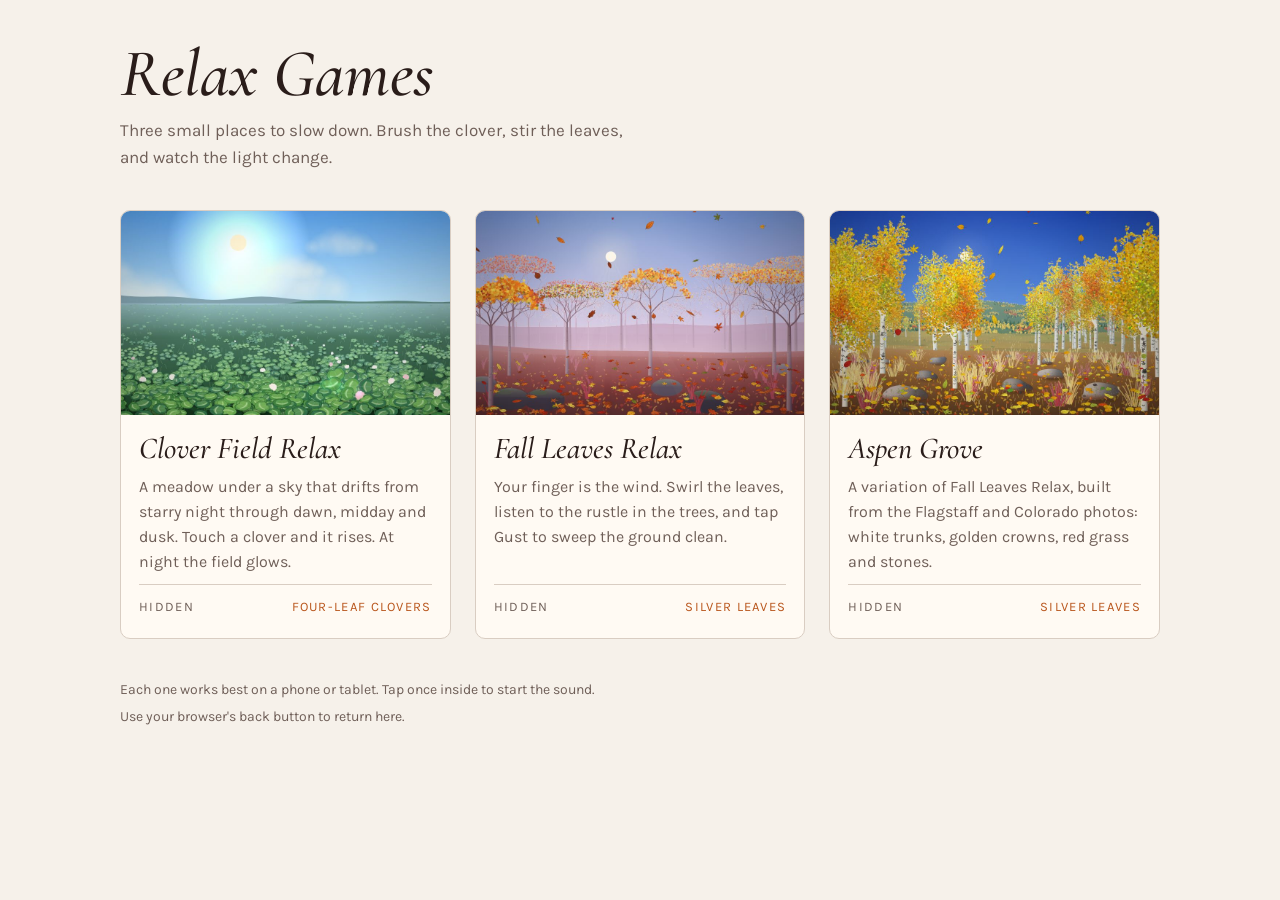
<file: index.html>
<!doctype html>
<html lang="en"><head><meta name="robots" content="noindex, nofollow"><meta name="theme-color" content="#140d12"><meta name="mobile-web-app-capable" content="yes"><meta name="apple-mobile-web-app-capable" content="yes"><meta name="apple-mobile-web-app-title" content="Relax Games"><meta name="apple-mobile-web-app-status-bar-style" content="black"><link rel="manifest" href="manifest.webmanifest"><link rel="apple-touch-icon" href="apple-touch-icon.png"><link rel="icon" type="image/png" href="icon-192.png"><link rel="stylesheet" href="fonts.css"><meta charset="utf-8"><meta name="viewport" content="width=device-width,initial-scale=1,viewport-fit=cover">
<style>body{margin:0}img{max-width:100%}</style>
<title>Relax Games</title>
<style>
/* Layout: a quiet header, then three equal cards, each a window onto one scene (picture, name, what to do, what to find). Dark ground so the scenes glow; light theme is a warm paper version. */
:root {
  --bg: #f6f1ea;
  --fg: #2a1d1a;
  --dim: #6f5f58;
  --line: #d9cdc2;
  --card: #fffaf3;
  --accent: #b8541a;
  --display: 'Cormorant Garamond', Georgia, 'Times New Roman', serif;
  --body: 'Karla', system-ui, -apple-system, 'Segoe UI', sans-serif;
}
@media (prefers-color-scheme: dark) {
  :root:not([data-theme="light"]) {
    --bg: #140d12; --fg: #f8ecda; --dim: #b9a99a; --line: #3a2a2c; --card: #1d1317; --accent: #ffb45e; color-scheme: dark;
  }
}
:root[data-theme="dark"] {
  --bg: #140d12; --fg: #f8ecda; --dim: #b9a99a; --line: #3a2a2c; --card: #1d1317; --accent: #ffb45e; color-scheme: dark;
}
body { background: var(--bg); color: var(--fg); font-family: var(--body); font-size: 16px; line-height: 1.55; padding-inline: 20px; padding-block: 40px 56px; }
.wrap { max-width: 1040px; margin-inline: auto; display: flex; flex-direction: column; gap: 40px; }
header { display: flex; flex-direction: column; gap: 10px; max-width: 34rem; }
h1 { margin: 0; font-family: var(--display); font-style: italic; font-weight: 500; font-size: clamp(2.6rem, 9vw, 4.2rem); line-height: 1; text-wrap: balance; }
header p { margin: 0; color: var(--dim); font-size: 17px; max-width: 32rem; }
.grid { display: grid; grid-template-columns: repeat(auto-fit, minmax(min(100%, 290px), 1fr)); gap: 24px; }
.card { display: flex; flex-direction: column; min-width: 0; background: var(--card); border: 1px solid var(--line); border-radius: 10px; overflow: hidden; color: inherit; text-decoration: none; transition: transform .2s ease, border-color .2s ease; }
.card:hover { transform: translateY(-3px); border-color: var(--accent); }
.card:focus-visible { outline: 2px solid var(--accent); outline-offset: 3px; }
.card img { display: block; width: 100%; height: auto; aspect-ratio: 900 / 560; object-fit: cover; background: var(--line); }
.body { display: flex; flex-direction: column; gap: 10px; padding: 18px 18px 20px; flex: 1; }
h2 { margin: 0; font-family: var(--display); font-style: italic; font-weight: 500; font-size: 1.9rem; line-height: 1.05; }
.body p { margin: 0; color: var(--dim); }
.find { margin-top: auto; padding-top: 12px; display: flex; justify-content: space-between; gap: 12px; align-items: baseline; border-top: 1px solid var(--line); font-size: 13px; letter-spacing: .1em; text-transform: uppercase; }
.find span:first-child { color: var(--dim); }
.find span:last-child { color: var(--accent); white-space: nowrap; }
footer { color: var(--dim); font-size: 14px; max-width: 40rem; display: flex; flex-direction: column; gap: 6px; }
footer p { margin: 0; }
@media (prefers-reduced-motion: reduce) { .card { transition: none; } .card:hover { transform: none; } }
</style>

</head>
<body>
<div class="wrap">
  <header>
    <h1>Relax Games</h1>
    <p>Three small places to slow down. Brush the clover, stir the leaves, and watch the light change.</p>
  </header>

  <main class="grid">
    <a class="card" href="clover.html">
      <img src="thumbs/clover.jpg" alt="A clover meadow under a pale blue morning sky" width="900" height="560">
      <div class="body">
        <h2>Clover Field Relax</h2>
        <p>A meadow under a sky that drifts from starry night through dawn, midday and dusk. Touch a clover and it rises. At night the field glows.</p>
        <div class="find"><span>Hidden</span><span>Four-leaf clovers</span></div>
      </div>
    </a>

    <a class="card" href="fall.html">
      <img src="thumbs/fall.jpg" alt="An autumn forest in soft morning mist with falling leaves" width="900" height="560">
      <div class="body">
        <h2>Fall Leaves Relax</h2>
        <p>Your finger is the wind. Swirl the leaves, listen to the rustle in the trees, and tap Gust to sweep the ground clean.</p>
        <div class="find"><span>Hidden</span><span>Silver leaves</span></div>
      </div>
    </a>

    <a class="card" href="aspen.html">
      <img src="thumbs/aspen.jpg" alt="A grove of white aspen trees with golden leaves under a deep blue sky" width="900" height="560">
      <div class="body">
        <h2>Aspen Grove</h2>
        <p>A variation of Fall Leaves Relax, built from the Flagstaff and Colorado photos: white trunks, golden crowns, red grass and stones.</p>
        <div class="find"><span>Hidden</span><span>Silver leaves</span></div>
      </div>
    </a>
  </main>

  <footer>
    <p>Each one works best on a phone or tablet. Tap once inside to start the sound.</p>
    <p>Use your browser's back button to return here.</p>
  </footer>
</div>
<script>try{if("serviceWorker" in navigator)window.addEventListener("load",function(){navigator.serviceWorker.register("sw.js").catch(function(){})})}catch(e){}</script></body></html>
</file>
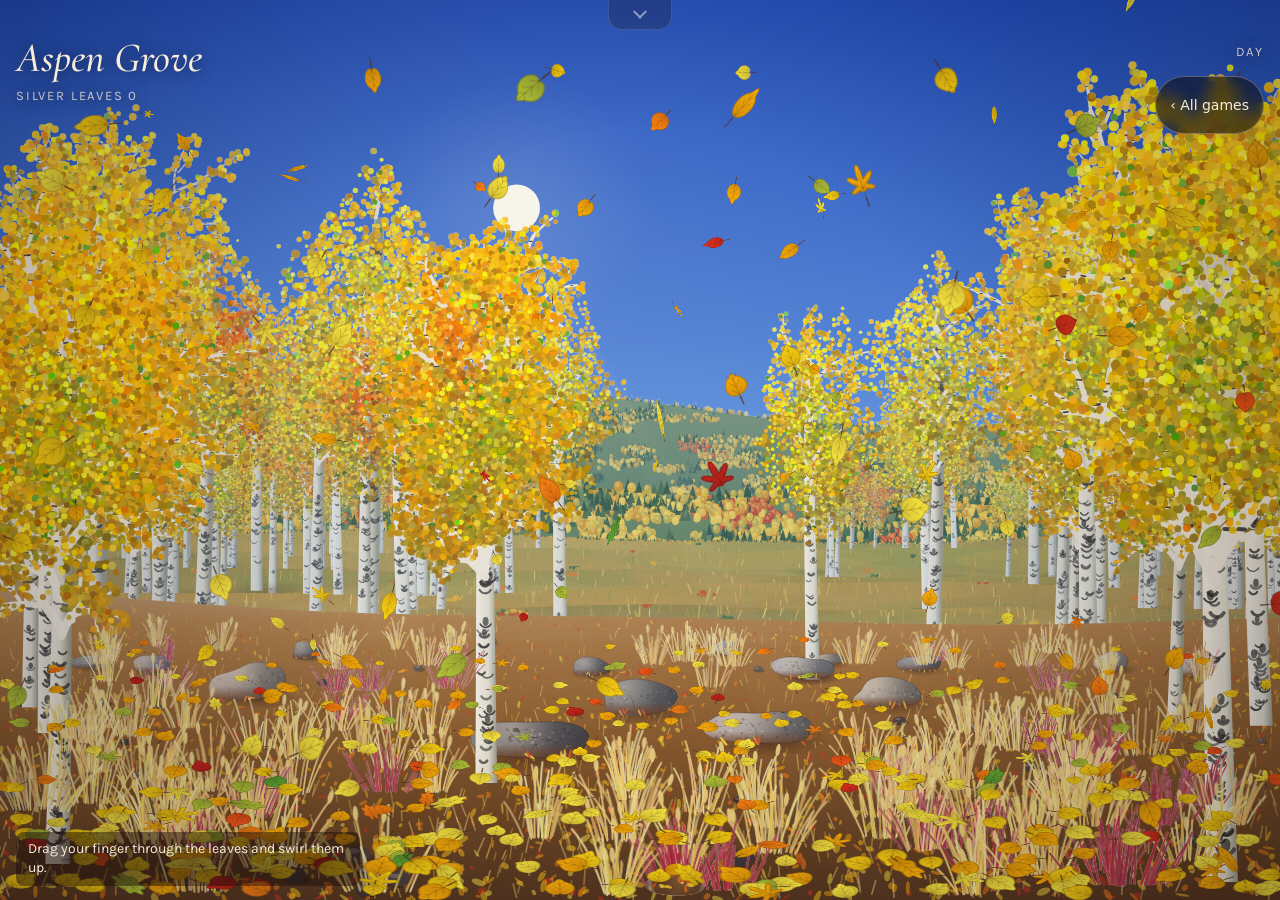
<file: aspen.html>
<!doctype html><html><head><meta name="robots" content="noindex, nofollow"><meta name="theme-color" content="#140d12"><meta name="mobile-web-app-capable" content="yes"><meta name="apple-mobile-web-app-capable" content="yes"><meta name="apple-mobile-web-app-title" content="Relax Games"><meta name="apple-mobile-web-app-status-bar-style" content="black"><link rel="manifest" href="manifest.webmanifest"><link rel="apple-touch-icon" href="apple-touch-icon.png"><link rel="icon" type="image/png" href="icon-192.png"><link rel="stylesheet" href="fonts.css"><meta charset=utf8><meta name=viewport content="width=device-width,initial-scale=1,viewport-fit=cover"><style>:root{color-scheme:light;box-sizing:border-box;padding-top:env(safe-area-inset-top,0px);padding-bottom:env(safe-area-inset-bottom,0px)}html{scroll-padding-top:env(safe-area-inset-top,0px)}body{margin:0;padding:0;font:14px -apple-system,BlinkMacSystemFont,sans-serif;background:#faf9f5;color:#141413}img{max-width:100%}[hidden]:not([hidden=until-found i]){display:none!important}</style></head><body>
<title>Fall Leaves: Aspen Grove</title>
<style>
/* Layout: one full-bleed canvas (sky, layered autumn forest, ground, leaves), a quiet title and time-of-day readout on top, a hint and a collapsible controls menu at the bottom. Single look by choice: the canvas is the palette. */
:root {
  --night: #140d12;
  --paper: #f8ecda;
  --dim: rgba(248,236,218,.78);
  --glass: rgba(26,12,10,.46);
  --edge: rgba(248,236,218,.26);
  --ember: #ffb45e;
  --display: 'Cormorant Garamond', Georgia, 'Times New Roman', serif;
  --body: 'Karla', system-ui, -apple-system, 'Segoe UI', sans-serif;
  color-scheme: dark;
}
html, body { height: 100%; }
body { margin: 0; background: var(--night); color: var(--paper); font-family: var(--body); font-size: 15px; overflow: hidden; -webkit-user-select: none; user-select: none; -webkit-tap-highlight-color: transparent; }
#stage { position: relative; width: 100%; height: 100%; }
canvas { position: absolute; inset: 0; width: 100%; height: 100%; display: block; touch-action: none; background: var(--night); }
.hud { position: absolute; left: 0; right: 0; display: flex; justify-content: space-between; align-items: flex-start; gap: 10px 20px; padding: 14px 16px; pointer-events: none; text-shadow: 0 1px 14px rgba(0,0,0,.55); box-sizing: border-box; }
.hud.top { top: 0; padding-top: 38px; }
.hud.bot { bottom: 0; align-items: flex-end; flex-wrap: nowrap; padding-bottom: calc(14px + env(safe-area-inset-bottom, 0px)); }
h1 { margin: 0; font-family: var(--display); font-style: italic; font-weight: 500; font-size: clamp(1.7rem, 5.5vw, 2.6rem); line-height: 1; text-wrap: balance; }
#count { margin-top: 8px; font-size: 13px; letter-spacing: .14em; text-transform: uppercase; color: var(--dim); transition: color .4s ease, transform .4s ease; transform-origin: left center; font-variant-numeric: tabular-nums; }
#count.pulse { color: var(--ember); transform: scale(1.12); }
#when { font-size: 13px; letter-spacing: .14em; text-transform: uppercase; color: var(--dim); padding-top: 6px; white-space: nowrap; }
#hint { margin: 0; min-width: 0; max-width: 20rem; padding: 8px 12px; background: var(--glass); border-radius: 8px; color: var(--paper); text-shadow: none; font-size: 14px; line-height: 1.35; transition: opacity 1.2s ease; }
#hint.gone { opacity: 0; }
.dock { position: absolute; top: 0; left: 50%; transform: translateX(-50%); z-index: 5; pointer-events: auto; } /* a small tab hanging from the top centre, out of the way of the leaves */
#menu { display: flex; align-items: center; justify-content: center; min-height: 30px; padding: 2px 26px 5px; background: var(--glass); color: var(--paper); border: 1px solid var(--edge); border-top: 0; border-radius: 0 0 14px 14px; font: 500 14px var(--body); cursor: pointer; backdrop-filter: blur(8px); -webkit-backdrop-filter: blur(8px); opacity: .5; transition: opacity .25s ease; }
#menu .tl { display: none; }
#menu:hover, #menu[aria-expanded="true"], #menu:focus-visible { opacity: 1; }
#menu .chev { display: inline-block; width: 8px; height: 8px; border-right: 2px solid currentColor; border-top: 2px solid currentColor; transform: rotate(135deg) translate(-1px, 1px); transition: transform .2s ease; }
#menu[aria-expanded="true"] .chev { transform: rotate(-45deg) translate(-1px, 1px); }
.ctl { position: absolute; left: 50%; top: calc(100% + 8px); transform: translateX(-50%); max-height: calc(100vh - 56px); overflow-y: auto; width: min(calc(100vw - 32px), 360px); display: flex; flex-direction: column; gap: 14px; padding: 14px; background: var(--glass); border: 1px solid var(--edge); border-radius: 12px; backdrop-filter: blur(10px); -webkit-backdrop-filter: blur(10px); text-shadow: none; box-sizing: border-box; }
.field { display: flex; flex-direction: column; gap: 6px; min-width: 0; }
.field label { font-size: 12px; letter-spacing: .12em; text-transform: uppercase; color: var(--dim); }
input[type=range] { width: 100%; margin: 0; accent-color: var(--ember); min-height: 28px; }
.btns { display: flex; flex-wrap: wrap; gap: 8px; }
.btns button { flex: 1 1 calc(50% - 4px); min-width: 0; min-height: 44px; padding: 8px 6px; background: rgba(248,236,218,.1); color: var(--paper); border: 1px solid var(--edge); border-radius: 8px; font: 500 14px var(--body); cursor: pointer; }
.btns button[aria-pressed="true"] { background: rgba(255,180,94,.22); border-color: var(--ember); }
.ctl[hidden] { display: none; }
button:focus-visible, input:focus-visible { outline: 2px solid var(--ember); outline-offset: 2px; }
</style>
<style>
#homeLink{position:fixed;z-index:4;top:calc(76px + env(safe-area-inset-top,0px));right:16px;display:flex;align-items:center;gap:6px;min-height:40px;padding:8px 14px;border-radius:999px;background:rgba(10,8,14,.55);color:#f8ecda;border:1px solid rgba(248,236,218,.3);font:500 14px system-ui,-apple-system,'Segoe UI',sans-serif;text-decoration:none;backdrop-filter:blur(8px);-webkit-backdrop-filter:blur(8px);pointer-events:auto}
#homeLink:hover{border-color:#f8ecda}
#homeLink:focus-visible{outline:2px solid #ffb45e;outline-offset:2px}
</style>
<a id="homeLink" href="index.html" aria-label="Back to all games">&#8249; All games</a>
<div id="stage">
  <canvas id="c" aria-label="Autumn forest with falling leaves. Drag a finger or the mouse to blow the leaves around."></canvas>
  <div class="hud top"><div class="brand"><h1>Aspen Grove</h1><div id="count" aria-live="polite">Silver leaves 0</div></div><div id="when" aria-live="off">Day</div></div>
  <div class="hud bot">
    <p id="hint">Drag your finger through the leaves and swirl them up.</p>
  </div>
  <div class="dock">
      <div id="ctl" class="ctl" hidden>
        <div class="field"><label for="sky">Time of day</label><input id="sky" type="range" min="0" max="999" value="170"></div>
        <div class="field"><label for="vol">Volume</label><input id="vol" type="range" min="0" max="100" value="40"></div>
        <div class="btns">
          <button id="gust" type="button">Gust</button>
          <button id="drift" type="button" aria-pressed="true">Sky drift</button>
          <button id="snd" type="button" aria-pressed="true">Sound</button>
          <button id="chm" type="button" aria-pressed="true">Chimes</button>
          <button id="nsd" type="button" aria-pressed="true">Nature sounds</button>
          <button id="sur" type="button" aria-pressed="true">Surprise gusts</button>
        </div>
      </div>
      <button id="menu" type="button" aria-expanded="false" aria-controls="ctl" aria-label="Controls" title="Controls"><span class="tl">Controls</span><span class="chev" aria-hidden="true"></span></button>
  </div>
</div>

<script>
(function () {
  'use strict';
  var cv = document.getElementById('c'), ctx = cv.getContext('2d');
  var scene = document.createElement('canvas'), sctx = scene.getContext('2d');
  var tinted = document.createElement('canvas'), tctx = tinted.getContext('2d');
  var W = 0, H = 0, DPR = 1, S = 1, groundTop = 0;

  function clamp(v, a, b) { return v < a ? a : v > b ? b : v; }
  function lerp(a, b, t) { return a + (b - a) * t; }
  function sm(t) { return t * t * (3 - 2 * t); }
  function mix3(a, b, t) { return [lerp(a[0], b[0], t), lerp(a[1], b[1], t), lerp(a[2], b[2], t)]; }
  function css(c, a) { return 'rgba(' + (c[0] | 0) + ',' + (c[1] | 0) + ',' + (c[2] | 0) + ',' + (a == null ? 1 : a) + ')'; }
  function mulberry32(a) { return function () { a |= 0; a = a + 0x6D2B79F5 | 0; var t = Math.imul(a ^ a >>> 15, 1 | a); t = t + Math.imul(t ^ t >>> 7, 61 | t) ^ t; return ((t ^ t >>> 14) >>> 0) / 4294967296; }; }

  /* ---------- sky keyframes ---------- */
  var KEYS = [
    { n: 'Dawn', top: [58, 100, 200], bot: [186, 214, 242], tint: [0.97, 0.94, 0.94], sun: [255, 230, 190], glow: 0.3, stars: 0 },
    { n: 'Day',  top: [24, 70, 184], bot: [112, 172, 236], tint: [1, 1, 0.98],       sun: [255, 250, 232], glow: 0.18, stars: 0 },
    { n: 'Sunset',  top: [78, 64, 132],  bot: [255, 150, 100],  tint: [1, 0.70, 0.50],       sun: [255, 156, 76],  glow: 0.95, stars: 0.05 },
    { n: 'Night',    top: [4, 10, 38],    bot: [24, 46, 104],   tint: [0.40, 0.52, 0.86],    sun: [200, 222, 255], glow: 0.12, stars: 1 }
  ];
  function sat(c, k) { var l = 0.3 * c[0] + 0.59 * c[1] + 0.11 * c[2]; return [clamp(l + (c[0] - l) * k, 0, 255), clamp(l + (c[1] - l) * k, 0, 255), clamp(l + (c[2] - l) * k, 0, 255)]; }
  function skyAt(t) {
    var p = t * 4, i = Math.floor(p) % 4, f0 = p - Math.floor(p), f = sm(f0), a = KEYS[i], b = KEYS[(i + 1) % 4], ft = f, fb = f, fn = f;
    if (i === 2) { ft = sm(clamp(f0 * 1.3, 0, 1)); fb = Math.pow(f, 1.35); fn = Math.pow(f, 1.5); } // sunset to dusk: the upper sky cools first, the horizon glow and the light on the trees linger
    var top = mix3(a.top, b.top, ft), bot = mix3(a.bot, b.bot, fb), w = (i === 1 || i === 2) ? 4 * f0 * (1 - f0) : 0;
    return { top: top, bot: bot, mid: sat(mix3(top, bot, 0.5), 1 + 0.8 * w), tint: mix3(a.tint, b.tint, fn), sun: mix3(a.sun, b.sun, f), glow: lerp(a.glow, b.glow, f), stars: lerp(a.stars, b.stars, f) };
  }

  /* ---------- state ---------- */
  var T = 0.17, builtT = -1, builtTn = null, autoDrift = true, muted = false, windK = 1;
  var reduce = false; try { reduce = window.matchMedia('(prefers-reduced-motion: reduce)').matches; } catch (e) {}
  if (reduce) autoDrift = false;
  var SHIMMER = false, motion = !reduce, CROWNS = [], GR = [], GL = [], MOUNDS = [], mbx = 0, mby = 0, mound = document.createElement('canvas'), mctx = mound.getContext('2d'), moundT = document.createElement('canvas'); // live motion: swaying grass and quaking leaf glints (the Motion button turns both off)
  var stars = [];
  var silverCount = 0, silverT = 8, rings = [], sparks = [], sprS = [], leaves = [], spawnT = 0, maxLeaves = 1000, night = 0, glowSpr = [];
  var ptr = { x: 0, y: 0, in: false, down: false, last: -10 };
  var pv = { x: 0, y: 0 }, spin = 1, wamp = 0;
  var gust = null, lastInteract = 0, surpriseOn = true, nextSurprise = 0;

  /* ---------- palette and leaf sprites ---------- */
  var PAL = [[255, 204, 20], [255, 170, 10], [255, 128, 20], [238, 86, 24], [214, 48, 30], [255, 226, 64], [92, 164, 52], [190, 36, 28], [172, 190, 56]];
  var PALW = [26, 27, 4.5, 3, 2.5, 26, 1.5, 1.5, 8]; // falling leaves follow the canopy's mix: mostly yellow and gold, some yellow-green, a little orange and red
  function pickC() { var t = 0, i; for (i = 0; i < PALW.length; i++) t += PALW[i]; var r = Math.random() * t; for (i = 0; i < PALW.length; i++) { r -= PALW[i]; if (r <= 0) return i; } return 0; }
  function pickK() { var r = Math.random(); return r < 0.08 ? 0 : r < 0.12 ? 1 : r < 0.15 ? 3 : r < 0.43 ? 2 : r < 0.72 ? 4 : 5; }

  function wrapDeg(d) { while (d > 180) d -= 360; while (d < -180) d += 360; return d; }
  var MAPLE = [[-90, 1], [-142, 0.8], [-38, 0.8], [-198, 0.55], [18, 0.55]];
  function polyFor(k) {
    var pts = [], a, th, r, x, y, i;
    for (a = 0; a < 360; a += (k === 0 ? 4 : 6)) {
      th = a * Math.PI / 180;
      if (k === 0) {
        r = 0.34;
        for (i = 0; i < MAPLE.length; i++) { var dd = wrapDeg(a - MAPLE[i][0]); r += MAPLE[i][1] * Math.exp(-(dd / 15) * (dd / 15)); }
        x = Math.cos(th) * r * 0.74; y = Math.sin(th) * r * 0.74;
      } else if (k === 1) {
        var m = 1 + 0.16 * Math.sin(7 * th);
        x = 0.42 * Math.cos(th) * m; y = (0.88 * Math.sin(th) - 0.04) * m;
      } else if (k === 2) {
        var tp = 1 + 0.45 * Math.exp(-Math.pow(wrapDeg(a + 90) / 14, 2));
        x = 0.6 * Math.cos(th) * tp; y = (0.55 * Math.sin(th) - 0.1) * tp;
      } else if (k === 4) {
        var hm = (1 + 0.32 * Math.exp(-Math.pow(wrapDeg(a + 90) / 15, 2))) * (1 - 0.2 * Math.exp(-Math.pow(wrapDeg(a - 90) / 16, 2))) * (1 + 0.03 * Math.sin(30 * th));
        x = 0.58 * Math.cos(th) * hm; y = (0.54 * Math.sin(th) - 0.06) * hm;
      } else if (k === 5) {
        var rm = (1 + 0.22 * Math.exp(-Math.pow(wrapDeg(a + 90) / 10, 2))) * (1 + 0.05 * Math.sin(3 * th + 0.6)) * (1 + 0.025 * Math.sin(26 * th));
        x = 0.54 * Math.cos(th) * rm; y = (0.5 * Math.sin(th) - 0.04) * rm;
      } else {
        var tb = (1 + 0.25 * Math.exp(-Math.pow(wrapDeg(a + 90) / 16, 2))) * (1 + 0.045 * Math.sin(24 * th));
        x = 0.4 * Math.cos(th) * tb; y = 0.75 * Math.sin(th) * tb;
      }
      pts.push([x, y]);
    }
    return pts;
  }
  var POLYS = [polyFor(0), polyFor(1), polyFor(2), polyFor(3), polyFor(4), polyFor(5)];
  var spr = [];
  function tintc(c, tn, m) { return [clamp(c[0] * tn[0] * m, 0, 255), clamp(c[1] * tn[1] * m, 0, 255), clamp(c[2] * tn[2] * m, 0, 255)]; }
  function genSprites(tn) {
    for (var k = 0; k < 6; k++) {
      spr[k] = spr[k] || [];
      for (var ci = 0; ci < PAL.length; ci++) {
        var cnv = spr[k][ci] || (spr[k][ci] = document.createElement('canvas'));
        if (cnv.width !== 64) { cnv.width = 64; cnv.height = 64; }
        var c = cnv.getContext('2d');
        c.setTransform(1, 0, 0, 1, 0, 0); c.clearRect(0, 0, 64, 64);
        c.translate(32, 34); c.scale(25, 25);
        var pts = POLYS[k];
        var g = c.createLinearGradient(0, -1, 0, 1);
        g.addColorStop(0, css(tintc(PAL[ci], tn, 1.08)));
        g.addColorStop(1, css(tintc(PAL[ci], tn, 0.8)));
        c.beginPath();
        for (var i = 0; i < pts.length; i++) { if (i) c.lineTo(pts[i][0], pts[i][1]); else c.moveTo(pts[i][0], pts[i][1]); }
        c.closePath();
        c.fillStyle = g; c.fill();
        c.lineJoin = 'round'; c.lineWidth = 0.05; c.strokeStyle = css(tintc(PAL[ci], tn, 0.74)); c.stroke();
        c.strokeStyle = css(tintc([70, 24, 12], tn, 1), 0.32); c.lineWidth = 0.035; c.lineCap = 'round';
        c.beginPath(); c.moveTo(0, 0.78); c.lineTo(0, -0.72);
        if (k === 0) {
          for (var j = 1; j < MAPLE.length; j++) { var ang = MAPLE[j][0] * Math.PI / 180; c.moveTo(0, 0.1); c.lineTo(Math.cos(ang) * MAPLE[j][1] * 0.62, Math.sin(ang) * MAPLE[j][1] * 0.62 + 0.1); }
        } else {
          for (var s = -1; s <= 1; s += 2) for (var q = 0; q < 3; q++) { c.moveTo(0, 0.4 - q * 0.38); c.lineTo(s * 0.28, 0.1 - q * 0.38); }
        }
        c.stroke();
        c.strokeStyle = css(tintc([84, 52, 30], tn, 1), 0.9); c.lineWidth = 0.06;
        c.beginPath(); c.moveTo(0, 0.55); c.lineTo(0, 0.98); c.stroke();
      }
    }
  }

  function genSilver(tn) {
    var t2 = [Math.pow(tn[0], 0.45), Math.pow(tn[1], 0.45), Math.pow(tn[2], 0.45)], SIL = [204, 214, 232];
    for (var k = 0; k < 6; k++) {
      var cnv = sprS[k] || (sprS[k] = document.createElement('canvas'));
      if (cnv.width !== 64) { cnv.width = 64; cnv.height = 64; }
      var c = cnv.getContext('2d'), pts = POLYS[k], i;
      c.setTransform(1, 0, 0, 1, 0, 0); c.clearRect(0, 0, 64, 64);
      c.translate(32, 34); c.scale(25, 25);
      var g = c.createLinearGradient(-0.6, -1, 0.6, 1);
      g.addColorStop(0, css(tintc(SIL, t2, 1.12))); g.addColorStop(0.5, css(tintc([232, 238, 248], t2, 1))); g.addColorStop(1, css(tintc(SIL, t2, 0.8)));
      c.beginPath();
      for (i = 0; i < pts.length; i++) { if (i) c.lineTo(pts[i][0], pts[i][1]); else c.moveTo(pts[i][0], pts[i][1]); }
      c.closePath(); c.fillStyle = g; c.fill();
      c.lineJoin = 'round'; c.lineWidth = 0.05; c.strokeStyle = css(tintc([120, 132, 166], t2, 1)); c.stroke();
      c.strokeStyle = css(tintc([110, 122, 156], t2, 1), 0.5); c.lineWidth = 0.035; c.lineCap = 'round';
      c.beginPath(); c.moveTo(0, 0.78); c.lineTo(0, -0.72);
      for (var sd = -1; sd <= 1; sd += 2) for (var q = 0; q < 3; q++) { c.moveTo(0, 0.4 - q * 0.38); c.lineTo(sd * 0.28, 0.1 - q * 0.38); }
      c.stroke();
      c.strokeStyle = css(tintc([130, 138, 160], t2, 1), 0.9); c.lineWidth = 0.06;
      c.beginPath(); c.moveTo(0, 0.55); c.lineTo(0, 0.98); c.stroke();
    }
  }
  function genGlow() {
    for (var ci = 0; ci < PAL.length; ci++) {
      var cnv = document.createElement('canvas'); cnv.width = cnv.height = 64;
      var c = cnv.getContext('2d'), col = mix3(PAL[ci], [255, 232, 170], 0.55);
      var g = c.createRadialGradient(32, 32, 0, 32, 32, 32);
      g.addColorStop(0, css(col, 0.95)); g.addColorStop(0.3, css(col, 0.4)); g.addColorStop(1, css(col, 0));
      c.fillStyle = g; c.fillRect(0, 0, 64, 64); glowSpr[ci] = cnv;
    }
  }
  genGlow();

  /* ---------- baked forest scene ---------- */
  var HAZE = [150, 178, 214], TRK = [];
  function mixc(a, b, t) { return mix3(a, b, t); }
  function ridge(c, base, amp, col, r, skip) {
    var p1 = r() * 6, p2 = r() * 6, p3 = r() * 6;
    if (skip) return;
    c.fillStyle = css(col); c.beginPath(); c.moveTo(0, H);
    for (var x = 0; x <= W + 8; x += 8) {
      var u = x / W;
      c.lineTo(x, base - amp * (0.5 + 0.28 * Math.sin(u * 4 + p1) + 0.16 * Math.sin(u * 9 + p2) + 0.06 * Math.sin(u * 19 + p3)));
    }
    c.lineTo(W, H); c.closePath(); c.fill();
  }
  function fog(c, a) {
    c.globalCompositeOperation = 'source-atop';
    var g = c.createLinearGradient(0, H * 0.25, 0, H * 0.85);
    a *= 0.1; g.addColorStop(0, css(HAZE, a * 0.55)); g.addColorStop(0.55, css(HAZE, a)); g.addColorStop(1, css(HAZE, a * 0.55));
    c.fillStyle = g; c.fillRect(0, 0, W, H); c.globalCompositeOperation = 'source-over';
  }
  function fork(c, x, y, a, len, w, lvl, r, tips, spreadAng) {
    var ex = x + Math.sin(a) * len, ey = y - Math.cos(a) * len;
    var mx = (x + ex) / 2 + Math.cos(a) * len * 0.36 * (r() - 0.5), my = (y + ey) / 2 + Math.sin(a) * len * 0.36 * (r() - 0.5);
    c.lineWidth = Math.max(0.6, w); c.beginPath(); c.moveTo(x, y); c.quadraticCurveTo(mx, my, ex, ey); c.stroke();
    if (lvl <= 0) { tips.push(ex, ey); return; }
    var n = 2 + (r() < 0.25 ? 1 : 0);
    for (var i = 0; i < n; i++) {
      var na = a * 0.8 + (i / (n - 1) - 0.5) * 2 * spreadAng * (0.7 + r() * 0.5);
      fork(c, ex, ey, clamp(na, -1.5, 1.5), len * (0.66 + r() * 0.1), w * 0.66, lvl - 1, r, tips, spreadAng);
    }
  }
  function tree(c, x, by, th, depth, r, dome) {
    var hf = (1 - depth) * 0.26, i;
    function hz(col) { return mixc(col, HAZE, hf); }
    th *= 1.72;
    var tw = Math.max(1.3, th * 0.022), lean = (r() - 0.5) * th * 0.05, top = by - th;
    var tg = c.createLinearGradient(x - tw, 0, x + tw, 0);
    tg.addColorStop(0, css(hz([246, 240, 228]))); tg.addColorStop(0.6, css(hz([226, 222, 208]))); tg.addColorStop(1, css(hz([150, 150, 134])));
    c.fillStyle = tg; c.beginPath(); c.moveTo(x - tw, by);
    c.quadraticCurveTo(x - tw * 0.8 + lean, by - th * 0.5, x - tw * 0.5 + lean * 1.4, top); c.lineTo(x + tw * 0.5 + lean * 1.4, top);
    c.quadraticCurveTo(x + tw * 0.8 + lean, by - th * 0.5, x + tw, by); c.closePath(); c.fill();
    function tx(t) { return x + lean * 1.4 * t * (2 - t) * 0.7; }
    if (tw > 1.6) {
      c.lineCap = 'round';
      var nm = Math.min(60, Math.floor(th / 7));
      for (i = 0; i < nm; i++) {
        var t = 0.04 + r() * 0.9, my = by - t * th, w = tw * (0.5 + r() * 0.5), cx = tx(t) + (r() - 0.5) * tw * 0.8;
        c.strokeStyle = css(hz([46, 42, 40]), 0.55 + r() * 0.35); c.lineWidth = Math.max(0.8, tw * (0.12 + r() * 0.16));
        c.beginPath(); c.arc(cx, my, w * 0.6, 0.15 * Math.PI, 0.85 * Math.PI); c.stroke();
        if (r() < 0.3) { c.fillStyle = css(hz([40, 36, 34]), 0.7); c.beginPath(); c.ellipse(cx, my, w * 0.3, w * 0.45, 0, 0, 6.283); c.fill(); }
      }
    }
    var base = [0, 0, 1, 1, 2, 3][Math.floor(r() * 6)], ph = r() * 6.283;
    function col(dark) {
      var q0 = r(), idx = q0 < 0.035 ? 6 : q0 < 0.2 ? Math.floor(r() * 5) : clamp(base + Math.floor(r() * 3) - 1, 0, 4);
      return hz([PAL[idx][0] * dark, PAL[idx][1] * dark, PAL[idx][2] * dark]);
    }
    var ccx = tx(0.82) + (r() - 0.5) * th * 0.04, rx = th * (depth > 0.6 ? 0.125 : 0.17) * (1 + r() * 0.3), ry = th * (0.28 + r() * 0.05), ccy = by - th * 0.8 + ry * 0.05;
    if (c === sctx) CROWNS.push({ x: ccx, y: ccy, rx: rx, ry: ry, d: depth });
    var dr = Math.max(0.9, th * 0.0052), area = rx * ry * 3.14, n = clamp(Math.round(area / (dr * dr * 2.4)), 120, 7000);
    var GRY = [172, 190, 56], YEL = [255, 214, 44], GLD = [255, 176, 18], ORG = [255, 120, 22], RED = [214, 46, 30], GRN = [96, 168, 54];
    var blob = r() < 0.5 ? { x: ccx + (r() - 0.5) * rx * 1.1, y: ccy + (r() - 0.55) * ry * 0.9, rad: rx * (0.6 + r() * 0.4), hot: r() < 0.7 } : null, tone = r();
    function pc(px, py, dk) {
      var nx = (px - ccx) / rx, ny = (py - ccy) / ry, d = Math.sqrt(nx * nx + ny * ny), inner = clamp(1.05 - d + ny * 0.35, 0, 1);
      inner = inner * inner * (3 - 2 * inner);
      var cc = mix3(mix3(GLD, YEL, clamp(tone * 0.7 + (r() - 0.5) * 0.5, 0, 1)), GRY, inner * 0.85);
      if (blob) { var bdx = px - blob.x, bdy = (py - blob.y) * 0.62, bd = Math.sqrt(bdx * bdx + bdy * bdy) * (1 + 0.28 * Math.sin(4 * Math.atan2(bdy, bdx) + ph)), bw = clamp(1 - bd / blob.rad, 0, 1); bw = Math.min(0.9, Math.pow(bw, 0.8) * (0.55 + 0.6 * r())); if (bw > 0) cc = mix3(cc, mix3(ORG, RED, blob.hot ? 0.9 : 0.3), bw); }
      var cl = Math.sin(px * 0.19 + ph) * Math.sin(py * 0.23 + ph * 1.7) + 0.6 * Math.sin(px * 0.071 - py * 0.057 + ph * 2.3);
      var tgt = cl > 0.45 ? GLD : cl < -0.45 ? GRY : r() < 0.5 ? YEL : ORG;
      cc = mix3(cc, tgt, clamp(Math.abs(cl) * 0.3 + (r() - 0.3) * 0.45, 0, 0.6));
      var q1 = r();
      if (q1 < 0.02) cc = GRN; else if (q1 < 0.06) cc = mix3(cc, [210, 112, 24], 0.7); else if (q1 < 0.12) cc = mix3(cc, [255, 236, 110], 0.6);
      dk *= 0.84 + 0.32 * r();
      if (r() < 0.32) { var lum = cc[0] * 0.3 + cc[1] * 0.59 + cc[2] * 0.11, sat = 1.3 + r() * 0.35; cc = [clamp(lum + (cc[0] - lum) * sat, 0, 255), clamp(lum + (cc[1] - lum) * sat, 0, 255), clamp(lum + (cc[2] - lum) * sat, 0, 255)]; dk *= 1.1; }
      return hz([clamp(cc[0] * dk, 0, 255), clamp(cc[1] * dk, 0, 255), clamp(cc[2] * dk, 0, 255)]);
    }
    function crown(count, dk, rad0, yshift, alpha, sz) {
      for (var j = 0; j < count; j++) {
        var an = r() * 6.283, rd = Math.sqrt(r()), edge = 1 + 0.16 * Math.sin(5 * an + ph) + 0.08 * Math.sin(11 * an + ph * 2);
        if (rd * rd > r() * 1.3 / edge) continue;
        var px = ccx + Math.cos(an) * rd * rx * edge, py = ccy + Math.sin(an) * rd * ry * edge;
        var lit = clamp(0.5 - (Math.sin(an) * rd * 0.5) - (Math.cos(an) * rd * 0.25) + yshift, 0, 1);
        c.fillStyle = css(pc(px, py, dk + 0.34 * lit), alpha);
        c.beginPath(); c.arc(px, py, dr * sz * (0.7 + r() * 0.7), 0, 6.283); c.fill();
      }
    }
    crown(Math.round(n * 0.32), 0.62, 1, -0.05, 0.95, 1.4);
    c.strokeStyle = css(hz([168, 150, 130]), 0.9); c.lineCap = 'round';
    var lpts = [], near = depth > 0.6, nb = near ? 15 + Math.floor(r() * 5) : 8 + Math.floor(r() * 4);
    function limb(x0, y0, an, len, w, lv, dark) {
      var bend = (r() - 0.5) * len * 0.35, ex = x0 + Math.sin(an) * len, ey = y0 - Math.cos(an) * len, mx = (x0 + ex) / 2 + bend, my = (y0 + ey) / 2 - len * 0.12;
      c.strokeStyle = css(hz(dark ? [222, 216, 202] : [240, 234, 222]), 0.97);
      c.lineWidth = Math.max(0.5, w); c.beginPath(); c.moveTo(x0, y0); c.quadraticCurveTo(mx, my, ex, ey); c.stroke();
      if (w > 1.1) {
        var nk = Math.floor(len / (w * 4.5)); c.strokeStyle = css(hz([38, 34, 34]), 0.8); c.lineWidth = Math.max(0.6, w * 0.34);
        for (var kk = 1; kk <= nk; kk++) {
          var u = (kk - 0.3 + r() * 0.6) / (nk + 0.5), v = 1 - u, bx2 = v * v * x0 + 2 * v * u * mx + u * u * ex, by2 = v * v * y0 + 2 * v * u * my + u * u * ey;
          c.beginPath(); c.moveTo(bx2 - w * 0.42, by2); c.lineTo(bx2 + w * 0.42, by2 + (r() - 0.5) * w * 0.3); c.stroke();
        }
      }
      lpts.push(ex, ey, len, mx, my);
      if (lv > 0) {
        var k = near && lv > 1 ? 3 : 2;
        for (var q = 0; q < k; q++) if (r() < 0.85) limb(q === 0 ? ex : x0 + (ex - x0) * (0.4 + r() * 0.3), q === 0 ? ey : y0 + (ey - y0) * (0.4 + r() * 0.3), an + (q === 0 ? (r() - 0.4) * 0.8 : (q % 2 ? 1 : -1) * (0.4 + r() * 0.6)), len * (0.62 + r() * 0.12), w * 0.66, lv - 1, dark);
      }
    }
    c.lineCap = 'round';
    for (i = 0; i < nb; i++) {
      var t0 = (near ? 0.4 : 0.5) + r() * (near ? 0.5 : 0.42), sd = i % 2 ? 1 : -1;
      limb(tx(t0), by - t0 * th, sd * (0.3 + r() * 0.6), ry * (near ? 0.22 + r() * 0.3 : 0.16 + r() * 0.2), Math.max(0.7, tw * (near ? 0.75 : 0.45)), near ? 3 : (depth > 0.5 ? 2 : 1), false);
    }
    limb(tx(1), top, 0, ry * 0.2, Math.max(0.6, tw * 0.4), 2, false);
    crown(Math.round(n * 0.3), 0.86, 1, 0, 0.92, 1.1);
    if (near) for (i = 0; i < 14; i++) { var tt = 0.5 + r() * 0.42, sg = i % 2 ? 1 : -1; limb(tx(tt), by - tt * th, sg * (0.2 + r() * 0.7), ry * (0.2 + r() * 0.25), Math.max(0.7, tw * 0.4), 3, true); }
    var lc = Math.max(1, Math.round(dr * 0.0 + (near ? 16 : 9)));
    for (var pi = 0; pi < lpts.length; pi += 5) {
      var px0 = lpts[pi], py0 = lpts[pi + 1], pl = lpts[pi + 2], rr = Math.max(dr * 2.6, pl * 0.26), cnt = clamp(Math.round(rr * rr / (dr * dr) * 0.3), 5, 45);
      for (var pk = 0; pk < cnt + 0; pk++) {
        var pa = r() * 6.283, pd = Math.sqrt(r()) * rr, lx = px0 + Math.cos(pa) * pd, ly = py0 + Math.sin(pa) * pd * 0.9;
        var lt = clamp(0.5 + (ccy - ly) / (ry * 2), 0, 1);
        c.fillStyle = css(pc(lx, ly, 0.72 + 0.34 * lt), 0.93); c.beginPath(); c.arc(lx, ly, dr * (0.85 + r() * 0.6), 0, 6.283); c.fill();
      }
      var mx2 = lpts[pi + 3], my2 = lpts[pi + 4], c2 = Math.round(cnt * 0.5);
      for (pk = 0; pk < c2; pk++) {
        var pa2 = r() * 6.283, pd2 = Math.sqrt(r()) * rr * 0.8, qx = mx2 + Math.cos(pa2) * pd2, qy = my2 + Math.sin(pa2) * pd2;
        c.fillStyle = css(pc(qx, qy, 0.7 + 0.3 * r()), 0.9); c.beginPath(); c.arc(qx, qy, dr * (0.8 + r() * 0.5), 0, 6.283); c.fill();
      }
    }
    crown(Math.round(n * 0.16), 1.0, 1, 0.2, 0.9, 0.9);
  }
  var GAPON = true, dctx = null;
  function gapSkip(u, depth) { // a clearing in the back rows so the hillside shows through; thins out toward its edges
    if (!GAPON || depth >= 0.66) return false;
    var gc = 0.53, gw = W > 700 ? 0.07 : 0.1, d = Math.abs(u - gc);
    if (d < gw) return true;
    if (d > gw * 1.8) return false;
    var h = Math.sin(u * 91.7 + depth * 13.1) * 43758.5453; h -= Math.floor(h);
    return h < 1 - (d - gw) / (gw * 0.8);
  }
  function treeRow(c, baseY, count, th, depth, r, domeP) {
    var centers = [], nc = Math.max(2, Math.round(count / 3.4)), i;
    for (i = 0; i < nc; i++) centers.push(r());
    for (i = 0; i < count; i++) {
      var u = depth >= 0.66 ? (r() < 0.5 ? r() * 0.2 : 0.8 + r() * 0.2) : clamp(centers[Math.floor(r() * nc)] + (r() + r() + r() - 1.5) * 0.17, -0.03, 1.03);
      var tbx = u * W, tby = baseY + (r() - 0.5) * H * 0.03, tth = th * (depth >= 0.66 ? 0.62 + r() * 0.72 : 0.68 + r() * 0.62), tdm = r() < domeP;
      var skip = gapSkip(u, depth);
      if (depth >= 0.78 && !skip) TRK.push({ x: tbx, y: tby, w: Math.max(1.6, tth * 1.72 * 0.022) });
      if (skip && !dctx) { var dcv = document.createElement('canvas'); dcv.width = dcv.height = 2; dctx = dcv.getContext('2d'); }
      if (!skip && depth < 0.66) treeShadow(c, tbx, tby, tth);
      tree(skip ? dctx : c, tbx, tby, tth, depth, r, tdm); // a skipped tree is drawn off-screen so the random stream, and every other tree, stays exactly the same
    }
  }
  function boulder(c, x, y, s, dp, r0) {
    var rr = mulberry32(Math.round(x * 7.3 + y * 13.7) | 0), hf = (1 - dp) * 0.22, i, a;
    var TONES = [[118, 104, 96], [98, 92, 94], [134, 116, 102], [86, 78, 78], [124, 112, 108]];
    var base = TONES[Math.floor(rr() * TONES.length)], asp = 0.4 + rr() * 0.34, n = 16, pts = [], ph1 = rr() * 6.283, ph2 = rr() * 6.283, sk = (rr() - 0.5) * 0.3;
    for (i = 0; i < n; i++) {
      a = i / n * 6.283;
      var rad = 1 + 0.14 * Math.sin(2 * a + ph1) + 0.1 * Math.sin(3 * a + ph2) + (rr() - 0.5) * 0.12;
      var px = x + Math.cos(a) * s * rad + Math.sin(a) * s * sk * 0.3, py = y - s * asp * 0.5 + Math.sin(a) * s * asp * rad;
      if (py > y) py = y + (py - y) * 0.22;
      pts.push([px, py]);
    }
    function path() {
      c.beginPath(); var m0 = [(pts[n - 1][0] + pts[0][0]) / 2, (pts[n - 1][1] + pts[0][1]) / 2]; c.moveTo(m0[0], m0[1]);
      for (var j = 0; j < n; j++) { var p = pts[j], q = pts[(j + 1) % n]; c.quadraticCurveTo(p[0], p[1], (p[0] + q[0]) / 2, (p[1] + q[1]) / 2); }
      c.closePath();
    }
    function cl(col, k) { return css(mixc([clamp(col[0] * k, 0, 255), clamp(col[1] * k, 0, 255), clamp(col[2] * k, 0, 255)], HAZE, hf)); }
    var sg = c.createRadialGradient(x + s * 0.2, y + s * 0.02, 0, x + s * 0.2, y + s * 0.02, s * 1.2);
    sg.addColorStop(0, 'rgba(30,14,10,0.42)'); sg.addColorStop(1, 'rgba(30,14,10,0)');
    c.save(); c.translate(x, y); c.scale(1, 0.26); c.translate(-x, -y); c.fillStyle = sg; c.fillRect(x - s * 1.4, y - s * 1.4, s * 3, s * 2.8); c.restore();
    c.save(); path(); c.clip();
    var g = c.createLinearGradient(x - s * 0.7, y - s * asp * 1.3, x + s * 0.8, y + s * 0.1);
    g.addColorStop(0, cl(base, 1.5)); g.addColorStop(0.5, cl(base, 1)); g.addColorStop(1, cl(base, 0.62));
    c.fillStyle = g; c.fillRect(x - s * 1.4, y - s, s * 2.8, s * 1.4);
    var tl = c.createRadialGradient(x - s * 0.3, y - s * asp * 1.05, 0, x - s * 0.3, y - s * asp * 1.05, s * 0.8);
    tl.addColorStop(0, 'rgba(255,240,214,0.34)'); tl.addColorStop(1, 'rgba(255,240,214,0)');
    c.fillStyle = tl; c.fillRect(x - s * 1.4, y - s, s * 2.8, s * 1.4);
    var nsp = Math.round(s * 1.6);
    for (i = 0; i < nsp; i++) { c.fillStyle = rr() < 0.55 ? 'rgba(30,22,20,' + (0.12 + rr() * 0.18).toFixed(2) + ')' : 'rgba(255,240,220,' + (0.1 + rr() * 0.16).toFixed(2) + ')'; c.beginPath(); c.arc(x + (rr() - 0.5) * s * 2, y - rr() * s * asp * 1.05, Math.max(0.5, s * (0.012 + rr() * 0.02)), 0, 6.283); c.fill(); }
    if (rr() < 0.55) { c.strokeStyle = 'rgba(30,22,22,0.26)'; c.lineWidth = Math.max(0.7, s * 0.022); c.lineCap = 'round'; var cx0 = x - s * (0.2 + rr() * 0.3), cy0 = y - s * asp * (0.8 + rr() * 0.2); c.beginPath(); c.moveTo(cx0, cy0); c.quadraticCurveTo(cx0 + s * 0.2, cy0 + s * asp * 0.35, cx0 + s * (0.1 + rr() * 0.25), cy0 + s * asp * 0.8); c.stroke(); }
    if (rr() < 0.4) { var mx = x - s * (0.2 + rr() * 0.3), my = y - s * asp * 0.95; for (i = 0; i < 26; i++) { c.fillStyle = css(mixc([96 + rr() * 30, 112 + rr() * 30, 58], HAZE, hf), 0.22 + rr() * 0.2); c.beginPath(); c.arc(mx + (rr() - 0.5) * s * 0.8, my + (rr() - 0.3) * s * asp * 0.4, s * (0.015 + rr() * 0.03), 0, 6.283); c.fill(); } }
    var bg = c.createLinearGradient(0, y - s * asp * 0.45, 0, y + s * 0.05);
    bg.addColorStop(0, 'rgba(110,60,30,0)'); bg.addColorStop(1, 'rgba(110,60,30,0.78)');
    c.fillStyle = bg; c.fillRect(x - s * 1.4, y - s * asp * 0.5, s * 2.8, s * asp * 0.6);
    c.restore();
    path(); c.strokeStyle = 'rgba(30,18,16,0.3)'; c.lineWidth = Math.max(0.6, s * 0.018); c.stroke();
    var LC = [[232, 176, 34], [214, 70, 30], [255, 130, 22], [255, 214, 44]];
    for (i = 0; i < 5; i++) { var lc = LC[Math.floor(rr() * 4)]; c.fillStyle = css(mixc(lc, HAZE, hf), 0.9); c.beginPath(); c.ellipse(x + (rr() - 0.5) * s * 1.7, y + (rr() - 0.35) * s * 0.07, s * (0.05 + rr() * 0.07), s * 0.025, rr() * 3, 0, 6.283); c.fill(); }
  }
  function ferns(c, x, y, dp, r) {
    var n = 9 + Math.floor(r() * 8), hf = (1 - dp) * 0.18;
    c.lineCap = 'round';
    for (var i = 0; i < n; i++) {
      var len = (14 + r() * 34) * (0.5 + dp), lean = (r() - 0.5) * 0.9;
      c.strokeStyle = css(mixc([150 + r() * 40, 38 + r() * 20, 56 + r() * 20], HAZE, hf), 0.9); c.lineWidth = 1 + dp * 1.3;
      c.beginPath(); c.moveTo(x + (r() - 0.5) * 14 * dp, y); c.quadraticCurveTo(x + lean * len * 0.4, y - len * 0.6, x + lean * len, y - len); c.stroke();
    }
  }
  var HILLS = true; // green and gold hillside behind the grove
  function hillside(c, base, amp, depth, seed) {
    var q = mulberry32(seed), p1 = q() * 6, p2 = q() * 6, p3 = q() * 6, x, i, k, hz = 0.22 * (1 - depth);
    var u0 = (1.3 + 1.5 * depth) * S, slope = H * (0.115 + 0.015 * depth);
    function fy(x) { var u = x / W; return base - amp * (0.5 + 0.28 * Math.sin(u * 3.4 + p1) + 0.16 * Math.sin(u * 8 + p2) + 0.06 * Math.sin(u * 17 + p3)); }
    var AS = [[232, 188, 52], [246, 208, 74], [214, 150, 36], [196, 172, 60]], SP = [[30, 70, 50], [42, 86, 56], [56, 98, 62]], RD = [[210, 92, 36], [190, 60, 34]];
    function crown(px, py, u, type) { // every tree is the same small size family: round aspen crowns and narrow spruce, base at py
      var col;
      if (type === 1) { col = SP[Math.floor(q() * 3)]; c.fillStyle = css(mixc(col, HAZE, hz), 0.95); c.beginPath(); c.moveTo(px, py - u * 2.9); c.lineTo(px - u * 0.85, py); c.lineTo(px + u * 0.85, py); c.closePath(); c.fill(); }
      else { col = (type === 2 ? RD : AS)[Math.floor(q() * (type === 2 ? 2 : 4))]; c.fillStyle = css(mixc(col, HAZE, hz), 0.95); c.beginPath(); c.ellipse(px, py - u * 1.05, u * 0.95, u * 1.15, 0, 0, 6.283); c.fill();
        c.fillStyle = css(mixc([255, 236, 140], HAZE, hz), 0.35); c.beginPath(); c.ellipse(px - u * 0.25, py - u * 1.45, u * 0.5, u * 0.55, 0, 0, 6.283); c.fill(); }
    }
    var g = c.createLinearGradient(0, base - amp, 0, base + H * 0.12);
    g.addColorStop(0, css(mixc([112, 140, 96], HAZE, hz))); g.addColorStop(1, css(mixc([60, 100, 60], HAZE, hz * 0.6)));
    c.save(); c.fillStyle = g; c.beginPath(); c.moveTo(0, H);
    for (x = 0; x <= W + 8; x += 8) c.lineTo(x, fy(x));
    c.lineTo(W, H); c.closePath(); c.fill(); c.clip();
    var nC = Math.round(W / 8 * (0.9 + 0.5 * depth) * (1 + 0.9 * (1 - depth))), pts, j;
    for (i = 0; i < nC; i++) { // patches: gold aspen stands, dark spruce stands, a few red scrub, each a tight crowd of same-size crowns
      var cx = q() * W, cy = fy(cx) + Math.pow(q(), 0.8) * slope, kind = q(), n = 26 + Math.floor(q() * 30), cw = u0 * (6 + q() * 10), ch = cw * 0.3, main = kind < 0.52 ? 0 : kind < 0.9 ? 1 : 2;
      if (cy > H * 0.7) continue;
      pts = [];
      for (k = 0; k < n; k++) pts.push([cx + (q() + q() - 1) * cw, cy + (q() + q() - 1) * ch, q() < 0.8 ? main : (main === 1 ? 0 : 1)]);
      pts.sort(function (A, B) { return A[1] - B[1]; });
      for (j = 0; j < pts.length; j++) crown(pts[j][0], pts[j][1], u0 * (0.85 + 0.45 * clamp((pts[j][1] - fy(pts[j][0])) / slope, 0, 1)), pts[j][2]);
    }
    c.restore();
    for (x = 0; x <= W; x += u0 * 1.7) { // treetops along the crest so the skyline isn't a smooth line
      if (q() < 0.3) continue; crown(x + (q() - 0.5) * u0, fy(x) + u0 * 0.5, u0 * (0.8 + q() * 0.5), q() < 0.55 ? 1 : 0);
    }
  }
  function floorBand(c, baseY, d, seed) { // middle ground each row of trees stands on: rolling, mottled, grassy, with far-off shrubs, so it reads as landscape and not a color swath
    var q = mulberry32(seed), p1 = q() * 6, p2 = q() * 6, p3 = q() * 6, t = clamp(d / 0.55, 0, 1), x, i, sc = (0.45 + t * 0.85) * S;
    function ty(x) { var u = x / W; return baseY - H * 0.036 + H * 0.011 * (Math.sin(u * 5 + p1) * 0.55 + Math.sin(u * 11 + p2) * 0.3 + Math.sin(u * 23 + p3) * 0.15); }
    function colAt(yy) { return mixc([166, 152, 78], [178, 128, 72], clamp((yy - H * 0.6) / (H * 0.12), 0, 1)); } // one continuous color by height, so rows blend with no stripes
    var y0 = baseY - H * 0.05, y1 = baseY + H * 0.05, g = c.createLinearGradient(0, y0, 0, y1);
    g.addColorStop(0, css(colAt(y0))); g.addColorStop(0.5, css(colAt((y0 + y1) / 2))); g.addColorStop(1, css(colAt(y1)));
    c.fillStyle = g; c.beginPath(); c.moveTo(0, H);
    for (x = 0; x <= W + 8; x += 8) c.lineTo(x, ty(x));
    c.lineTo(W, H); c.closePath(); c.fill();
    c.save(); c.clip();
    var MC = [[110, 136, 66], [206, 172, 78], [150, 118, 58], [176, 164, 92], [92, 118, 62], [196, 140, 60]], nm = Math.round(W / 38);
    for (i = 0; i < nm; i++) { // broad mottling: patches of green, gold and tan
      var mx = q() * W, my = ty(mx) + Math.pow(q(), 1.1) * H * 0.07, mw = W * (0.05 + q() * 0.13), mc = MC[Math.floor(q() * 6)];
      c.fillStyle = css(mc, 0.1 + q() * 0.12); c.beginPath(); c.ellipse(mx, my, mw, mw * (0.07 + q() * 0.06), 0, 0, 6.283); c.fill();
    }
    var BC = [[222, 186, 86], [194, 156, 70], [238, 212, 136], [154, 152, 72], [124, 140, 68], [176, 126, 56]], nb = Math.round(W / 2.2);
    c.lineCap = 'round';
    for (i = 0; i < nb; i++) { // grass blades, small for the far rows
      var bx = q() * W, by = ty(bx) + Math.pow(q(), 1.15) * H * 0.075, bl = (3 + q() * 8) * sc, bs = (q() - 0.5) * 0.8, bc = BC[Math.floor(q() * 6)];
      c.strokeStyle = css(bc, 0.5 + q() * 0.35); c.lineWidth = 0.7 + t * 0.5;
      c.beginPath(); c.moveTo(bx, by); c.lineTo(bx + bs * bl, by - bl); c.stroke();
    }
    var SC = [[196, 70, 40], [218, 122, 40], [226, 176, 52], [96, 124, 60], [60, 100, 58]], ns = Math.round(W / 60), k;
    for (i = 0; i < ns; i++) { // small far-off shrubs and clumps
      var sx = q() * W, sy = ty(sx) + Math.pow(q(), 1.2) * H * 0.06, sw = (4 + q() * 7) * sc, scol = SC[Math.floor(q() * 5)];
      for (k = 0; k < 9; k++) { c.fillStyle = css(scol, 0.55 + q() * 0.35); c.beginPath(); c.ellipse(sx + (q() + q() - 1) * sw, sy - q() * sw * 0.45, (0.9 + q() * 1.2) * sc, (0.7 + q() * 0.8) * sc, 0, 0, 6.283); c.fill(); }
    }
    c.restore();
    if (d < 0.05) { // where the meadow meets the hillside: a ragged line of tiny trees
      for (x = 0; x <= W; x += 2.6 * sc) {
        if (q() < 0.25) continue; var fx = x + (q() - 0.5) * 2 * sc, fyy = ty(fx) + 1.5 * sc, uu = sc * (0.9 + q() * 0.7), spr = q() < 0.5, fc = spr ? [[30, 70, 50], [42, 86, 56]][Math.floor(q() * 2)] : [[232, 188, 52], [214, 150, 36], [190, 120, 40]][Math.floor(q() * 3)];
        c.fillStyle = css(mixc(fc, HAZE, 0.12), 0.95); c.beginPath();
        if (spr) { c.moveTo(fx, fyy - uu * 2.9); c.lineTo(fx - uu * 0.85, fyy); c.lineTo(fx + uu * 0.85, fyy); c.closePath(); } else c.ellipse(fx, fyy - uu * 1.05, uu * 0.95, uu * 1.15, 0, 0, 6.283);
        c.fill();
      }
    }
  }
  function treeShadow(c, x, y, th) { // a soft pool of shade at the foot of each trunk
    var w = th * 0.34, cx = x + w * 0.2;
    c.save(); c.translate(cx, y + 1); c.scale(1, 0.2);
    var g = c.createRadialGradient(0, 0, 0, 0, 0, w); g.addColorStop(0, 'rgba(46,34,12,0.30)'); g.addColorStop(1, 'rgba(46,34,12,0)');
    c.fillStyle = g; c.fillRect(-w, -w, w * 2, w * 2); c.restore();
  }
  function bake() {
    TRK.length = 0; CROWNS.length = 0; GR.length = 0; MOUNDS.length = 0;
    var r = mulberry32(11), c = sctx, i;
    scene.width = tinted.width = Math.round(W * DPR); scene.height = tinted.height = Math.round(H * DPR);
    c.setTransform(DPR, 0, 0, DPR, 0, 0); c.clearRect(0, 0, W, H);
    ridge(c, H * 0.58, H * 0.06, [176, 156, 62], r, true);
    ridge(c, H * 0.62, H * 0.05, [138, 124, 56], r, true);
    if (HILLS) { hillside(c, H * 0.505, H * 0.07, 0, 53); hillside(c, H * 0.575, H * 0.075, 1, 59); }
    fog(c, 0.4);
    floorBand(c, H * 0.63, 0.04, 71);
    treeRow(c, H * 0.63, Math.max(10, Math.round(W / 30)), H * 0.085, 0.04, r, 0.5);
    fog(c, 0.3);
    floorBand(c, H * 0.65, 0.1, 72);
    treeRow(c, H * 0.65, Math.max(9, Math.round(W / 38)), H * 0.1, 0.1, r, 0.5);
    fog(c, 0.38);
    floorBand(c, H * 0.67, 0.22, 73);
    treeRow(c, H * 0.67, Math.max(8, Math.round(W / 48)), H * 0.14, 0.22, r, 0.75);
    fog(c, 0.26);
    floorBand(c, H * 0.69, 0.34, 74);
    treeRow(c, H * 0.69, Math.max(7, Math.round(W / 58)), H * 0.17, 0.34, r, 0.75);
    fog(c, 0.3);
    floorBand(c, H * 0.715, 0.5, 75);
    treeRow(c, H * 0.715, Math.max(5, Math.round(W / 78)), H * 0.22, 0.5, r, 0.75);
    fog(c, 0.2);
    treeRow(c, H * 0.755, Math.max(2, Math.round(W / 230)), H * 0.26, 0.66, r, 0.75);
    fog(c, 0.24);
    function edge(x) { var u = x / W; return groundTop - H * 0.05 * (0.9 * Math.exp(-Math.pow(u / 0.35, 2)) + 0.35 * Math.exp(-Math.pow((u - 0.95) / 0.25, 2))) + H * 0.008 * Math.sin(u * 9); }
    var g = c.createLinearGradient(0, groundTop - H * 0.07, 0, H);
    g.addColorStop(0, css([196, 160, 130])); g.addColorStop(0.16, css([170, 118, 60])); g.addColorStop(0.5, css([134, 86, 40])); g.addColorStop(1, css([82, 52, 30]));
    c.fillStyle = g; c.beginPath(); c.moveTo(0, H);
    for (var ex = 0; ex <= W + 8; ex += 8) c.lineTo(ex, edge(ex));
    c.lineTo(W, H); c.closePath(); c.fill();
    c.save(); c.clip();
    var litter = Math.round(W * H / 650), LC = [[255, 204, 20], [255, 170, 10], [255, 128, 20], [214, 48, 30], [255, 226, 64]];
    for (i = 0; i < litter; i++) {
      var yy = groundTop - H * 0.05 + Math.pow(r(), 0.8) * (H - groundTop + H * 0.05), dp = (yy - groundTop) / (H - groundTop), pc = LC[Math.floor(r() * LC.length)];
      c.fillStyle = css(pc, 0.5);
      c.beginPath(); c.ellipse(r() * W, yy, (1.5 + r() * 3.5) * (0.5 + dp), (0.8 + r() * 1.6) * (0.5 + dp), r() * 3, 0, 6.283); c.fill();
    }
    c.restore();
    c.strokeStyle = css(HAZE, 0.03); c.lineWidth = H * 0.035; c.lineJoin = 'round'; c.beginPath();
    for (var hx = 0; hx <= W + 8; hx += 8) { if (hx) c.lineTo(hx, edge(hx) + H * 0.01); else c.moveTo(hx, edge(hx) + H * 0.01); }
    c.stroke();
    fog(c, 0.2);
    var rcg = mulberry32(33), nCar = Math.round(W * H / 1000), ci;
    c.save(); c.lineCap = 'round';
    for (ci = 0; ci < nCar; ci++) { // fine dry grass across the whole ground
      var cd = Math.pow(rcg(), 0.9), cxx = rcg() * W, cyy = groundTop - H * 0.03 + cd * (H - groundTop + H * 0.03), cl = (5 + rcg() * 9) * (0.55 + cd), cls = (rcg() - 0.5) * 0.9;
      if (cyy < edge(cxx) + 2 * S) continue;
      c.strokeStyle = css([[222, 186, 84], [200, 156, 66], [236, 208, 128]][Math.floor(rcg() * 3)], 0.5); c.lineWidth = 0.8 + cd * 0.9;
      c.beginPath(); c.moveTo(cxx, cyy); c.lineTo(cxx + cls * cl, cyy - cl); c.stroke();
    }
    c.restore();
    var rocks = [], ri, rj, rk;
    for (i = 0; i < 6; i++) { var bd = r(), bx = r() * W; rocks.push({ x: bx, y: groundTop + H * 0.02 + bd * (H - groundTop) * 0.75, s: (14 + bd * 46) * S, dp: bd }); var bnn = 8 + Math.floor(r() * 3); for (rk = 0; rk < bnn + 12; rk++) r(); }
    for (rk = 0; rk < 60; rk++) for (ri = 0; ri < rocks.length; ri++) for (rj = ri + 1; rj < rocks.length; rj++) {
      var A = rocks[ri], B = rocks[rj], ddx = B.x - A.x, ddy = (B.y - A.y) * 2.4, dd = Math.sqrt(ddx * ddx + ddy * ddy) || 1, need = (A.s + B.s) * 1.6;
      if (dd < need) { var pu = (need - dd) / 2, ux = ddx / dd; if (Math.abs(ux) < 0.3) ux = ux < 0 ? -0.3 : 0.3; A.x = clamp(A.x - ux * pu, W * 0.04, W * 0.96); B.x = clamp(B.x + ux * pu, W * 0.04, W * 0.96); }
    }
    var rb = mulberry32(31), nb2 = Math.max(5, Math.round(W / 130)), allRocks = [];
    for (i = 0; i < nb2; i++) { var bd2 = rb() * 0.3, bxx = (i + 0.15 + rb() * 0.7) / nb2 * W, byy2 = groundTop + H * 0.012 + bd2 * (H - groundTop) * 0.5, bss = (7 + bd2 * 34) * S; allRocks.push({ x: bxx, y: byy2, s: bss, dp: bd2 }); boulder(c, bxx, byy2, bss, bd2, rb); }
    rocks.sort(function (p, q) { return p.y - q.y; });
    for (i = 0; i < rocks.length; i++) { allRocks.push(rocks[i]); boulder(c, rocks[i].x, rocks[i].y, rocks[i].s, rocks[i].dp, r); }
    var rp = mulberry32(5);
    for (i = 0; i < Math.round(W / 45); i++) { var pd = Math.pow(rp(), 1.2), px2 = rp() * W, py2 = groundTop + H * 0.03 + pd * (H - groundTop) * 0.92, ps = (2.5 + rp() * 5) * S * (0.5 + pd);
      c.fillStyle = 'rgba(30,18,14,0.3)'; c.beginPath(); c.ellipse(px2 + ps * 0.3, py2 + ps * 0.15, ps * 1.1, ps * 0.4, 0, 0, 6.283); c.fill();
      var pcol = [[74, 62, 60], [96, 82, 76], [60, 52, 54]][Math.floor(rp() * 3)]; c.fillStyle = css(pcol); c.beginPath(); c.ellipse(px2, py2 - ps * 0.2, ps, ps * 0.62, 0, 0, 6.283); c.fill();
      c.fillStyle = 'rgba(255,236,210,0.22)'; c.beginPath(); c.ellipse(px2 - ps * 0.25, py2 - ps * 0.42, ps * 0.45, ps * 0.2, 0, 0, 6.283); c.fill(); }
    treeRow(c, H * 0.8, Math.max(2, Math.round(W / 330)), H * 0.3, 0.78, r, 0.55);
    for (i = 0; i < Math.round(W / 38); i++) { var fd = Math.pow(r(), 1.4); r(); var fn = 9 + Math.floor(r() * 8); for (rk = 0; rk < fn * 6; rk++) r(); }
    var rg = mulberry32(9), tufts = [], nT = Math.max(10, Math.round(W / 46));
    var FRONT = [[0.38, 0.87, 0.32], [0.635, 0.755, 0.21], [0.045, 0.96, 0.36], [0.955, 0.98, 0.46]];
    function tuftOK(tx, ty, td, tw0) {
      var q, le = 48 * (0.5 + td);
      for (q = 0; q < FRONT.length; q++) { var fxx = W * FRONT[q][0], fyy = H * FRONT[q][1], fww = Math.max(1.3, H * FRONT[q][2] * 1.72 * 0.022); if (Math.abs(tx - fxx) < fww * 1.5 + tw0 * 0.8 && ty > fyy - 14) return false; }
      if (tx < W * 0.02 || tx > W * 0.98) return false;
      for (q = 0; q < TRK.length; q++) if (Math.abs(tx - TRK[q].x) < TRK[q].w * 1.3 + tw0 * 0.7 && ty < TRK[q].y + 14) return false;
      for (q = 0; q < rocks.length; q++) { var RK = rocks[q]; if (Math.abs(tx - RK.x) < RK.s * 1.3 + tw0 * 0.8 && ty > RK.y - RK.s * 1.1 && ty < RK.y + le) return false; }
      return true;
    }
    for (i = 0; i < nT; i++) {
      var td, tx0, ty0, tw1 = (14 + rg() * 22) * S, tries = 0;
      do { td = Math.pow(rg(), 1.25); tx0 = tries ? rg() * W : (i + 0.1 + rg() * 0.8) / nT * W; ty0 = groundTop + H * 0.03 + td * (H - groundTop) * 0.9; tries++; } while (!tuftOK(tx0, ty0, td, tw1 * (0.5 + td)) && tries < 40);
      if (tries < 40) tufts.push({ x: tx0, d: td, y: ty0, n: 15 + Math.floor(rg() * 14), w: tw1 * (0.5 + td) });
    }
    tufts.sort(function (p, q) { return p.y - q.y; });
    c.lineCap = 'round';
    var gold = [], rq = mulberry32(21), nG = Math.max(40, Math.round(W / 9)), gi, items = [];
    for (gi = 0; gi < nG; gi++) {
      var gd = Math.pow(rq(), 1.15), gx = rq() * W, gy = groundTop + H * 0.015 + gd * (H - groundTop) * 0.95, gw = (10 + rq() * 22) * S * (0.5 + gd), gn = 14 + Math.floor(rq() * 16);
      if (tuftOK(gx, gy, gd, gw * 0.6)) gold.push({ x: gx, y: gy, d: gd, w: gw, n: gn });
    }
    function goldOps(G) {
      var q = mulberry32(Math.round(G.x * 3.1 + G.y * 7.7) | 0), k, fh = (1 - G.d) * 0.1, ops = [];
      for (k = 0; k < G.n; k++) {
        var off = (q() + q() - 1) * G.w, len = (22 + q() * 40) * (0.5 + G.d) * (1 - Math.abs(off) / G.w * 0.35), lean = off / G.w * 0.5 + (q() - 0.5) * 0.45, tone = q();
        var col = tone < 0.55 ? [222 + q() * 25, 184 + q() * 30, 78 + q() * 36] : tone < 0.85 ? [196 + q() * 30, 150 + q() * 30, 62 + q() * 26] : [236, 212 + q() * 24, 132 + q() * 30];
        var y0 = G.y + q() * 3;
        ops.push({ t: 0, x0: G.x + off * 0.8, y0: y0, cx: G.x + off + lean * len * 0.35, cy: G.y - len * 0.65, x1: G.x + off + lean * len, y1: G.y - len, col: css(mixc(col, HAZE, fh), 0.95), lw: 0.9 + G.d * 1.1 });
        if (q() < 0.18) ops.push({ t: 1, x: G.x + off + lean * len, y: G.y - len - 2 * S, rx: (1 + G.d * 1.2) * S * 0.9, ry: (3 + G.d * 3) * S * 0.9, rot: lean * 0.6, col: css(mixc([234, 206, 118], HAZE, fh), 0.95) });
      }
      return ops;
    }
    function tuftOps(T0) {
      var fh = (1 - T0.d) * 0.18, ops = [], kk;
      for (kk = 0; kk < T0.n; kk++) {
        var off = (rg() + rg() - 1) * T0.w, len = (16 + rg() * 34) * (0.5 + T0.d) * (1 - Math.abs(off) / T0.w * 0.3), lean = off / T0.w * 0.55 + (rg() - 0.5) * 0.5;
        var colr = css(mixc([150 + rg() * 45, 34 + rg() * 24, 52 + rg() * 24], HAZE, fh), 0.92), y0 = T0.y + rg() * 3;
        ops.push({ t: 0, x0: T0.x + off * 0.8, y0: y0, cx: T0.x + off + lean * len * 0.4, cy: T0.y - len * 0.6, x1: T0.x + off + lean * len, y1: T0.y - len, col: colr, lw: 1 + T0.d * 1.4 });
      }
      return ops;
    }
    var rph = mulberry32(88);
    function addClump(x, y, d, ops) { // each clump becomes a small image: stamped into the scene when Motion is off, kept for live swaying when it is on
      var minx = 1e9, miny = 1e9, maxx = -1e9, maxy = -1e9, k, o, pad = 4, rr;
      for (k = 0; k < ops.length; k++) {
        o = ops[k];
        if (o.t === 0) { minx = Math.min(minx, o.x0, o.cx, o.x1); maxx = Math.max(maxx, o.x0, o.cx, o.x1); miny = Math.min(miny, o.y0, o.cy, o.y1); maxy = Math.max(maxy, o.y0, o.cy, o.y1); }
        else { rr = Math.max(o.rx, o.ry) + 1; minx = Math.min(minx, o.x - rr); maxx = Math.max(maxx, o.x + rr); miny = Math.min(miny, o.y - rr); maxy = Math.max(maxy, o.y + rr); }
      }
      var sx0 = Math.floor((minx - pad) * DPR) / DPR, sy0 = Math.floor((miny - pad) * DPR) / DPR, wpx = Math.ceil((maxx + pad) * DPR - sx0 * DPR), hpx = Math.ceil((maxy + pad) * DPR - sy0 * DPR);
      var cv2 = document.createElement('canvas'); cv2.width = wpx; cv2.height = hpx;
      var cx2 = cv2.getContext('2d'); cx2.scale(DPR, DPR); cx2.translate(-sx0, -sy0); cx2.lineCap = 'round';
      for (k = 0; k < ops.length; k++) {
        o = ops[k];
        if (o.t === 0) { cx2.strokeStyle = o.col; cx2.lineWidth = o.lw; cx2.beginPath(); cx2.moveTo(o.x0, o.y0); cx2.quadraticCurveTo(o.cx, o.cy, o.x1, o.y1); cx2.stroke(); }
        else { cx2.fillStyle = o.col; cx2.beginPath(); cx2.ellipse(o.x, o.y, o.rx, o.ry, o.rot, 0, 6.283); cx2.fill(); }
      }
      if (!motion) { c.drawImage(cv2, sx0, sy0, wpx / DPR, hpx / DPR); return; }
      if (d > 0.9 && Math.abs(x / W - 0.535) < 0.02) MOUNDS.push({ x: x, y: y, d: d, w: Math.min(maxx - minx, 90 * S) * 0.5 });
      var tc = document.createElement('canvas'); tc.width = wpx; tc.height = hpx;
      GR.push({ x: x, y: y, d: d, sx0: sx0, sy0: sy0, w: wpx / DPR, h: hpx / DPR, cv: cv2, tc: tc, a: 0, v: 0, ph: rph() * 6.283, f1: 0.8 + rph() * 0.6, f2: 1.7 + rph() * 0.9 });
    }
    for (gi = 0; gi < tufts.length; gi++) items.push({ y: tufts[gi].y, t: tufts[gi] });
    for (gi = 0; gi < gold.length; gi++) items.push({ y: gold[gi].y, g: gold[gi] });
    items.sort(function (p, q) { return p.y - q.y; });
    for (i = 0; i < items.length; i++) {
      if (items[i].g) { var GG = items[i].g; addClump(GG.x, GG.y, GG.d, goldOps(GG)); continue; }
      var TT0 = items[i].t; addClump(TT0.x, TT0.y, TT0.d, tuftOps(TT0));
    }
    var r2 = mulberry32(77);
    tree(c, W * 0.38, H * 0.87, H * 0.32, 0.88, r2, false);
    tree(c, W * 0.635, H * 0.755, H * 0.21, 0.6, r2, false);
    tree(c, W * 0.045, H * 0.96, H * 0.36, 1, r, false);
    tree(c, W * 0.955, H * 0.98, H * 0.46, 1, r, false);
    var TT = TRK.slice(), qq;
    for (qq = 0; qq < FRONT.length; qq++) TT.push({ x: W * FRONT[qq][0], y: H * FRONT[qq][1], w: Math.max(1.3, H * FRONT[qq][2] * 1.72 * 0.022) });
    allRocks.sort(function (p, q) { return p.y - q.y; });
    for (i = 0; i < allRocks.length; i++) {
      var RR = allRocks[i], front = false;
      for (qq = 0; qq < TT.length; qq++) if (Math.abs(TT[qq].x - RR.x) < RR.s * 1.15 + TT[qq].w * 2 && TT[qq].y <= RR.y + 6 && TT[qq].y > RR.y - RR.s * 1.25) front = true;
      if (front) boulder(c, RR.x, RR.y, RR.s, RR.dp, r);
    }
    var m = c.createLinearGradient(0, groundTop - H * 0.07, 0, groundTop + H * 0.05);
    m.addColorStop(0, 'rgba(255,225,235,0)'); m.addColorStop(0.5, 'rgba(235,245,255,0.03)'); m.addColorStop(1, 'rgba(255,225,235,0)');
    c.globalCompositeOperation = 'source-atop'; c.fillStyle = m; c.fillRect(0, groundTop - H * 0.07, W, H * 0.12); c.globalCompositeOperation = 'source-over';
    buildGlints(); buildMounds();
    builtT = -1;
  }
  function buildGlints() { // tiny flickering leaves, placed only on real foliage (checked against the painted pixels so none land on trunks or sky)
    GL.length = 0;
    if (!SHIMMER || !motion || !CROWNS.length) return;
    var rgl = mulberry32(404), tot = 0, i, cr, n = clamp(Math.round(W * 0.42), 120, 320), data, tries = 0;
    try { data = sctx.getImageData(0, 0, scene.width, scene.height).data; } catch (e) { return; }
    for (i = 0; i < CROWNS.length; i++) { cr = CROWNS[i]; cr.wt = cr.rx * cr.ry * (0.35 + cr.d); tot += cr.wt; }
    while (GL.length < n && tries < n * 14) {
      tries++;
      var pick = rgl() * tot, ci;
      for (ci = 0; ci < CROWNS.length - 1 && pick > CROWNS[ci].wt; ci++) pick -= CROWNS[ci].wt;
      cr = CROWNS[ci];
      var an = rgl() * 6.283, rd = Math.sqrt(rgl()) * 0.92, gx = cr.x + Math.cos(an) * rd * cr.rx, gy = cr.y + Math.sin(an) * rd * cr.ry;
      if (gx < 0 || gx >= W || gy < 0 || gy >= H) continue;
      var pi = (Math.floor(gy * DPR) * scene.width + Math.floor(gx * DPR)) * 4, pr = data[pi], pg = data[pi + 1], pb = data[pi + 2];
      if (data[pi + 3] < 230 || pr < 150 || pg < 100 || pb > 130 || pr - pb < 90) continue;
      GL.push({ x: gx, y: gy, r: (0.8 + 2.2 * cr.d) * S, f: 0.7 + rgl() * 1.6, ph: rgl() * 6.283, th: rgl(), dk: rgl() < 0.35 });
    }
  }
  function buildMounds() { // small still mounds of soil and leaf litter at the base of the front grass, so only the blades move
    var rm = mulberry32(515), i, m, k, rx, ry, g, n, ang, px, py, col, x0 = 1e9, y0 = 1e9, x1 = -1e9, y1 = -1e9, ub;
    for (i = 0; i < MOUNDS.length && motion; i++) { m = MOUNDS[i]; ub = Math.max(7 * S, m.w * 0.55) * 1.2; x0 = Math.min(x0, m.x - ub - 4); x1 = Math.max(x1, m.x + ub + 4); y0 = Math.min(y0, m.y - ub * 0.4 - 4); y1 = Math.max(y1, m.y + ub * 0.5 + 4); } // the area the mounds can cover, so the layer isn't a full-screen canvas
    if (x1 < x0) { x0 = y0 = 0; x1 = y1 = 1; }
    mbx = Math.floor(x0); mby = Math.floor(y0);
    mound.width = moundT.width = Math.max(1, Math.ceil((x1 - mbx) * DPR)); mound.height = moundT.height = Math.max(1, Math.ceil((y1 - mby) * DPR));
    mctx.setTransform(DPR, 0, 0, DPR, -mbx * DPR, -mby * DPR); mctx.clearRect(mbx, mby, mound.width / DPR + 1, mound.height / DPR + 1);
    for (i = 0; i < MOUNDS.length; i++) {
      m = MOUNDS[i]; if (!motion) break;
      rx = Math.max(7 * S, m.w * 0.55) * (0.8 + rm() * 0.4); ry = rx * (0.28 + rm() * 0.1);
      g = mctx.createRadialGradient(m.x, m.y - ry * 0.5, 1, m.x, m.y, rx);
      g.addColorStop(0, css(mixc([128, 88, 50], HAZE, (1 - m.d) * 0.12), 1)); g.addColorStop(0.7, css(mixc([96, 62, 36], HAZE, (1 - m.d) * 0.12), 1)); g.addColorStop(1, css(mixc([80, 52, 30], HAZE, (1 - m.d) * 0.12), 0));
      mctx.fillStyle = g; mctx.beginPath(); mctx.ellipse(m.x, m.y + ry * 0.2, rx, ry, 0, 0, 6.283); mctx.fill();
      n = Math.round(rx / 2.4);
      for (k = 0; k < n; k++) {
        ang = rm() * 6.283; px = m.x + Math.cos(ang) * rx * 0.8 * Math.sqrt(rm()); py = m.y + 0.1 * ry + Math.sin(ang) * ry * 0.7 * Math.sqrt(rm());
        col = rm() < 0.6 ? [226 + rm() * 28, 160 + rm() * 50, 40 + rm() * 30] : rm() < 0.5 ? [200 + rm() * 30, 80 + rm() * 40, 30] : [120 + rm() * 30, 82, 46];
        mctx.fillStyle = css(mixc(col, HAZE, (1 - m.d) * 0.12), 0.95); mctx.beginPath(); mctx.ellipse(px, py, (1.4 + rm() * 1.6) * S, (0.8 + rm() * 0.8) * S, rm() * 3, 0, 6.283); mctx.fill();
      }
    }
  }
  function tintMounds(tn) {
    var x = moundT.getContext('2d'); x.setTransform(1, 0, 0, 1, 0, 0);
    x.globalCompositeOperation = 'source-over'; x.clearRect(0, 0, moundT.width, moundT.height); x.drawImage(mound, 0, 0);
    x.globalCompositeOperation = 'multiply'; x.fillStyle = css([tn[0] * 255, tn[1] * 255, tn[2] * 255]); x.fillRect(0, 0, moundT.width, moundT.height);
    x.globalCompositeOperation = 'destination-in'; x.drawImage(mound, 0, 0); x.globalCompositeOperation = 'source-over';
  }
  function tintGrass(tn) {
    var i, g, x, col = css([tn[0] * 255, tn[1] * 255, tn[2] * 255]);
    for (i = 0; i < GR.length; i++) {
      g = GR[i]; x = g.tc.getContext('2d'); x.setTransform(1, 0, 0, 1, 0, 0);
      x.globalCompositeOperation = 'source-over'; x.clearRect(0, 0, g.tc.width, g.tc.height); x.drawImage(g.cv, 0, 0);
      x.globalCompositeOperation = 'multiply'; x.fillStyle = col; x.fillRect(0, 0, g.tc.width, g.tc.height);
      x.globalCompositeOperation = 'destination-in'; x.drawImage(g.cv, 0, 0); x.globalCompositeOperation = 'source-over';
    }
  }
  function drawGrass(time, dt, wi) { // grass clumps lean with the breeze and bend away from the pointer
    if (!motion || !GR.length) return;
    var amp = 0.016 + 0.05 * Math.min(1.2, wi), R = 150 * S, R2 = R * R, push = Math.min(1, Math.hypot(pv.x, pv.y) / 500), hp = ptr.in || ptr.down, i, g, tgt, dx, dy, d2, f, cs, sn, k = 1 - Math.exp(-dt * 5);
    for (i = 0; i < GR.length; i++) {
      g = GR[i];
      tgt = amp * (0.7 * Math.sin(time * g.f1 + g.x * 0.012 + g.ph) + 0.3 * Math.sin(time * g.f2 + g.ph * 2.1)) + 0.006 + 0.02 * wi;
      if (hp) { dx = g.x - ptr.x; dy = g.y - 24 * S - ptr.y; d2 = dx * dx + dy * dy; if (d2 < R2) { f = 1 - Math.sqrt(d2) / R; tgt += (dx >= 0 ? 1 : -1) * 0.34 * f * f * (0.35 + 0.65 * push); } }
      g.v += (tgt - g.a) * 38 * dt; g.v *= 1 - k; g.a += g.v * dt;
      cs = Math.cos(g.a) * DPR; sn = Math.sin(g.a) * DPR;
      ctx.setTransform(cs, sn, -sn, cs, g.x * DPR, g.y * DPR);
      ctx.drawImage(g.tc, g.sx0 - g.x, g.sy0 - g.y, g.w, g.h);
    }
    ctx.setTransform(DPR, 0, 0, DPR, 0, 0);
  }
  function drawShimmer(time, wi) { // aspen leaves quaking: glints flash bright and dark, more of them as the wind rises
    if (!motion || !GL.length) return;
    var lvl = 0.12 + 0.88 * Math.min(1, wi * 1.1), nt = night, i, g, s, a, gate, f = 0.7 + 0.8 * lvl;
    var br = Math.round(255 + (214 - 255) * nt), bg = Math.round(246 + (228 - 246) * nt), bb = Math.round(190 + (255 - 190) * nt), pre = 'rgba(' + br + ',' + bg + ',' + bb + ',';
    for (i = 0; i < GL.length; i++) {
      g = GL[i]; gate = clamp((lvl - g.th) * 6, 0, 1);
      if (gate <= 0) continue;
      s = Math.sin(time * g.f * f + g.ph);
      if (s > 0.5) { a = (s - 0.5) * 1.6 * gate * (1 - 0.7 * nt); ctx.fillStyle = pre + a.toFixed(3) + ')'; }
      else if (s < -0.7 && g.dk) { a = (-0.7 - s) * 1.5 * gate * (1 - 0.5 * nt); ctx.fillStyle = 'rgba(110,70,10,' + a.toFixed(3) + ')'; }
      else continue;
      ctx.beginPath(); ctx.ellipse(g.x, g.y, g.r, g.r * 1.25, 0.6 * s, 0, 6.283); ctx.fill();
    }
  }
  function rebuild() {
    var s = skyAt(T), tn = s.tint;
    tctx.setTransform(1, 0, 0, 1, 0, 0);
    tctx.globalCompositeOperation = 'source-over'; tctx.clearRect(0, 0, tinted.width, tinted.height);
    tctx.drawImage(scene, 0, 0);
    tctx.globalCompositeOperation = 'multiply'; tctx.fillStyle = css([tn[0] * 255, tn[1] * 255, tn[2] * 255]); tctx.fillRect(0, 0, tinted.width, tinted.height);
    tctx.globalCompositeOperation = 'destination-in'; tctx.drawImage(scene, 0, 0);
    tctx.globalCompositeOperation = 'source-over';
    genSprites(tn); genSilver(tn); tintGrass(tn); tintMounds(tn);
    night = clamp((0.92 - (tn[0] + tn[1] + tn[2]) / 3) / 0.45, 0, 1);
    builtT = T; builtTn = tn.slice();
  }
  function tintMoved() { // the sky can drift a long way with almost no change in the forest's colour tint, so only redo the tinting once the tint has really shifted
    if (!builtTn) return true;
    var tn = skyAt(T).tint;
    return Math.max(Math.abs(tn[0] - builtTn[0]), Math.abs(tn[1] - builtTn[1]), Math.abs(tn[2] - builtTn[2])) > 0.01;
  }

  /* ---------- sky ---------- */
  var vignette = null, sun = { x: 0, y: 0, al: 0 };
  function drawSky(time) {
    sun.al = 0;
    var s = skyAt(T), g = ctx.createLinearGradient(0, 0, 0, H * 0.7), i;
    g.addColorStop(0, css(s.top)); g.addColorStop(0.55, css(s.mid)); g.addColorStop(1, css(s.bot));
    ctx.fillStyle = g; ctx.fillRect(0, 0, W, H);
    if (s.stars > 0.02) {
      for (i = 0; i < stars.length; i++) {
        var st = stars[i], a = s.stars * st.b * (0.55 + 0.45 * Math.sin(time * st.s + st.p));
        ctx.fillStyle = 'rgba(236,244,255,' + Math.min(1, a * 1.25).toFixed(3) + ')'; ctx.fillRect(st.x * W, st.y * H * 0.5, st.z, st.z);
      }
    }
    if (T < 0.56) {
      var u = (T + 0.06) / 0.62, sx = W * (0.1 + 0.8 * u), sy = H * 0.64 - H * 0.46 * Math.pow(Math.sin(Math.PI * u), 1.6);
      var al = clamp(T / 0.06, 0, 1) * clamp((0.56 - T) / 0.06, 0, 1);
      sun.x = sx; sun.y = sy; sun.al = al * clamp((H * 0.66 - sy) / (H * 0.16), 0.15, 1);
      var rg = ctx.createRadialGradient(sx, sy, 0, sx, sy, H * 0.6);
      rg.addColorStop(0, css(s.sun, 0.85 * s.glow * al)); rg.addColorStop(0.25, css(s.sun, 0.3 * s.glow * al)); rg.addColorStop(1, css(s.sun, 0));
      ctx.fillStyle = rg; ctx.fillRect(0, 0, W, H);
      ctx.fillStyle = 'rgba(255,250,235,' + (0.95 * al).toFixed(3) + ')'; ctx.beginPath(); ctx.arc(sx, sy, H * 0.026, 0, 6.283); ctx.fill();
    }
    if (T >= 0.58) {
      var um = (T - 0.58) / 0.42, mx = W * (0.15 + 0.7 * um), my = H * 0.58 - Math.sin(Math.PI * um) * H * 0.4;
      var ma = clamp(um * 6, 0, 1) * clamp((1 - um) * 6, 0, 1) * (0.25 + 0.75 * s.stars);
      var mg = ctx.createRadialGradient(mx, my, 0, mx, my, H * 0.16);
      mg.addColorStop(0, 'rgba(214,230,255,' + (0.28 * ma).toFixed(3) + ')'); mg.addColorStop(1, 'rgba(214,230,255,0)');
      ctx.fillStyle = mg; ctx.fillRect(mx - H * 0.2, my - H * 0.2, H * 0.4, H * 0.4);
      ctx.fillStyle = 'rgba(244,248,255,' + (0.95 * ma).toFixed(3) + ')'; ctx.beginPath(); ctx.arc(mx, my, H * 0.02, 0, 6.283); ctx.fill();
    }
  }

  function drawRays(time) {
    var s = skyAt(T), i;
    if (sun.al > 0.02) {
      ctx.globalCompositeOperation = 'screen';
      var L = H * 1.3;
      for (i = 0; i < 6; i++) {
        var ang = 1.57 + (i - 2.5) * 0.2 + Math.sin(time * 0.1 + i) * 0.02, w = 0.045 + 0.02 * ((i * 7) % 3);
        var al = 0.13 * s.glow * sun.al * (0.6 + 0.4 * Math.sin(time * 0.4 + i * 1.7));
        var gx = sun.x + Math.cos(ang) * L, gy = sun.y + Math.sin(ang) * L;
        var gr = ctx.createLinearGradient(sun.x, sun.y, gx, gy);
        gr.addColorStop(0, css(s.sun, al)); gr.addColorStop(1, css(s.sun, 0));
        ctx.fillStyle = gr; ctx.beginPath(); ctx.moveTo(sun.x, sun.y);
        ctx.lineTo(sun.x + Math.cos(ang - w) * L, sun.y + Math.sin(ang - w) * L); ctx.lineTo(sun.x + Math.cos(ang + w) * L, sun.y + Math.sin(ang + w) * L); ctx.closePath(); ctx.fill();
      }
      ctx.globalCompositeOperation = 'source-over';
    }
    var mc = mix3(s.bot, [215, 232, 255], 0.5), day = 1 - 0.65 * s.stars;
    for (i = 0; i < 4; i++) {
      var mx = ((time * (6 + i * 3) + i * W * 0.35) % (W * 1.6)) - W * 0.3, my = groundTop + (i % 2 ? H * 0.05 : -H * 0.04), rr = W * 0.5;
      ctx.save(); ctx.translate(mx, my); ctx.scale(1, 0.26);
      var mg = ctx.createRadialGradient(0, 0, 0, 0, 0, rr);
      mg.addColorStop(0, css(mc, 0.05 * day)); mg.addColorStop(1, css(mc, 0));
      ctx.fillStyle = mg; ctx.fillRect(-rr, -rr, rr * 2, rr * 2); ctx.restore();
    }
  }

  /* ---------- leaves ---------- */
  function mkLeaf(drift, inAir) {
    var z = Math.pow(Math.random(), 0.85);
    var L = { z: z, gy: groundTop + (H - groundTop - 8 * S) * z + 4 * S, sz: 30 * S * (0.5 + 0.95 * z) * (0.8 + Math.random() * 0.4), k: pickK(), c: pickC(), x: Math.random() * W, y: 0, vx: 0, vy: 0, rot: Math.random() * 6.283, vr: 0, fp: Math.random() * 6.283, fx: 1, ys: 0.5, state: 1, drift: drift, a: 1, rest: 0, th: 0.14 + Math.random() * 0.35, ph: Math.random() * 6.283, gl: 0, silver: false, face: 1, found: false, fade: false };
    if (inAir) { L.state = 0; L.y = Math.random() * L.gy; L.ys = 1; L.vy = 30 * S; L.vr = (Math.random() - 0.5) * 3; } else L.y = L.gy;
    return L;
  }
  function insertLeaf(L) {
    var lo = 0, hi = leaves.length;
    while (lo < hi) { var mid = (lo + hi) >> 1; if (leaves[mid].gy <= L.gy) lo = mid + 1; else hi = mid; }
    leaves.splice(lo, 0, L);
  }
  function spawnSilver() {
    var n = 0, old = null;
    for (var i = 0; i < leaves.length; i++) {
      var Q = leaves[i];
      if (!Q.silver || Q.found || Q.vanish) continue;
      n++;
      if (Q.state === 1 && (!old || Q.t0 < old.t0)) old = Q; // the longest-resting silver leaf that nobody found
    }
    if (n >= 4) { if (!old) return; old.vanish = true; } // four at once is the limit: let the oldest resting one fade so a fresh one can fall
    var L = mkLeaf(false, true);
    L.t0 = performance.now();
    L.silver = true; L.k = 4; L.sz *= 1.15; L.x = Math.random() * W * 0.9 + W * 0.05; L.y = -30; L.vx = 0; L.vy = 30 * S; L.ys = 1;
    insertLeaf(L);
  }
  function foundLeaf(L, time) {
    L.found = true; L.fade = true; L.gl = 1; L.state = 0; L.vy = -60 * S; L.vx = 0; L.vr = 1.5; L.sw = 0;
    silverCount++; countEl.textContent = 'Silver leaves ' + silverCount;
    countEl.classList.add('pulse'); setTimeout(function () { countEl.classList.remove('pulse'); }, 700);
    rings.push({ x: L.x, y: L.y, t: time });
    for (var i = 0; i < 12; i++) { var a = Math.random() * 6.283, v = 25 + Math.random() * 45; sparks.push({ x: L.x, y: L.y, vx: Math.cos(a) * v * S, vy: Math.sin(a) * v * S - 25 * S, t: time, life: 1.2 + Math.random() * 0.8, z: 1.2 + Math.random() * 1.4 }); }
    chime(1, 0.05);
  }
  function vanishOne() { // the pile is full: let one resting leaf fade away, so the new falling ones keep coming
    var n = leaves.length, start = (Math.random() * n) | 0, k, Q;
    for (k = 0; k < n; k++) { Q = leaves[(start + k) % n]; if (Q.state === 1 && !Q.silver && !Q.fade && !Q.vanish) { Q.vanish = true; return; } }
  }
  function spawnLeaf() {
    var L = mkLeaf(false, true);
    L.x = Math.random() * W * 1.1 - W * 0.05; L.y = -30 - Math.random() * H * 0.1; L.vx = 0; L.vy = 30 * S; L.ys = 1;
    insertLeaf(L);
  }
  function buildLeaves() {
    var N = clamp(Math.round(W * H / 2300), 200, 520), nd = Math.round(N * 0.16), i;
    leaves = [];
    for (i = 0; i < N; i++) leaves.push(mkLeaf(i < nd, i < nd || Math.random() < 0.08));
    leaves.sort(function (a, b) { return a.gy - b.gy; });
  }
  function remapLeaves(ow, oh) {
    var sx = W / ow, sy = H / oh;
    for (var i = 0; i < leaves.length; i++) {
      var L = leaves[i];
      L.x *= sx; L.gy = groundTop + (H - groundTop - 8 * S) * L.z + 4 * S; L.y = L.state === 1 ? L.gy : Math.min(L.y * sy, L.gy); L.sz = 30 * S * (0.5 + 0.95 * L.z) * (0.8 + Math.random() * 0.2);
    }
  }

  function step(dt, time) {
    var sp = Math.hypot(pv.x, pv.y);
    var active = ptr.in && (ptr.down || time - ptr.last < 0.9);
    wamp += ((active ? 1 : 0) - wamp) * Math.min(1, dt * (active ? 10 : 3));
    if (time - ptr.last > 0.05) { var dk = Math.exp(-dt * 7); pv.x *= dk; pv.y *= dk; }
    var pw = (0.35 + Math.min(1.3, sp / 650)) * wamp * windK;
    var R = 170 * S, R2 = R * R;
    var eff = (spin >= 0 ? 1 : -1) * (0.6 + 0.4 * Math.abs(spin));
    var gAmp = 0;
    if (gust) {
      gust.x += gust.dir * W * 0.6 * dt; gust.age += dt; gAmp = gust.amp * Math.min(1, gust.age * 3) * windK;
      if ((gust.dir > 0 && gust.x > W * 1.35) || (gust.dir < 0 && gust.x < -W * 0.35)) { gust = null; gAmp = 0; }
    }
    var lifts = 0, anyDead = false; nearCount = 0; var breeze = Math.sin(time * 0.23) * 10 * S;
    var gdk = Math.exp(-dt * 1.4), gdkSlow = Math.exp(-dt * 0.55); // glow from a gust fades quickly; glow from your finger lingers, leaving a trail
    for (var i = 0; i < leaves.length; i++) {
      var L = leaves[i], ax = 0, ay = 0, f = 0, gf = 0, g = 0, d, dx, dy;
      if (pw > 0.02) {
        dx = L.x - ptr.x; dy = L.y - ptr.y;
        var d2 = dx * dx + dy * dy;
        if (d2 < R2) {
          d = Math.sqrt(d2) + 0.001; f = 1 - d / R; f *= f; if (f > 0.08) nearCount++;
          var dg = d / (R * 0.55); if (dg < 1) gf = (1 - dg) * (1 - dg);
          ax += (-dy / d) * eff * 1100 * S * f * pw + pv.x * 1.3 * f * wamp - (dx / d) * 300 * S * f * pw;
          ay += (dx / d) * eff * 1100 * S * f * pw + pv.y * 1.3 * f * wamp - (dy / d) * 300 * S * f * pw - 380 * S * f * pw;
        }
      }
      if (L.gl > 0.01) L.gl *= (L.slow ? gdkSlow : gdk); else { L.gl = 0; L.slow = false; }
      if (L.fade) { L.a -= dt / 2.6; L.gl = Math.max(L.gl, 0.9 * Math.max(0, L.a)); if (L.a <= 0) { L.dead = true; anyDead = true; continue; } }
      if (L.vanish) { L.a -= dt / 3; if (L.a <= 0) { L.dead = true; anyDead = true; continue; } }
      if (gf > 0) { var gv = Math.min(1, gf * pw * 2); if (gv > L.gl) { L.gl = gv; L.slow = true; } }
      if (gust) {
        var q = (L.x - gust.x) / (W * 0.22);
        g = Math.exp(-q * q) * gAmp;
        if (g > 0.05 && Math.min(1, g) * 0.5 > L.gl) { L.gl = Math.min(1, g) * 0.5; L.slow = false; }
        if (gust.clear && g > 0.12) L.sw = gust.dir;
        if (g > 0.01) { ax += gust.dir * 950 * S * g; ay -= 330 * S * g * (0.4 + 0.6 * Math.sin(L.ph * 3 + time * 2)); }
      }
      if (L.state === 1) {
        if (L.silver && !L.found && f > 0.1 && pw > 0.15) { foundLeaf(L, time); continue; } // a silver leaf counts once it is on the ground and a finger or cursor passes near it, whichever side is up
        var push = f * pw + g * 0.9;
        if (push > L.th) {
          L.state = 0; L.rest = 0; if (L.silver) L.fp = L.face < 0 ? Math.PI : 0; L.vx = ax * 0.03; L.vy = -(80 + 220 * Math.min(1, push)) * S * (0.5 + Math.random() * 0.6); L.vr = (Math.random() - 0.5) * 10; lifts++;
        } else {
          L.ys += (0.5 - L.ys) * Math.min(1, dt * 6); L.fx += (1 - L.fx) * Math.min(1, dt * 6);
          continue;
        }
      }
      var tvx = breeze + Math.sin(time * 1.3 + L.ph) * 16 * S, tvy = (26 + 22 * L.z) * S + Math.sin(time * 2.1 + L.ph * 2) * 9 * S;
      if (L.sw) { tvx = L.sw * (520 + 200 * L.z) * S; tvy = -(25 + 20 * Math.sin(time * 2 + L.ph)) * S; }
      L.vx += ax * dt; L.vy += ay * dt;
      var k = Math.min(1, 1.7 * dt);
      L.vx += (tvx - L.vx) * k; L.vy += (tvy - L.vy) * k;
      var spd = Math.hypot(L.vx, L.vy), mx = 1000 * S;
      if (spd > mx) { L.vx *= mx / spd; L.vy *= mx / spd; spd = mx; }
      L.x += L.vx * dt; L.y += L.vy * dt;
      var vrT = clamp(L.vx * 0.01 + Math.sin(time * 2.7 + L.ph) * 0.8 + eff * 6 * f * pw, -12, 12);
      L.vr += (vrT - L.vr) * Math.min(1, 3 * dt); L.rot += L.vr * dt;
      L.fp += dt * (1.6 + spd * 0.014 / S); L.fx = 0.18 + 0.82 * Math.abs(Math.cos(L.fp));
      if (L.silver) L.face = Math.cos(L.fp) < 0 ? -1 : 1;
      L.ys += (1 - L.ys) * Math.min(1, dt * 6);
      if (L.y >= L.gy && L.vy > 0 && !L.sw) { L.y = L.gy; L.state = 1; L.vx = 0; L.vy = 0; L.rest = 0; }
      if (L.x < -100 || L.x > W + 100 || L.y < -260) { L.dead = true; anyDead = true; }
    }
    if (anyDead) { var w = 0; for (var q2 = 0; q2 < leaves.length; q2++) if (!leaves[q2].dead) leaves[w++] = leaves[q2]; leaves.length = w; }
    silverT -= dt; if (silverT <= 0) { silverT = 11 + Math.random() * 10; spawnSilver(); }
    spawnT += dt;
    if (spawnT > 0.3) { spawnT = 0; if (leaves.length >= maxLeaves) vanishOne(); if (leaves.length < maxLeaves + 60) spawnLeaf(); }
    return lifts;
  }

  function drawLeaves() {
    for (var i = 0; i < leaves.length; i++) {
      var L = leaves[i];
      if (L.x < -40 || L.x > W + 40) continue;
      var ca = Math.cos(L.rot), sa = Math.sin(L.rot), u = L.sz / 64 * DPR;
      ctx.setTransform(ca * L.fx * u, sa * L.fx * L.ys * u, -sa * u, ca * L.ys * u, L.x * DPR, L.y * DPR);
      if (L.a < 1) ctx.globalAlpha = Math.max(0, L.a);
      ctx.drawImage((L.silver && L.face < 0) ? sprS[L.k] : spr[L.k][L.c], -32, -34);
      if (L.a < 1) ctx.globalAlpha = 1;
    }
    ctx.setTransform(DPR, 0, 0, DPR, 0, 0);
    var gs = 0.15 + 0.08 * night;
    ctx.globalCompositeOperation = 'lighter';
    for (i = 0; i < leaves.length; i++) {
      var G = leaves[i];
      if (G.gl < 0.03 || G.x < -60 || G.x > W + 60) continue;
      var gz = G.sz * (1.3 + 0.5 * G.gl);
      ctx.globalAlpha = Math.min(1, G.gl * gs) * Math.max(0, G.a);
      ctx.drawImage(glowSpr[G.silver ? 4 : G.c], G.x - gz / 2, G.y - gz / 2, gz, gz);
    }
    ctx.globalAlpha = 1; ctx.globalCompositeOperation = 'source-over';
  }
  function drawHalo() {
    if (wamp < 0.02 || !ptr.in) return;
    var r = 70 * S, a = (0.03 + 0.02 * night) * wamp;
    ctx.globalCompositeOperation = 'lighter';
    var g = ctx.createRadialGradient(ptr.x, ptr.y, 0, ptr.x, ptr.y, r);
    g.addColorStop(0, css([255, 205, 130], a)); g.addColorStop(1, css([255, 205, 130], 0));
    ctx.fillStyle = g; ctx.fillRect(ptr.x - r, ptr.y - r, r * 2, r * 2);
    ctx.globalCompositeOperation = 'source-over';
  }
  function drawEffects(now) {
    var i, p;
    ctx.globalCompositeOperation = 'lighter';
    for (i = rings.length - 1; i >= 0; i--) {
      var r = rings[i]; p = (now - r.t) / 1.7;
      if (p >= 1) { rings.splice(i, 1); continue; }
      var gr = (30 + 90 * p) * S, gg = ctx.createRadialGradient(r.x, r.y, 0, r.x, r.y, gr);
      gg.addColorStop(0, css([255, 224, 150], 0.34 * (1 - p))); gg.addColorStop(1, css([255, 224, 150], 0));
      ctx.fillStyle = gg; ctx.fillRect(r.x - gr, r.y - gr, gr * 2, gr * 2);
      ctx.strokeStyle = css([255, 218, 140], 0.7 * (1 - p)); ctx.lineWidth = 0.6 + 2 * (1 - p);
      ctx.beginPath(); ctx.arc(r.x, r.y, (6 + 64 * p) * S, 0, 6.283); ctx.stroke();
    }
    for (i = sparks.length - 1; i >= 0; i--) {
      var sp = sparks[i], age = now - sp.t;
      if (age >= sp.life) { sparks.splice(i, 1); continue; }
      ctx.fillStyle = css([255, 226, 160], 0.85 * (1 - age / sp.life));
      ctx.beginPath(); ctx.arc(sp.x + sp.vx * age, sp.y + sp.vy * age - 12 * age * age * S, sp.z * S, 0, 6.283); ctx.fill();
    }
    ctx.globalCompositeOperation = 'source-over';
  }
  /* ---------- sound: wind rustling in the trees ---------- */
  var chimesOn = true, stir = 0, lastMotion = 0, CH = [783.99, 880, 987.77, 1174.66, 1318.51, 1567.98], chimeBus, nextChime = 0, vol = 0.4, AC = null, master, windG, bp, rustG, leafG = [], nearCount = 0, crG, owlBus, nextOwl = 0, OWL_ON = false, birdBus, nextBird = 0, wasDay = false, nightSnd = true, wasNight = false;
  var keepAlive = null, audioErr = '';
  function wakeAudio() { // iPhones can leave the audio engine 'suspended' after a call or the lock screen; ask it to run again whenever we can
    try { if (AC && AC.state !== 'running') { var rp = AC.resume(); if (rp && rp.catch) rp.catch(function () {}); } } catch (e) {}
  }
  ['pointerup', 'touchend', 'click', 'keydown'].forEach(function (ev) { document.addEventListener(ev, function () { if (AC) wakeAudio(); }, true); });
  document.addEventListener('visibilitychange', function () { if (!document.hidden && AC) wakeAudio(); });
  window.addEventListener('pageshow', function () { if (AC) wakeAudio(); });
  function initAudio() {
    if (AC) { wakeAudio(); return; }
    if (!(window.AudioContext || window.webkitAudioContext)) audioErr = 'no Web Audio in this browser';
    try {
      AC = new (window.AudioContext || window.webkitAudioContext)();
      AC.onstatechange = function () { if (AC.state !== 'running' && !document.hidden) setTimeout(function () { try { AC.resume(); } catch (e) {} }, 250); };
      wakeAudio();
      master = AC.createGain(); master.gain.value = muted ? 0 : vol * 0.6; master.connect(AC.destination);
      chimeBus = AC.createGain(); chimeBus.connect(master);
      var dl = AC.createDelay(1), fb = AC.createGain(), wet = AC.createGain(), clp = AC.createBiquadFilter();
      dl.delayTime.value = 0.31; fb.gain.value = 0.3; wet.gain.value = 0.3; clp.type = 'lowpass'; clp.frequency.value = 3000;
      chimeBus.connect(dl); dl.connect(clp); clp.connect(fb); fb.connect(dl); clp.connect(wet); wet.connect(master);
      nextChime = AC.currentTime + 4;
      var sr = AC.sampleRate, len = sr * 3, i;
      var buf = AC.createBuffer(1, len, sr), d = buf.getChannelData(0), last = 0;
      for (i = 0; i < len; i++) { last = (last + 0.04 * (Math.random() * 2 - 1)) / 1.04; d[i] = last * 3.5; }
      var src = AC.createBufferSource(); src.buffer = buf; src.loop = true;
      bp = AC.createBiquadFilter(); bp.type = 'bandpass'; bp.frequency.value = 380; bp.Q.value = 0.6;
      windG = AC.createGain(); windG.gain.value = 0.012;
      src.connect(bp); bp.connect(windG); windG.connect(master); src.start();
      var rhp = AC.createBiquadFilter(); rhp.type = 'highpass'; rhp.frequency.value = 650; rhp.Q.value = 0.5;
      var rlp = AC.createBiquadFilter(); rlp.type = 'lowpass'; rlp.frequency.value = 5200; rlp.Q.value = 0.4;
      rustG = AC.createGain(); rustG.gain.value = 1; rhp.connect(rlp); rlp.connect(rustG); rustG.connect(master);
      leafG = []; var LR = [[11, 7, 401], [13, 30, 402], [9, 120, 403]], li;
      for (li = 0; li < 3 && LEAF_ON; li++) { var ls = AC.createBufferSource(); ls.buffer = leafBuf(AC, LR[li][0], LR[li][1], LR[li][2]); ls.loop = true; var lg = AC.createGain(); lg.gain.value = 0; ls.connect(lg); lg.connect(rhp); ls.start(AC.currentTime, li * 2.3); leafG.push(lg); }
      crG = AC.createGain(); crG.gain.value = 0; crG.connect(master); ckLevel = AC.createGain(); ckLevel.gain.value = CRICKETCLIP.vol; ckLevel.connect(crG);
      owlBus = AC.createGain(); owlBus.gain.value = 1; owlBus.connect(master);
      var owlSend = AC.createGain(); owlSend.gain.value = 0.7; owlBus.connect(owlSend); owlSend.connect(dl);
      birdBus = AC.createGain(); birdBus.connect(master); var birdSend = AC.createGain(); birdSend.gain.value = 0.5; birdBus.connect(birdSend); birdSend.connect(dl);
      loadClips();
    } catch (e) { audioErr = (e && e.message) || String(e); if (!master) AC = null; }
  }
  /* ---------- recorded sound: the wind gust ---------- */
  var GUSTCLIP = { url: 'aspen-gust.mp3', buf: null, norm: 1, vol: 0.5, loading: false };
  var CRICKETCLIP = { url: 'aspen-crickets.mp3', buf: null, norm: 1, vol: 0.24, loading: false, rms: true };
  var BEDCLIP = { url: 'aspen-birds.wav', buf: null, norm: 1, vol: 0.18, loading: false, rms: true }, bedG = null, bedSrc = null, bedZero = 0;
  var ckLevel = null, ckV = [], ckNextSpawn = 0, ckNextLull = 0, ckLullEnd = 0, owlDuckUntil = 0;
  var OWL_ANSWER = 0.4, OWLCLIP = { url: 'aspen-owl.mp3', buf: null, norm: 1, vol: 0.7, loading: false };
  function loadClips() { loadClip(GUSTCLIP); loadClip(OWLCLIP); loadClip(CRICKETCLIP); loadClip(BEDCLIP); }
  function loadClip(c) { // each sound file is fetched and decoded once, after the first tap (the audio engine only exists then)
    if (!AC || c.buf || c.loading) return; c.loading = true;
    try {
      fetch(c.url).then(function (r) { if (!r.ok) throw new Error('status ' + r.status); return r.arrayBuffer(); }).then(function (ab) {
        AC.decodeAudioData(ab, function (b) {
          var pk = 0, ch, d, i, a; for (ch = 0; ch < b.numberOfChannels; ch++) { d = b.getChannelData(ch); for (i = 0; i < d.length; i++) { a = d[i] < 0 ? -d[i] : d[i]; if (a > pk) pk = a; } }
          if (c.rms) { var q = 0, d0 = b.getChannelData(0), n0 = d0.length; for (i = 0; i < n0; i++) q += d0[i] * d0[i]; c.norm = Math.min(12, 0.06 / Math.max(Math.sqrt(q / Math.max(1, n0)), 0.0005)); } // a steady background clip is levelled by its average loudness
          else c.norm = Math.min(12, 0.8 / Math.max(pk, 0.001));
          c.buf = b; c.loading = false; if (c === CRICKETCLIP && ckLevel) ckLevel.gain.value = c.vol * c.norm;
        }, function () { c.loading = false; });
      }).catch(function () { c.loading = false; });
    } catch (e) { c.loading = false; }
  }
  function playGustClip(dir) { // a gust of wind in the trees that sweeps across from one side to the other
    var c = GUSTCLIP; if (!AC || !c.buf || muted || !master) return false;
    try {
      var t = AC.currentTime + 0.03, src = AC.createBufferSource(), g = AC.createGain(), pn;
      src.buffer = c.buf; g.gain.value = c.vol * c.norm; src.connect(g);
      if (AC.createStereoPanner) { pn = AC.createStereoPanner(); pn.pan.setValueAtTime(-0.7 * dir, t); pn.pan.linearRampToValueAtTime(0.7 * dir, t + 2.6); g.connect(pn); pn.connect(master); } else g.connect(master);
      src.start(t); return true;
    } catch (e) { return false; }
  }
  function hootAt(delay, pan, lvl) { // one hoot of the owl clip, through the owl echo
    var c = OWLCLIP, t = AC.currentTime + 0.05 + delay, src = AC.createBufferSource(), g = AC.createGain(), pn;
    src.buffer = c.buf; g.gain.value = c.vol * c.norm * lvl; src.connect(g);
    if (AC.createStereoPanner) { pn = AC.createStereoPanner(); pn.pan.value = pan; g.connect(pn); pn.connect(owlBus); } else g.connect(owlBus);
    src.start(t);
  }
  function playOwlClip() { // a hoot from a random place in the stereo field; about four times in ten it is answered a few seconds later, softer, from the other side. Returns the seconds of sound.
    var c = OWLCLIP; if (!AC || !c.buf || !owlBus) return 0;
    try {
      var pan = (Math.random() - 0.5) * 1.2, d = c.buf.duration, total = d, gap;
      hootAt(0, pan, 1);
      if (Math.random() < OWL_ANSWER) { gap = d + 3 + Math.random() * 3; hootAt(gap, -pan, 0.55); total = gap + d; }
      owlDuckUntil = AC.currentTime + total + 1; // the crickets dip while the owl calls
      return total;
    } catch (e) { return 0; }
  }
  function ramp(a, b, x) { return sm(clamp((x - a) / (b - a), 0, 1)); }
  function birdsAmt() { return ramp(0.0, 0.1, T) * (1 - ramp(0.38, 0.56, T)); } // in with the sunrise, fading out as the sky turns to sunset
  function bedUpdate(n, amt) { // the daytime birds and rustling leaves: a seamless loop that comes in with the morning and is gone by dusk
    var c = BEDCLIP;
    if (!bedG) { bedG = AC.createGain(); bedG.gain.value = 0; bedG.connect(master); }
    if (amt > 0.01 && !bedSrc) {
      bedSrc = AC.createBufferSource(); bedSrc.buffer = c.buf; bedSrc.loop = true; bedSrc.connect(bedG);
      bedSrc.start(0, Math.random() * c.buf.duration); bedZero = 0;
    }
    bedG.gain.setTargetAtTime(amt * c.vol * c.norm, n, 1.5);
    if (bedSrc && amt <= 0.005) { // once it has been silent for a while, stop the loop so nothing runs all night
      if (!bedZero) bedZero = n;
      else if (n - bedZero > 8) { try { bedSrc.stop(); } catch (e) {} bedSrc = null; bedZero = 0; }
    } else bedZero = 0;
  }
  function cricketAmt() { return ramp(0.5, 0.66, T) * (1 - ramp(0.8, 0.9, T)); } // in as the sky turns to sunset, fully out by the time dawn begins
  function spawnCricket(t) { // one voice: a piece of the clip from a random place, faded in and out
    var b = CRICKETCLIP.buf; if (!AC || !b || !ckLevel) return;
    var dur = b.duration, len = Math.min(dur / 1.05 - 0.05, 7 + Math.random() * 11), fade, off, src, g, pn, vg;
    fade = Math.min(3.4 * (0.7 + 0.6 * Math.random()), len / 2.4);
    off = Math.random() * Math.max(0, dur - len * 1.05);
    src = AC.createBufferSource(); src.buffer = b; src.playbackRate.value = 0.97 + Math.random() * 0.06;
    g = AC.createGain(); vg = 0.55 + 0.45 * Math.random();
    g.gain.setValueAtTime(0.0001, t); g.gain.linearRampToValueAtTime(vg, t + fade); g.gain.setValueAtTime(vg, t + len - fade); g.gain.linearRampToValueAtTime(0.0001, t + len);
    src.connect(g);
    if (AC.createStereoPanner) { pn = AC.createStereoPanner(); pn.pan.value = (Math.random() - 0.5) * 1.6; g.connect(pn); pn.connect(ckLevel); } else g.connect(ckLevel);
    src.start(t, off); src.stop(t + len + 0.05);
    ckV.push({ src: src, end: t + len + 0.1, fadeAt: t + len - fade });
  }
  function crickets(n, time, active) { // one to three voices, slow swings in how busy it is, and an occasional hush that never goes fully silent
    var i, cnt = 0, want, act;
    for (i = ckV.length - 1; i >= 0; i--) { if (ckV[i].end < n) ckV.splice(i, 1); else if (n < ckV[i].fadeAt) cnt++; } // a voice that has started to fade no longer counts, so its successor comes in under it
    if (!active) return;
    if (!ckNextLull) ckNextLull = n + 15 + Math.random() * 30;
    var base = CRICKETCLIP.vol * CRICKETCLIP.norm;
    if (n >= ckNextLull && n >= ckLullEnd) { ckLullEnd = n + 4 + Math.random() * 6; ckNextLull = ckLullEnd + 40 + Math.random() * 60; ckLevel.gain.setTargetAtTime(base * 0.6, n, 1.2); }
    else if (ckLullEnd && n >= ckLullEnd) { ckLullEnd = 0; ckLevel.gain.setTargetAtTime(base, n, 1.5); }
    act = 0.5 + 0.5 * Math.sin(time * 0.05 + 1.3 * Math.sin(time * 0.017));
    want = Math.round(1 + 2 * act * 0.6);
    if (cnt < want && n >= ckNextSpawn) { spawnCricket(n + 0.05); ckNextSpawn = n + 0.8 + Math.random() * 2.5; }
  }
  function nightAmt() { return clamp((skyAt(T).stars - 0.1) / 0.6, 0, 1); }
  function chime(v, delay, idx, nl) {
    nl = nl == null ? nightAmt() : nl; // every chime, including the ones from stirring leaves, the gust button and the silver leaf, follows the time of day
    if (!AC || muted || !chimesOn) return;
    try {
      var t = AC.currentTime + 0.01 + (delay || 0), f = nl > 0.5 ? CH[idx != null ? idx % 4 : Math.floor(Math.random() * 4)] * 0.5 : CH[idx != null ? idx : Math.floor(Math.random() * CH.length)] * (Math.random() < 0.15 ? 2 : 1); // at night: an octave lower, only the four lower notes, never jumping up
      var dur = (2.2 + Math.random() * 1.2) * (1 + 0.8 * nl), vol0 = 0.0225 * v * (1 - 0.3 * nl), out = chimeBus, att = 0.012 + 0.12 * nl;
      var P = [[1, 1], [2.76, 0.12 * (1 - 0.75 * nl)], [5.4, 0.03 * (1 - nl)]]; if (nl > 0.05) P.push([1.0015, 0.35 * nl]);
      if (AC.createStereoPanner) { var pn = AC.createStereoPanner(); pn.pan.value = Math.random() - 0.5; pn.connect(chimeBus); out = pn; }
      for (var i = 0; i < P.length; i++) {
        var o = AC.createOscillator(), g = AC.createGain();
        o.type = 'sine'; o.frequency.value = f * P[i][0];
        g.gain.setValueAtTime(0.0001, t); g.gain.exponentialRampToValueAtTime(Math.max(0.0001, vol0 * P[i][1]), t + att); g.gain.exponentialRampToValueAtTime(0.0001, t + dur / Math.sqrt(P[i][0]));
        o.connect(g); g.connect(out); o.start(t); o.stop(t + dur + 0.05);
      }
    } catch (e) {}
  }
  function chimes(i) {
    if (!AC || muted || !chimesOn || AC.currentTime < nextChime) return;
    var nl = nightAmt(), v = (0.55 + 0.35 * Math.min(1, i)) * (1 - 0.2 * nl);
    chime(v, 0, null, nl);
    if (Math.random() < 0.35 - 0.17 * nl) chime(v * 0.8, 0.35 + Math.random() * 0.3, null, nl);
    if (Math.random() < 0.12 - 0.08 * nl) chime(v * 0.6, 0.8 + Math.random() * 0.3, null, nl);
    nextChime = AC.currentTime + (lerp(10, 2.6, clamp(i * 1.4, 0, 1)) + Math.random() * 3) * (1 + 0.7 * nl);
  }
  /* ---------- night sounds: crickets and a distant owl, all synthesized ---------- */
  var LEAFK = 0.03, LEAF_ON = false; // the leaf rustle layer is switched off: it sounded like a sputtering sprinkler
  function leafBuf(ctx, len, rate, seed) { // many tiny soft papery rustles; a sparse set sounds like delicate shimmer, a dense set fuses into a wash
    var sr = ctx.sampleRate, L = Math.round(len * sr), buf = ctx.createBuffer(2, L, sr), dl = buf.getChannelData(0), dr = buf.getChannelData(1), rg = mulberry32(seed), n = Math.round(rate * len), i, j;
    for (i = 0; i < n; i++) {
      var crink = rg() < 0.12, fc = crink ? 4400 + rg() * 2600 : 1400 * Math.pow(3.4, rg()), dur = crink ? 0.003 + rg() * 0.006 : 0.008 + rg() * 0.022, N = Math.max(8, Math.round(dur * sr));
      var amp = (0.02 + 0.26 * Math.pow(rg(), 3)) * (crink ? 0.5 : 1), pan = rg() * 1.5708, gl = Math.cos(pan), gr = Math.sin(pan), t0 = Math.floor(rg() * L);
      var w = 6.283185 * fc / sr, rr = Math.exp(-Math.PI * (fc / (2.2 + rg() * 2.5)) / sr), c1 = 2 * rr * Math.cos(w), c2 = -rr * rr, y1 = 0, y2 = 0, tmp = new Float32Array(N), ss = 0, yy;
      for (j = 0; j < N; j++) { yy = (rg() * 2 - 1) + c1 * y1 + c2 * y2; y2 = y1; y1 = yy; tmp[j] = yy; }
      for (j = 0; j < N; j++) { var u = j / (N - 1), e = Math.sin(3.14159265 * Math.pow(u, 0.65)); tmp[j] *= e * e; ss += tmp[j] * tmp[j]; }
      var k = amp / (Math.sqrt(ss / N) || 1), ix;
      for (j = 0; j < N; j++) { ix = (t0 + j) % L; dl[ix] += tmp[j] * k * gl; dr[ix] += tmp[j] * k * gr; }
    }
    return buf;
  }
  function leafLevels(time, intensity, nl) { // how much of each density layer is heard: light breeze = sparse flutter, stronger = fuller rustle, loudest = a wash
    var sw = 0.5 + 0.5 * Math.sin(time * 0.2 + Math.sin(time * 0.05) * 3), sw2 = 0.5 + 0.5 * Math.sin(time * 0.33 + 1.7);
    var wave = 0.5 + 0.5 * Math.sin(time * 0.52 + 1.4 * Math.sin(time * 0.13)); // a slow irregular swell, roughly every 12 seconds
    var lvl = clamp(0.08 + 1.0 * (0.7 * wave + 0.3 * sw) * (0.6 + 0.4 * sw2) + 0.9 * intensity, 0, 1.3) * (1 - 0.35 * nl), K = LEAFK * (1 - 0.55 * nl);
    return [K * (1 - 0.5 * sm(clamp((lvl - 0.5) / 0.6, 0, 1))), K * sm(clamp((lvl - 0.12) / 0.63, 0, 1)), K * Math.pow(sm(clamp((lvl - 0.5) / 0.7, 0, 1)), 1.5), lvl];
  }
  function owlEnv(dur, amp, att) {
    var N = 96, c = new Float32Array(N), i, u, a = att / dur;
    for (i = 0; i < N; i++) {
      u = i / (N - 1);
      var e = u < a ? Math.pow(Math.sin(1.5708 * u / a), 2) : 1 - 0.25 * (u - a) / (1 - a);
      if (u > 0.62) { var q = (u - 0.62) / 0.38; e *= Math.pow(Math.cos(1.5708 * q), 2); }
      c[i] = Math.max(0.0001, e) * amp;
    }
    return c;
  }
  function owlHoot(ctx, dest, t, f0, dur, amp, pan, lpf) {
    var g = ctx.createGain(), lp = ctx.createBiquadFilter(), i, o, hg, H = [[1, 1], [2, 0.13], [3, 0.03]], out = dest;
    lp.type = 'lowpass'; lp.frequency.value = lpf || 1100; lp.Q.value = 0.3;
    g.gain.setValueAtTime(0.0001, t); g.gain.setValueCurveAtTime(owlEnv(dur, 1, Math.min(0.11, dur * 0.45)), t, dur);
    for (i = 0; i < H.length; i++) {
      o = ctx.createOscillator(); hg = ctx.createGain(); o.type = 'sine'; hg.gain.value = H[i][1] * amp;
      o.frequency.setValueAtTime(f0 * H[i][0], t);
      o.connect(hg); hg.connect(g); o.start(t); o.stop(t + dur + 0.05);
    }
    if (!ctx._nb) { var nl = ctx.sampleRate, nb = ctx.createBuffer(1, nl, ctx.sampleRate), nd = nb.getChannelData(0); for (i = 0; i < nl; i++) nd[i] = Math.random() * 2 - 1; ctx._nb = nb; }
    var ns = ctx.createBufferSource(), nbp = ctx.createBiquadFilter(), ng = ctx.createGain();
    ns.buffer = ctx._nb; ns.loop = true; nbp.type = 'bandpass'; nbp.frequency.value = f0 * 1.04; nbp.Q.value = 1.6;
    ng.gain.setValueAtTime(0.0001, t); ng.gain.setValueCurveAtTime(owlEnv(dur, amp * 4.6, Math.min(0.14, dur * 0.5)), t, dur);
    ns.connect(nbp); nbp.connect(ng); ng.connect(lp); ns.start(t, Math.random() * 0.5); ns.stop(t + dur + 0.05);
    var og = ctx.createGain(); og.gain.value = 1; g.connect(lp);
    if (ctx.createStereoPanner) { var pn = ctx.createStereoPanner(); pn.pan.value = pan; lp.connect(pn); pn.connect(out); } else lp.connect(out);
  }
  var OWLS = [
    [0.5, [[0, 0.34, 1, 1.35], [0.64, 0.16, 1, 1.25], [0.84, 0.64, 1, 1.0], [1.85, 0.34, 1, 0.7], [2.4, 0.36, 1, 0.65]]],
    [0.3, [[0, 0.34, 1, 1.35], [0.64, 0.16, 1, 1.25], [0.84, 0.64, 1, 1.0], [1.85, 0.36, 1, 0.7]]],
    [0.2, [[0, 0.34, 1, 1.3], [0.6, 0.34, 1, 1.2], [1.2, 0.7, 1, 0.95]]]
  ];
  function owlCall(ctx, dest, t) {
    var r = Math.random(), k = 0, v, f0 = 275 + Math.random() * 12, pan = (Math.random() - 0.5) * 1.2, i;
    while (k < OWLS.length - 1 && r > OWLS[k][0]) { r -= OWLS[k][0]; k++; }
    v = OWLS[k][1];
    for (i = 0; i < v.length; i++) owlHoot(ctx, dest, t + v[i][0], f0 * v[i][2], v[i][1], 0.05 * v[i][3], pan, 1000);
    if (Math.random() < 0.35) { var t2 = t + 5.2 + Math.random() * 2, w = OWLS[1][1], f2 = f0 * 1.25; for (i = 0; i < 3; i++) owlHoot(ctx, dest, t2 + w[i][0], f2 * w[i][2], w[i][1], 0.016 * w[i][3], -pan, 800); }
  }
  function birdNote(ctx, dest, t, f1, f2, dur, amp, pan, rich) {
    var g = ctx.createGain(), i, o, hg, H = [[1, 1], [2, 0.5 * rich + 0.03], [3, 0.2 * rich]];
    g.gain.setValueAtTime(0.0001, t); g.gain.setValueCurveAtTime(owlEnv(dur, 1, Math.min(0.018, dur * 0.3)), t, dur);
    for (i = 0; i < H.length; i++) {
      o = ctx.createOscillator(); hg = ctx.createGain(); o.type = 'sine'; hg.gain.value = H[i][1] * amp;
      o.frequency.setValueAtTime(f1 * H[i][0], t); o.frequency.exponentialRampToValueAtTime(f2 * H[i][0], t + dur);
      o.connect(hg); hg.connect(g); o.start(t); o.stop(t + dur + 0.05);
    }
    if (ctx.createStereoPanner) { var pn = ctx.createStereoPanner(); pn.pan.value = pan; g.connect(pn); pn.connect(dest); } else g.connect(dest);
  }
  var BIRDS = [
    function (ctx, d, t, a, p) { var f = 3300 + Math.random() * 300, i; // chick-a-dee-dee-dee
      birdNote(ctx, d, t, f * 1.5, f * 1.15, 0.06, a * 0.8, p, 0.5); birdNote(ctx, d, t + 0.11, f * 1.15, f * 1.05, 0.05, a * 0.5, p, 0.5);
      for (i = 0; i < 3; i++) birdNote(ctx, d, t + 0.24 + i * 0.15, f * 1.04, f * 0.97, 0.11, a * (1 - i * 0.12), p, 0.6); return 0.8; },
    function (ctx, d, t, a, p) { var n = 4 + Math.floor(Math.random() * 3), f = 2350 + Math.random() * 450, i, dur, f2, tt = t; // warble
      for (i = 0; i < n; i++) { dur = 0.11 + Math.random() * 0.12; f2 = f * (1 + (Math.random() < 0.5 ? 1 : -1) * (0.1 + Math.random() * 0.2));
        birdNote(ctx, d, tt, f, f2, dur, a * (0.8 + Math.random() * 0.3), p, 0.15); tt += dur + 0.05 + Math.random() * 0.08; f = clamp(f * (0.85 + Math.random() * 0.35), 1900, 3800); }
      return tt - t; },
    function (ctx, d, t, a, p) { var n = 9 + Math.floor(Math.random() * 5), f = 4700 + Math.random() * 500, i, ff; // trill
      for (i = 0; i < n; i++) { ff = f * (1 - i * 0.022); birdNote(ctx, d, t + i * 0.07, ff, ff * 0.93, 0.045, a * (1 - i * 0.04) * 1.2, p, 0.1); } return n * 0.07; }
  ];
  var BIRDW = [0.36, 0.43, 0.21];
  function birdCall(ctx, dest, t, lv, kind) {
    var r = Math.random(), k = 0, a = 0.02 * lv, pan = (Math.random() - 0.5) * 1.4, len;
    if (kind == null) { while (k < BIRDW.length - 1 && r > BIRDW[k]) { r -= BIRDW[k]; k++; } } else k = kind;
    len = BIRDS[k](ctx, dest, t, a, pan);
    if (Math.random() < 0.4) { var k2 = Math.random() < 0.5 ? k : Math.floor(Math.random() * BIRDS.length); BIRDS[k2](ctx, dest, t + len + 1.2 + Math.random() * 2, a * 0.38, -pan); }
  }
  function nightSounds(time) {
    if (!AC || !crG) return;
    try {
      var lv = clamp((skyAt(T).stars - 0.15) / 0.85, 0, 1), on = nightSnd && !muted, n = AC.currentTime;
      var swell = 0.75 + 0.25 * Math.sin(time * 0.13) * Math.sin(time * 0.071 + 1);
      var ca = cricketAmt();
      crG.gain.setTargetAtTime(on ? ca * swell * (n < owlDuckUntil ? 0.45 : 1) : 0, n, 0.8);
      if (CRICKETCLIP.buf && ckLevel) crickets(n, time, on && ca > 0.03);
      var isN = on && lv > 0.35;
      if (isN && !wasNight) nextOwl = n + 9 + Math.random() * 14;
      wasNight = isN;
      var isD = on && clamp(1 - skyAt(T).stars / 0.5, 0, 1) > 0.6;
      if (isD && !wasDay) nextBird = n + 2.5 + Math.random() * 5;
      wasDay = isD;
      if (isD && n >= nextBird) { if (!BEDCLIP.buf) birdCall(AC, birdBus, n + 0.05, clamp(1 - skyAt(T).stars / 0.5, 0, 1)); nextBird = n + 8 + Math.random() * 16; } // the game's own synthetic birds step aside once the recording is loaded
      if (BEDCLIP.buf && master) bedUpdate(n, on ? birdsAmt() : 0);
      if (isN && n >= nextOwl && OWLCLIP.buf) nextOwl = n + 0.05 + playOwlClip() + 25 + 20 * Math.random();
      else if (OWL_ON && isN && n >= nextOwl) { owlCall(AC, owlBus, n + 0.05); nextOwl = n + 40 + Math.random() * 55; }
    } catch (e) {}
  }
  function applyVol() { if (master) master.gain.value = muted ? 0 : vol * 0.6; }
  function windSound(intensity, time) {
    if (!AC) return;
    try {
      var n = AC.currentTime, sw = 0.5 + 0.5 * Math.sin(time * 0.2 + Math.sin(time * 0.05) * 3), sw2 = 0.5 + 0.5 * Math.sin(time * 0.33 + 1.7);
      var nl = nightAmt(), bf = 1 - 0.65 * nl, sf = 1 - 0.3 * nl;
      windG.gain.setTargetAtTime(0.75 * (0.012 + 0.012 * sw) * bf + 0.014 * intensity * sf, n, 0.25);
      bp.frequency.setTargetAtTime(260 + 240 * sw * (1 - 0.4 * nl) + 380 * intensity, n, 0.25);
      var LL = leafLevels(time, intensity, nl);
      for (var lk = 0; lk < 3; lk++) if (leafG[lk]) leafG[lk].gain.setTargetAtTime(LL[lk], n, 0.45);
    } catch (e) {}
  }

  /* ---------- sizing ---------- */
  function resize() {
    var r = cv.getBoundingClientRect(), nw = Math.max(1, Math.round(r.width)), nh = Math.max(1, Math.round(r.height));
    if (nw === W && nh === H && cv.width) return;
    var ow = W, oh = H;
    DPR = Math.min(window.devicePixelRatio || 1, 2);
    W = nw; H = nh; S = clamp(Math.min(W, H) / 560, 0.9, 1.4); maxLeaves = clamp(Math.round(W * H / 320), 700, 1300); groundTop = H * 0.7;
    cv.width = Math.round(W * DPR); cv.height = Math.round(H * DPR);
    ctx.setTransform(DPR, 0, 0, DPR, 0, 0);
    bake();
    if (leaves.length && ow) remapLeaves(ow, oh); else buildLeaves();
    vignette = ctx.createRadialGradient(W / 2, H / 2, Math.min(W, H) * 0.35, W / 2, H / 2, Math.max(W, H) * 0.75);
    vignette.addColorStop(0, 'rgba(10,4,8,0)'); vignette.addColorStop(1, 'rgba(10,4,8,0.38)');
    stars = []; var rs = mulberry32(5);
    for (var i = 0; i < 320; i++) stars.push({ x: rs(), y: rs(), z: rs() < 0.15 ? 2 : 1.2, b: 0.4 + rs() * 0.6, s: 0.6 + rs() * 2, p: rs() * 6 });
  }
  var rt = 0;
  window.addEventListener('resize', function () { clearTimeout(rt); rt = setTimeout(resize, 160); });

  /* ---------- input ---------- */
  function setPos(e, moving) {
    var r = cv.getBoundingClientRect(), x = e.clientX - r.left, y = e.clientY - r.top, now = performance.now() / 1000;
    if (moving) {
      var dt = clamp(now - ptr.last, 0.004, 0.1), rvx = (x - ptr.x) / dt, rvy = (y - ptr.y) / dt;
      var ox = pv.x, oy = pv.y;
      pv.x += (rvx - pv.x) * 0.4; pv.y += (rvy - pv.y) * 0.4;
      var sa = Math.hypot(ox, oy), sb = Math.hypot(pv.x, pv.y);
      if (sa > 60 && sb > 60) spin = clamp(spin + ((ox * pv.y - oy * pv.x) / (sa * sb)) * 0.3, -1, 1);
    }
    ptr.x = x; ptr.y = y; ptr.in = true; ptr.last = now; lastInteract = now;
    if (!hintGone) { hintGone = true; setTimeout(function () { hint.classList.add('gone'); }, 2500); }
  }
  var countEl = document.getElementById('count'), hint = document.getElementById('hint'), hintGone = false;
  cv.addEventListener('pointerdown', function (e) {
    ptr.down = true; try { cv.setPointerCapture(e.pointerId); } catch (x) {}
    setPos(e, false); pv.x = 0; pv.y = 0; initAudio(); closeMenu();
  });
  cv.addEventListener('pointermove', function (e) { if (e.pointerType === 'mouse' || ptr.down) setPos(e, true); });
  function up() { ptr.down = false; }
  cv.addEventListener('pointerup', function (e) { up(); if (e.pointerType !== 'mouse') ptr.in = false; });
  cv.addEventListener('pointercancel', function () { up(); ptr.in = false; });
  cv.addEventListener('pointerleave', function (e) { if (e.pointerType === 'mouse') ptr.in = false; });

  /* ---------- controls ---------- */
  var menu = document.getElementById('menu'), ctl = document.getElementById('ctl');
  function closeMenu() { ctl.hidden = true; menu.setAttribute('aria-expanded', 'false'); }
  menu.addEventListener('click', function () { var open = ctl.hidden; ctl.hidden = !open; menu.setAttribute('aria-expanded', open ? 'true' : 'false'); });
  var sky = document.getElementById('sky'), when = document.getElementById('when'), lastName = '';
  sky.value = Math.round(T * 1000);
  sky.addEventListener('input', function () { T = sky.value / 1000; lastInteract = performance.now() / 1000; });
  document.getElementById('vol').addEventListener('input', function (e) { vol = e.target.value / 100; applyVol(); });
  function toggle(btn, on) { btn.setAttribute('aria-pressed', on ? 'true' : 'false'); }
  var driftBtn = document.getElementById('drift'), sndBtn = document.getElementById('snd');
  toggle(driftBtn, autoDrift);
  driftBtn.addEventListener('click', function () { autoDrift = !autoDrift; toggle(driftBtn, autoDrift); });
  sndBtn.addEventListener('click', function () { muted = !muted; toggle(sndBtn, !muted); initAudio(); applyVol(); });
  var chmBtn = document.getElementById('chm');
  chmBtn.addEventListener('click', function () { chimesOn = !chimesOn; toggle(chmBtn, chimesOn); initAudio(); });
  var nsdBtn = document.getElementById('nsd');
  nsdBtn.addEventListener('click', function () { nightSnd = !nightSnd; toggle(nsdBtn, nightSnd); initAudio(); });
  function startGust(amp, clear) { gust = { dir: Math.random() < 0.5 ? 1 : -1, x: 0, amp: amp, age: 0, clear: !!clear }; gust.x = gust.dir > 0 ? -W * 0.2 : W * 1.2; }
  var surBtn = document.getElementById('sur');
  surBtn.addEventListener('click', function () { surpriseOn = !surpriseOn; toggle(surBtn, surpriseOn); nextSurprise = 0; });
  function surpriseGust(now) { // a gust nobody asked for: it sweeps across and stirs the leaves away, with the same wind sound as the button
    startGust(1.2, true);
    if (!playGustClip(gust ? gust.dir : 1)) { chime(0.9, 0); chime(0.8, 0.3); chime(0.7, 0.65); }
    nextSurprise = now + 70 + Math.random() * 90;
  }
  document.getElementById('gust').addEventListener('click', function () { initAudio(); startGust(1.2, true); if (!playGustClip(gust ? gust.dir : 1)) { chime(0.9, 0); chime(0.8, 0.3); chime(0.7, 0.65); } lastInteract = performance.now() / 1000; });

  /* ---------- loop ---------- */
  var lastT = 0, frame = 0;
  function loop(ms) {
    var time = ms / 1000, dt = Math.min(0.05, lastT ? time - lastT : 0.016); lastT = time; frame++;
    if (autoDrift) { T += dt / 240; if (T >= 1) T -= 1; if (frame % 10 === 0) sky.value = Math.round(T * 999); }
    if (builtT < 0 || (frame % 8 === 0 && tintMoved())) rebuild();
    var nm = (T >= 0.9 || T < 0.12) ? 'Dawn' : T < 0.4 ? 'Day' : T < 0.62 ? 'Sunset' : 'Night'; if (nm !== lastName) { lastName = nm; when.textContent = nm; }
    var pnow = performance.now() / 1000;
    if (surpriseOn) { // every minute or two, at no fixed moment
      if (!nextSurprise || pnow > nextSurprise + 8) nextSurprise = pnow + 45 + Math.random() * 40; // first one after 45-85 s; and after the tab was in the background, start the wait over
      else if (pnow >= nextSurprise) { if (gust) nextSurprise = pnow + 5; else surpriseGust(pnow); }
    }
    var lifts = step(dt, time);
    var wi = clamp(wamp * Math.min(1, Math.hypot(pv.x, pv.y) / 600) * windK + (gust ? 0.8 * gust.amp : 0), 0, 1.2);
    ctx.setTransform(DPR, 0, 0, DPR, 0, 0);
    drawSky(time);
    ctx.drawImage(tinted, 0, 0, W, H);
    drawGrass(time, dt, wi); if (motion && MOUNDS.length) ctx.drawImage(moundT, mbx, mby, moundT.width / DPR, moundT.height / DPR); drawShimmer(time, wi);
    drawRays(time);
    drawLeaves();
    drawHalo();
    drawEffects(time);
    ctx.fillStyle = vignette; ctx.fillRect(0, 0, W, H);
    windSound(wi, time); chimes(wi); nightSounds(time);
    var spd2 = Math.hypot(pv.x, pv.y);
    stir = Math.min(2, stir + lifts * 0.5 + (nearCount > 0 ? Math.min(1, nearCount / 12) * Math.min(1, spd2 / 500) * wamp * dt * 1.6 : 0));
    if (stir >= 1 && pnow - lastMotion > 0.7 + Math.random() * 0.4) {
      var ix = clamp(Math.floor(ptr.x / W * CH.length) + Math.floor(Math.random() * 3) - 1, 0, CH.length - 1);
      chime(0.5 + 0.4 * Math.min(1, spd2 / 800), 0, ix); stir = 0; lastMotion = pnow;
    }
    requestAnimationFrame(loop);
  }
  resize();
  requestAnimationFrame(loop);
})();
</script>
<script>try{if("serviceWorker" in navigator)window.addEventListener("load",function(){navigator.serviceWorker.register("sw.js").catch(function(){})})}catch(e){}</script></body></html>
</file>
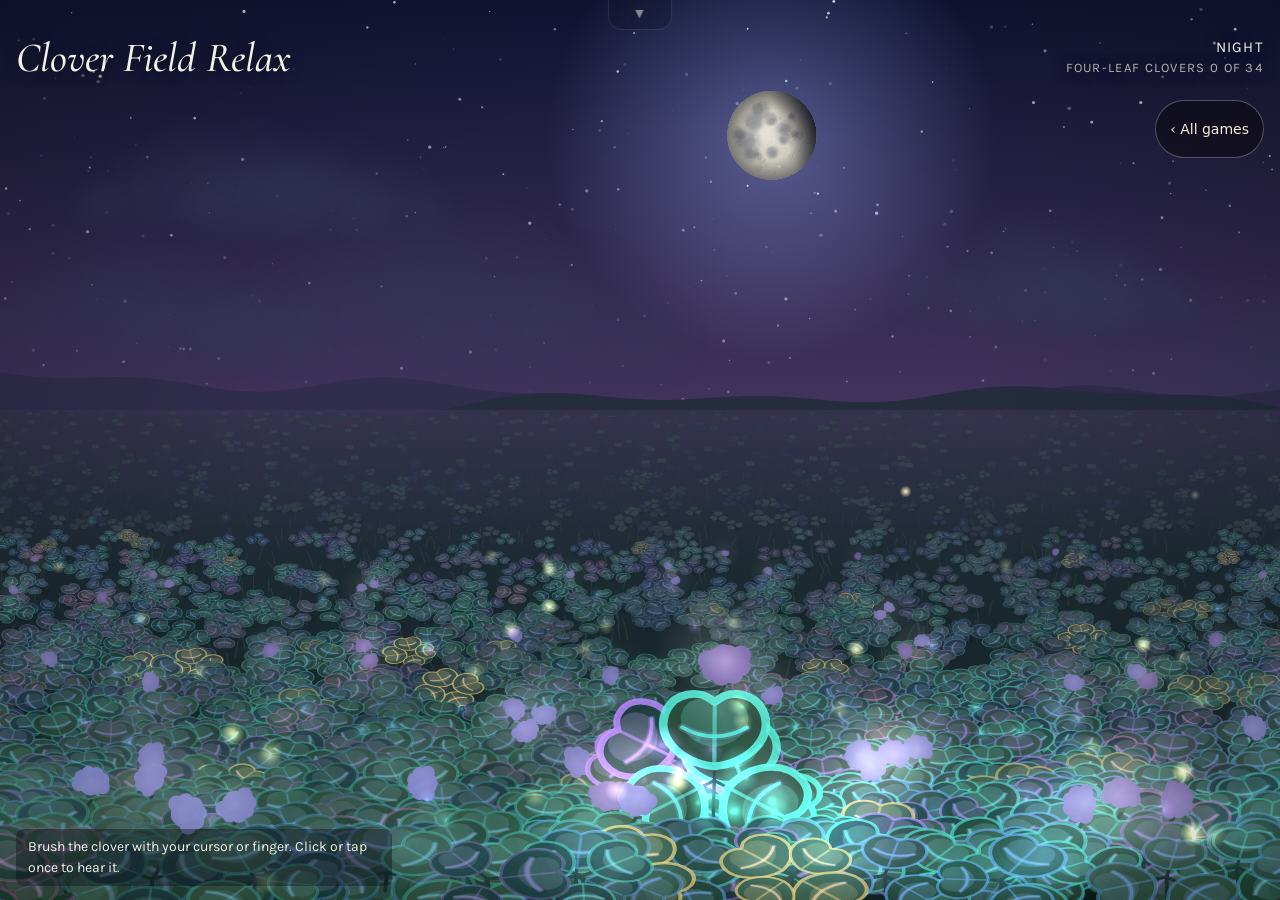
<file: clover.html>
<!doctype html><html><head><meta name="robots" content="noindex, nofollow"><meta name="theme-color" content="#140d12"><meta name="mobile-web-app-capable" content="yes"><meta name="apple-mobile-web-app-capable" content="yes"><meta name="apple-mobile-web-app-title" content="Relax Games"><meta name="apple-mobile-web-app-status-bar-style" content="black"><link rel="manifest" href="manifest.webmanifest"><link rel="apple-touch-icon" href="apple-touch-icon.png"><link rel="icon" type="image/png" href="icon-192.png"><link rel="stylesheet" href="fonts.css"><meta charset=utf8><meta name=viewport content="width=device-width,initial-scale=1,viewport-fit=cover"><style>:root{color-scheme:light;box-sizing:border-box;padding-top:env(safe-area-inset-top,0px);padding-bottom:env(safe-area-inset-bottom,0px)}html{scroll-padding-top:env(safe-area-inset-top,0px)}body{margin:0;padding:0;font:14px -apple-system,BlinkMacSystemFont,sans-serif;background:#faf9f5;color:#141413}img{max-width:100%}[hidden]:not([hidden=until-found i]){display:none!important}</style></head><body>
<title>Clover Field Relax</title>
<style>
/* Layout: one full-bleed canvas (sky above, clover meadow below), a quiet title and time readout at the top, a slim control strip at the bottom. Single look by choice: the canvas is the palette. */
:root {
  --night: #0a0f1f;
  --paper: #f4f1e6;
  --dim: rgba(244,241,230,.72);
  --glass: rgba(8,12,26,.38);
  --edge: rgba(244,241,230,.22);
  --gold: #ffd98a;
  --display: 'Cormorant Garamond', Georgia, 'Times New Roman', serif;
  --body: 'Karla', system-ui, -apple-system, 'Segoe UI', sans-serif;
  color-scheme: dark;
}
html, body { height: 100%; }
body { margin: 0; background: var(--night); color: var(--paper); font-family: var(--body); font-size: 15px; overflow: hidden; }
#stage { position: relative; width: 100%; height: 100%; }
canvas { position: absolute; inset: 0; width: 100%; height: 100%; display: block; touch-action: none; background: var(--night); }
.hud { position: absolute; left: 0; right: 0; display: flex; justify-content: space-between; align-items: flex-start; flex-wrap: wrap; gap: 10px 20px; padding: 14px 16px; pointer-events: none; text-shadow: 0 1px 14px rgba(0,0,0,.5); }
.hud.top { top: 0; padding-top: 38px; }
.hud.bot { bottom: 0; align-items: flex-end; }
h1 { margin: 0; font-family: var(--display); font-style: italic; font-weight: 500; font-size: clamp(1.7rem, 5.5vw, 2.6rem); line-height: 1; text-wrap: balance; }
.meta { display: flex; flex-direction: column; align-items: flex-end; gap: 4px; font-size: 13px; letter-spacing: .1em; text-transform: uppercase; color: var(--dim); font-variant-numeric: tabular-nums; }
#tod { color: var(--paper); font-size: 15px; }
.hud.bot { flex-wrap: nowrap; }
.dock { position: absolute; top: 0; left: 50%; transform: translateX(-50%); z-index: 5; pointer-events: auto; } /* a small tab hanging from the top centre, out of the way of the clover */
.ctl { position: absolute; left: 50%; top: calc(100% + 8px); transform: translateX(-50%); max-height: calc(100vh - 56px); overflow-y: auto; width: min(calc(100vw - 32px), 440px); display: flex; flex-direction: column; gap: 10px; padding: 12px; background: var(--glass); border: 1px solid var(--edge); border-radius: 10px; backdrop-filter: blur(8px); -webkit-backdrop-filter: blur(8px); text-shadow: none; box-sizing: border-box; }
.row { display: flex; align-items: center; gap: 12px; }
.btns { display: flex; gap: 8px; }
.btns button { flex: 1 1 0; }
#menu { display: flex; align-items: center; justify-content: center; min-height: 30px; padding: 2px 26px 5px; background: var(--glass); border: 1px solid var(--edge); border-top: 0; border-radius: 0 0 14px 14px; backdrop-filter: blur(8px); -webkit-backdrop-filter: blur(8px); text-shadow: none; opacity: .5; transition: opacity .25s ease; }
#menu .tl { display: none; }
#menu:hover, #menu[aria-expanded="true"], #menu:focus-visible { opacity: 1; }
#chev { display: inline-block; font-size: 11px; transition: transform .2s ease; }
#menu[aria-expanded="true"] #chev { transform: rotate(180deg); }
.ctl label { font-size: 12px; letter-spacing: .12em; text-transform: uppercase; color: var(--dim); }
input[type=range] { -webkit-appearance: none; appearance: none; flex: 1 1 140px; width: auto; min-width: 0; height: 28px; background: transparent; cursor: pointer; margin: 0; }
input[type=range]::-webkit-slider-runnable-track { height: 3px; background: linear-gradient(90deg, #1b2450, #ff9a62 25%, #6fb6f0 50%, #ff7a4d 75%, #1b2450); border-radius: 2px; }
input[type=range]::-moz-range-track { height: 3px; background: linear-gradient(90deg, #1b2450, #ff9a62 25%, #6fb6f0 50%, #ff7a4d 75%, #1b2450); border-radius: 2px; }
input[type=range]::-webkit-slider-thumb { -webkit-appearance: none; width: 16px; height: 16px; border-radius: 50%; background: var(--paper); border: 0; margin-top: -6.5px; box-shadow: 0 0 0 4px rgba(244,241,230,.2); }
input[type=range]::-moz-range-thumb { width: 16px; height: 16px; border-radius: 50%; background: var(--paper); border: 0; box-shadow: 0 0 0 4px rgba(244,241,230,.2); }
button { font: inherit; font-size: 12px; letter-spacing: .1em; text-transform: uppercase; color: var(--paper); background: transparent; border: 1px solid var(--edge); border-radius: 6px; padding: 10px 11px; min-height: 40px; cursor: pointer; }
button:hover { border-color: var(--paper); }
button:focus-visible, input[type=range]:focus-visible { outline: 2px solid var(--gold); outline-offset: 3px; }
#hint { margin: 0; flex: 0 1 22rem; min-width: 0; padding: 8px 12px; background: var(--glass); border-radius: 8px; color: var(--paper); text-shadow: none; font-size: 14px; line-height: 1.45; transition: opacity 2.5s ease; }
#hint.gone { opacity: 0; }
[hidden] { display: none !important; }
@media (max-width: 600px) {
  .hud.top { flex-direction: column; gap: 6px; }
  .meta { flex-direction: row; align-items: baseline; justify-content: space-between; gap: 14px; width: 100%; font-size: 12px; }
}
.sr { position: absolute; width: 1px; height: 1px; overflow: hidden; clip: rect(0 0 0 0); white-space: nowrap; }
</style>

<div id="stage">
<style>
#homeLink{position:fixed;z-index:4;top:calc(100px + env(safe-area-inset-top,0px));right:16px;display:flex;align-items:center;gap:6px;min-height:40px;padding:8px 14px;border-radius:999px;background:rgba(10,8,14,.55);color:#f8ecda;border:1px solid rgba(248,236,218,.3);font:500 14px system-ui,-apple-system,'Segoe UI',sans-serif;text-decoration:none;backdrop-filter:blur(8px);-webkit-backdrop-filter:blur(8px);pointer-events:auto}
#homeLink:hover{border-color:#f8ecda}
#homeLink:focus-visible{outline:2px solid #ffb45e;outline-offset:2px}
</style>
<a id="homeLink" href="index.html" aria-label="Back to all games">&#8249; All games</a>
  <canvas id="c" aria-label="A meadow of clover under a slowly changing sky"></canvas>
  <header class="hud top">
    <h1>Clover Field Relax</h1>
    <div class="meta"><span id="tod">Night</span><span id="found">Four-leaf clovers 0 of 0</span></div>
  </header>
  <footer class="hud bot">
    <p id="hint">Brush the clover with your cursor or finger. Click or tap once to hear it.</p>
  </footer>
  <div class="dock">
      <div class="ctl" id="ctl" hidden>
        <div class="row">
          <label for="time">Sky</label>
          <input id="time" type="range" min="0" max="1000" value="50">
        </div>
        <div class="btns">
          <button id="auto" type="button" aria-pressed="true">Drift on</button>
          <button id="glow" type="button" aria-pressed="true">Glow on</button>
          <button id="snd" type="button">Sound on</button>
        </div>
      </div>
      <button id="menu" type="button" aria-expanded="false" aria-controls="ctl" aria-label="Controls" title="Controls"><span class="tl">Controls</span><span id="chev" aria-hidden="true">&#9660;</span></button>
  </div>
</div>

<script>
(function () {
  var $ = function (id) { return document.getElementById(id); };
  var cv = $('c'), ctx = cv.getContext('2d');
  var W = 0, H = 0, dpr = 1, horizon = 0, S = 1;
  var reduce = window.matchMedia && matchMedia('(prefers-reduced-motion: reduce)').matches;
  function clamp(v, a, b) { return Math.max(a, Math.min(b, v)); }
  function lerp(a, b, t) { return a + (b - a) * t; }
  function hex(h) { return [parseInt(h.slice(1, 3), 16), parseInt(h.slice(3, 5), 16), parseInt(h.slice(5, 7), 16)]; }
  function rgba(c, m, a) { return 'rgba(' + (c[0] * m | 0) + ',' + (c[1] * m | 0) + ',' + (c[2] * m | 0) + ',' + a + ')'; }
  function rgbm(c, l, fog, fc) {
    return 'rgb(' + (lerp(c[0] * l[0], fc[0], fog) | 0) + ',' + (lerp(c[1] * l[1], fc[1], fog) | 0) + ',' + (lerp(c[2] * l[2], fc[2], fog) | 0) + ')';
  }

  /* ---------- sky keyframes: u runs 0..1 across one full day, starting at night ---------- */
  var KF = [
    { u: 0.00, top: hex('#050816'), hor: hex('#101a3a'), light: [.34, .42, .72], star: 1 },
    { u: 0.10, top: hex('#1a1f4a'), hor: hex('#6b4a7a'), light: [.52, .50, .72], star: .6 },
    { u: 0.18, top: hex('#4a6aa8'), hor: hex('#ffb27a'), light: [1, .80, .70], star: .1 },
    { u: 0.30, top: hex('#5da2e8'), hor: hex('#bfe3f5'), light: [1, .97, .90], star: 0 },
    { u: 0.50, top: hex('#2f86e0'), hor: hex('#a8d8f8'), light: [1, 1, 1], star: 0 },
    { u: 0.68, top: hex('#4a8fd8'), hor: hex('#ffd9a0'), light: [1, .92, .78], star: 0 },
    { u: 0.76, top: hex('#3b3f8f'), hor: hex('#ff7a4d'), light: [1, .60, .45], star: .05 },
    { u: 0.84, top: hex('#1b1b4d'), hor: hex('#8a4a7a'), light: [.60, .50, .65], star: .5 },
    { u: 0.92, top: hex('#07091c'), hor: hex('#141f44'), light: [.40, .45, .70], star: .95 },
    { u: 1.00, top: hex('#050816'), hor: hex('#101a3a'), light: [.34, .42, .72], star: 1 }
  ];
  var env = { top: [0, 0, 0], hor: [0, 0, 0], light: [1, 1, 1], star: 0 };
  function computeEnv(u) {
    var i = 0;
    while (i < KF.length - 2 && u >= KF[i + 1].u) i++;
    var a = KF[i], b = KF[i + 1], t = clamp((u - a.u) / (b.u - a.u), 0, 1);
    t = t * t * (3 - 2 * t);
    for (var k = 0; k < 3; k++) {
      env.top[k] = lerp(a.top[k], b.top[k], t);
      env.hor[k] = lerp(a.hor[k], b.hor[k], t);
      env.light[k] = lerp(a.light[k], b.light[k], t);
    }
    env.star = lerp(a.star, b.star, t);
  }
  function todName(u) {
    if (u < .07 || u >= .90) return 'Night';
    if (u < .14) return 'Before dawn';
    if (u < .24) return 'Dawn';
    if (u < .40) return 'Morning';
    if (u < .58) return 'Midday';
    if (u < .70) return 'Afternoon';
    if (u < .80) return 'Evening';
    return 'Dusk';
  }

  /* ---------- world ---------- */
  var LEAF = [[58, 128, 62], [76, 148, 70], [46, 112, 74], [92, 160, 78]];
  var STEM = [38, 92, 50], MARK = [206, 236, 192], PETAL = [246, 240, 246], PINK = [240, 196, 214];
  var heart = new Path2D('M0,0 C-0.40,-0.04 -0.72,-0.40 -0.56,-0.76 C-0.46,-0.98 -0.20,-1.02 -0.05,-0.90 L0,-0.86 L0.05,-0.90 C0.20,-1.02 0.46,-0.98 0.56,-0.76 C0.72,-0.40 0.40,-0.04 0,0 Z');
  var heartIn = new Path2D(); heartIn.addPath(heart, new DOMMatrix([0.66, 0, 0, 0.66, 0, -0.26]));
  var chevron = new Path2D('M-0.38,-0.52 Q0,-0.28 0.38,-0.52');
  var vein = new Path2D('M0,-0.05 L0,-0.80');
  var clovers = [], blades = [], bladeBands = [[], [], [], [], [], [], [], []], act = -1, shadowA = 0.2, waves = [], motes = [], spores = [], glowOn = true, lumBase = 0, lumT = 0, glowSprites = [], stars = [], clouds = [], flies = [], sparkles = [], shoot = null;
  var fourTotal = 0, fourFound = 0;

  function buildWorld() {
    var n = clamp(Math.round(W * H / 600), 800, 2600), i;
    clovers = []; fourTotal = 0; fourFound = 0;
    for (i = 0; i < n; i++) {
      var d = Math.pow(Math.random(), 1.6);
      var four = d > 0.22 && Math.random() < 0.028;
      if (four) fourTotal++;
      clovers.push({
        xf: -0.04 + Math.random() * 1.08, d: d, x: 0, y: 0, size: 4, r: 20, b: 0,
        ph: Math.random() * 6.28, rot: Math.random() * 6.28, v: Math.floor(Math.random() * 4),
        four: four, flower: !four && d > 0.3 && Math.random() < 0.06, pink: Math.random() < 0.3,
        lift: 0, hold: 0, spin: 0, spinT: 0, prox: 0, found: false, lum: 0, wv: 0, gL: 0, hx: 0, hy: 0, fx: 0, fy: 0, gh: four ? 4 : hueIdx()
      });
    }
    clovers.sort(function (a, b) { return a.d - b.d; });
    spores = [];
    for (i = 0; i < 70; i++) spores.push({ xf: Math.random(), yf: Math.random(), ph: Math.random() * 6.28, sp: 0.5 + Math.random(), hue: Math.floor(Math.random() * 3) });
    blades = []; bladeBands.forEach(function (l) { l.length = 0; });
    for (i = 0; i < n * 0.9; i++) {
      var bd = Math.pow(Math.random(), 1.3), bl = { xf: Math.random() * 1.04 - 0.02, d: bd, lean: (Math.random() - 0.5) * 0.9, ph: Math.random() * 6.28, x: 0, y: 0, h: 4 };
      blades.push(bl); bladeBands[Math.min(7, Math.floor(bd * 8))].push(bl);
    }
    stars = [];
    for (i = 0; i < 320; i++) stars.push({ xf: Math.random(), yf: Math.pow(Math.random(), 0.8), r: 0.4 + Math.random() * 1.3, tw: 0.6 + Math.random() * 2, ph: Math.random() * 6.28 });
    clouds = [];
    for (i = 0; i < 7; i++) clouds.push({ x0: Math.random(), yf: 0.10 + Math.random() * 0.5, w: 0.22 + Math.random() * 0.3, sp: 0.004 + Math.random() * 0.008, a: 0.5 + Math.random() * 0.3 });
    flies = [];
    for (i = 0; i < 38; i++) flies.push({ xf: Math.random(), yf: Math.random(), ph: Math.random() * 6.28, sp: 0.4 + Math.random() * 0.7 });
    layout();
  }
  function layout() {
    horizon = H * 0.46; S = H / 900;
    for (var i = 0; i < clovers.length; i++) {
      var e = clovers[i];
      e.x = e.xf * W; e.y = horizon + (H - horizon) * e.d;
      e.size = S * (3.5 + 62 * Math.pow(e.d, 1.75));
      e.r = S * (22 + 85 * e.d);
      e.b = Math.min(7, Math.floor(e.d * 8));
    }
    for (var k = 0; k < blades.length; k++) {
      var bl = blades[k]; bl.x = bl.xf * W; bl.y = horizon + (H - horizon) * bl.d; bl.h = S * (5 + 34 * Math.pow(bl.d, 1.4)) * (0.7 + 0.6 * Math.abs(Math.sin(bl.ph * 7)));
    }
    updateFound();
  }
  function updateFound() { $('found').textContent = 'Four-leaf clovers ' + fourFound + ' of ' + fourTotal; }

  var cloudSprite = document.createElement('canvas'), cloudTint = document.createElement('canvas'), tintFrame = 0;
  (function () {
    cloudSprite.width = cloudTint.width = 440; cloudSprite.height = cloudTint.height = 170;
    var c = cloudSprite.getContext('2d'), blobs = [[110, 110, 62], [170, 88, 76], [240, 96, 82], [310, 108, 64], [200, 118, 70], [270, 122, 58], [60, 122, 40], [360, 124, 42]];
    blobs.forEach(function (b) {
      var g = c.createRadialGradient(b[0], b[1], 0, b[0], b[1], b[2]);
      g.addColorStop(0, 'rgba(255,255,255,.55)'); g.addColorStop(1, 'rgba(255,255,255,0)');
      c.fillStyle = g; c.fillRect(b[0] - b[2], b[1] - b[2], b[2] * 2, b[2] * 2);
    });
  })();
  var GLOW = [[80, 235, 215], [100, 175, 255], [180, 130, 255], [255, 130, 205], [255, 214, 120], [255, 232, 214]];
  var glowCol = GLOW.map(function (c) { return 'rgb(' + c[0] + ',' + c[1] + ',' + c[2] + ')'; });
  GLOW.forEach(function (c, i) {
    var cn = document.createElement('canvas'); cn.width = cn.height = 96;
    var g = cn.getContext('2d'), gr = g.createRadialGradient(48, 48, 0, 48, 48, 48);
    gr.addColorStop(0, 'rgba(' + c.join(',') + ',.95)'); gr.addColorStop(0.3, 'rgba(' + c.join(',') + ',.38)'); gr.addColorStop(1, 'rgba(' + c.join(',') + ',0)');
    g.fillStyle = gr; g.fillRect(0, 0, 96, 96); glowSprites[i] = cn;
  });
  function hueIdx() { var r = Math.random(); return r < 0.4 ? 0 : r < 0.72 ? 1 : r < 0.95 ? 2 : 3; }
  var moonImg = null, moonWarm = null;
  function buildMoon() {
    var N = 512, c = document.createElement('canvas'); c.width = c.height = N;
    var g = c.getContext('2d'), R = N / 2 - 2, cx = N / 2, cy = N / 2, i, seed = 11;
    function rnd() { seed |= 0; seed = seed + 0x6D2B79F5 | 0; var t = Math.imul(seed ^ seed >>> 15, 1 | seed); t = t + Math.imul(t ^ t >>> 7, 61 | t) ^ t; return ((t ^ t >>> 14) >>> 0) / 4294967296; }
    function spot(x, y, r, a) {
      var gr = g.createRadialGradient(x, y, 0, x, y, r);
      gr.addColorStop(0, 'rgba(255,255,248,' + a + ')'); gr.addColorStop(1, 'rgba(255,255,248,0)');
      g.fillStyle = gr; g.fillRect(x - r, y - r, r * 2, r * 2);
    }
    g.save(); g.beginPath(); g.arc(cx, cy, R, 0, 6.2832); g.clip();
    var bg = g.createRadialGradient(cx - R * 0.15, cy - R * 0.15, R * 0.1, cx, cy, R);
    bg.addColorStop(0, '#e6e3d8'); bg.addColorStop(1, '#bdb9ac'); g.fillStyle = bg; g.fillRect(0, 0, N, N);
    for (i = 0; i < 900; i++) {
      var a0 = rnd() * 6.2832, d0 = Math.sqrt(rnd()) * R;
      g.fillStyle = rnd() < 0.5 ? 'rgba(255,255,250,.05)' : 'rgba(70,70,80,.05)';
      g.beginPath(); g.arc(cx + Math.cos(a0) * d0, cy + Math.sin(a0) * d0, 1 + rnd() * 4, 0, 6.2832); g.fill();
    }
    var maria = [[-.55, -.05, .34], [-.28, -.40, .26], [.10, -.32, .17], [.30, -.03, .20], [.22, .20, .13], [.58, -.22, .09], [.50, .18, .12], [-.12, .36, .16], [-.46, .30, .11], [-.05, -.62, .20], [-.68, -.25, .15], [-.60, .20, .16]];
    maria.forEach(function (m) {
      for (var k = 0; k < 5; k++) {
        var rr = m[2] * (0.6 + rnd() * 0.6) * R, gx = cx + (m[0] + (rnd() - 0.5) * 0.1) * R, gy = cy + (m[1] + (rnd() - 0.5) * 0.1) * R;
        var gr = g.createRadialGradient(gx, gy, 0, gx, gy, rr);
        gr.addColorStop(0, 'rgba(92,96,108,.16)'); gr.addColorStop(0.7, 'rgba(92,96,108,.10)'); gr.addColorStop(1, 'rgba(84,88,100,0)');
        g.fillStyle = gr; g.fillRect(gx - rr, gy - rr, rr * 2, rr * 2);
      }
    });
    for (i = 0; i < 26; i++) {
      var a1 = rnd() * 6.2832, d1 = Math.sqrt(rnd()) * R * 0.95, x = cx + Math.cos(a1) * d1, y = cy + Math.sin(a1) * d1, r = 5 + Math.pow(rnd(), 2) * 20;
      g.fillStyle = 'rgba(60,62,74,.05)'; g.beginPath(); g.arc(x + r * 0.12, y + r * 0.12, r * 0.85, 0, 6.2832); g.fill();
      g.lineWidth = Math.max(1, r * 0.18);
      g.strokeStyle = 'rgba(255,255,250,.14)'; g.beginPath(); g.arc(x, y, r, 2.9, 4.9); g.stroke();
      g.strokeStyle = 'rgba(40,40,52,.13)'; g.beginPath(); g.arc(x, y, r, -0.2, 1.8); g.stroke();
    }
    var tx = cx - 0.08 * R, ty = cy + 0.72 * R;
    g.strokeStyle = 'rgba(255,255,250,.05)';
    for (i = 0; i < 18; i++) {
      var ra = rnd() * 6.2832, rl = R * (0.25 + rnd() * 0.9);
      g.lineWidth = 1 + rnd() * 2.2; g.beginPath(); g.moveTo(tx, ty); g.lineTo(tx + Math.cos(ra) * rl, ty + Math.sin(ra) * rl); g.stroke();
    }
    spot(tx, ty, 14, 0.5); spot(cx - 0.36 * R, cy - 0.08 * R, 10, 0.35);
    var ld = g.createRadialGradient(cx, cy, R * 0.55, cx, cy, R);
    ld.addColorStop(0, 'rgba(20,20,30,0)'); ld.addColorStop(1, 'rgba(20,20,30,.42)'); g.fillStyle = ld; g.fillRect(0, 0, N, N);
    var ph = g.createLinearGradient(cx + R * 0.25, 0, cx + R, 0);
    ph.addColorStop(0, 'rgba(8,10,24,0)'); ph.addColorStop(1, 'rgba(8,10,24,.78)'); g.fillStyle = ph; g.fillRect(0, 0, N, N);
    g.restore();
    moonImg = c;
    var w = document.createElement('canvas'); w.width = w.height = N;
    var wg = w.getContext('2d'); wg.drawImage(c, 0, 0); wg.globalCompositeOperation = 'source-atop';
    wg.fillStyle = 'rgba(255,165,90,.6)'; wg.fillRect(0, 0, N, N);
    moonWarm = w;
  }
  function retintClouds() {
    var t = cloudTint.getContext('2d'), m = 0.35 + 0.65 * (1 - env.star);
    t.globalCompositeOperation = 'source-over';
    t.clearRect(0, 0, 440, 170);
    t.drawImage(cloudSprite, 0, 0);
    t.globalCompositeOperation = 'source-atop';
    t.fillStyle = 'rgb(' + (255 * clamp(env.light[0] * m, 0, 1) | 0) + ',' + (255 * clamp(env.light[1] * m, 0, 1) | 0) + ',' + (255 * clamp(env.light[2] * m, 0, 1) | 0) + ')';
    t.fillRect(0, 0, 440, 170);
  }

  /* ---------- state ---------- */
  var u = 0.05, now = 0, auto = true, dragging = false, cycle = 240;
  var px = -9999, py = -9999, lastMove = -99, touching = false;
  var leafCol = [[], [], [], []], leafHi = [], edgeCol = [], grassCol = [], stemCol = [], markCol = [], petalCol = [], pinkCol = [];

  function buildPalette() {
    for (var b = 0; b < 8; b++) {
      var fog = (1 - (b + 0.5) / 8) * 0.6;
      for (var v = 0; v < 4; v++) leafCol[v][b] = rgbm(LEAF[v], env.light, fog, env.hor);
      stemCol[b] = rgbm(STEM, env.light, fog, env.hor);
      leafHi[b] = rgbm([150, 204, 112], env.light, fog, env.hor);
      grassCol[b] = rgbm([62, 122, 58], env.light, fog, env.hor);
      markCol[b] = rgbm(MARK, env.light, fog, env.hor);
      petalCol[b] = rgbm(PETAL, env.light, fog, env.hor);
      pinkCol[b] = rgbm(PINK, env.light, fog, env.hor);
    }
  }

  /* ---------- sound ---------- */
  var ac = null, master = null, muted = false, lastChime = 0;
  var SCALE = [261.63, 293.66, 329.63, 392, 440, 523.25, 587.33, 659.25, 784, 880];
  function startAudio() {
    if (ac) { try { ac.resume(); } catch (e) {} return; }
    try {
      ac = new (window.AudioContext || window.webkitAudioContext)();
      master = ac.createGain(); master.gain.value = muted ? 0 : 0.8; master.connect(ac.destination);
      var len = ac.sampleRate * 3, buf = ac.createBuffer(1, len, ac.sampleRate), d = buf.getChannelData(0), last = 0;
      for (var i = 0; i < len; i++) { last = (last + 0.02 * (Math.random() * 2 - 1)) / 1.02; d[i] = last * 3.5; }
      var src = ac.createBufferSource(); src.buffer = buf; src.loop = true;
      var bp = ac.createBiquadFilter(); bp.type = 'bandpass'; bp.frequency.value = 420; bp.Q.value = 0.5;
      var wg = ac.createGain(); wg.gain.value = 0.22;
      var lfo = ac.createOscillator(); lfo.frequency.value = 0.09;
      var lg = ac.createGain(); lg.gain.value = 0.1; lfo.connect(lg); lg.connect(wg.gain);
      var lfo2 = ac.createOscillator(); lfo2.frequency.value = 0.05;
      var lg2 = ac.createGain(); lg2.gain.value = 180; lfo2.connect(lg2); lg2.connect(bp.frequency);
      src.connect(bp); bp.connect(wg); wg.connect(master); src.start(); lfo.start(); lfo2.start();
    } catch (e) { ac = null; }
  }
  function note(freq, vol, delay) {
    if (!ac || muted) return;
    var t = ac.currentTime + (delay || 0);
    [[1, 1], [2, 0.18], [3, 0.06]].forEach(function (p) {
      var o = ac.createOscillator(), g = ac.createGain();
      o.type = 'sine'; o.frequency.value = freq * p[0];
      g.gain.setValueAtTime(0.0001, t); g.gain.linearRampToValueAtTime(vol * p[1], t + 0.012); g.gain.exponentialRampToValueAtTime(0.0001, t + 2.2);
      o.connect(g); g.connect(master); o.start(t); o.stop(t + 2.3);
    });
  }
  function chime(e, soft) {
    if (!ac || muted) return;
    var t = now;
    if (t - lastChime < 0.09) return;
    lastChime = t;
    var idx = clamp(Math.floor(e.xf * 10) + (Math.random() < 0.3 ? (Math.random() < 0.5 ? -1 : 1) : 0), 0, 9);
    note(SCALE[idx], (0.03 + 0.05 * e.d) * (soft ? 0.6 : 1));
  }

  function activate(e, soft) {
    e.spinT += (Math.random() < 0.5 ? -1 : 1) * (0.7 + Math.random() * 0.7);
    chime(e, soft);
    e.lum = 1;
    waves.push({ x: e.x, y: e.y, t: 0 }); if (waves.length > 4) waves.shift();
    if (glowOn) {
      for (var m = 0; m < 6; m++) motes.push({ x: e.x + (Math.random() - 0.5) * e.size, y: e.y - e.size * (0.6 + Math.random() * 0.9), vx: (Math.random() - 0.5) * 14 * S, vy: -(14 + Math.random() * 30) * S, t: 0, life: 1.8 + Math.random() * 1.8, hue: e.gh, r: (3 + Math.random() * 4) * Math.max(0.7, S) });
      if (motes.length > 260) motes.splice(0, 10);
    }
    if (e.four && !e.found && !soft) {
      e.found = true; fourFound++; updateFound();
      sparkles.push({ x: e.x, y: e.y - e.size * 1.6, t: 0 });
      var base = clamp(Math.floor(e.xf * 6), 0, 5);
      note(SCALE[base + 2], 0.07, 0.15); note(SCALE[base + 4], 0.07, 0.32); note(SCALE[Math.min(9, base + 5)], 0.08, 0.5);
    }
  }

  /* ---------- update ---------- */
  function update(dt) {
    now += dt;
    if (auto && !dragging) u = (u + dt / cycle) % 1;
    computeEnv(u);
    lumBase = glowOn ? clamp(env.star * 1.1 + 0.04, 0, 1) : 0;
    lumT = glowOn ? Math.max(lumBase, 0.2) : 0;
    if (!dragging) $('time').value = Math.round(u * 1000);
    var label = todName(u);
    if ($('tod').textContent !== label) $('tod').textContent = label;

    var vx = px, vy = py, soft = false;
    if (now - lastMove > 5 && !touching) {
      vx = W * (0.5 + 0.38 * Math.sin(now * 0.23));
      vy = horizon + (H - horizon) * (0.55 + 0.33 * Math.sin(now * 0.17 + 1));
      soft = true;
    }
    var bestI = -1, bestS = 1e9, curS = 1e9, i, e;
    for (i = 0; i < clovers.length; i++) {
      e = clovers[i];
      var dx = vx - e.x, dy = vy - (e.y - e.size * 0.4), dist = Math.sqrt(dx * dx + dy * dy);
      var reach = Math.max(e.size * 1.4, 16 * S);
      e.prox += ((dist < e.r * 3 ? 1 - dist / (e.r * 3) : 0) - e.prox) * Math.min(1, dt * 6);
      if (dist < reach && dist / reach < bestS) { bestS = dist / reach; bestI = i; }
      if (i === act && dist < reach * 1.2) curS = dist / reach;
    }
    if (act >= 0 && curS < 1e9 && bestS > curS * 0.7) bestI = act;
    if (bestI !== act) {
      if (act >= 0) clovers[act].hold = Math.min(clovers[act].hold, bestI >= 0 ? 0.4 : 1.6);
      act = bestI;
      if (act >= 0) activate(clovers[act], soft);
    }
    if (act >= 0) clovers[act].hold = 2.4;
    for (i = 0; i < clovers.length; i++) {
      e = clovers[i];
      e.hold -= dt;
      var target = e.hold > 0 ? 1 : 0;
      e.lift += (target - e.lift) * Math.min(1, dt * (target ? 4.5 : 1.1));
      e.spin += (e.spinT - e.spin) * Math.min(1, dt * 2.6);
      e.lum = i === act ? Math.max(e.lum, 0.9) : e.lum * Math.exp(-dt * 0.55);
      var wv = 0;
      for (var w = 0; w < waves.length; w++) {
        var wa = waves[w], wdx = e.x - wa.x, wdy = (e.y - wa.y) * 1.6, df = (Math.sqrt(wdx * wdx + wdy * wdy) - wa.t * 420 * S) / (60 * S);
        wv += Math.exp(-df * df) * (1 - wa.t / 2.4) * 0.45;
      }
      e.wv = Math.min(wv, 0.8);
    }
    for (i = waves.length - 1; i >= 0; i--) { waves[i].t += dt; if (waves[i].t > 2.4) waves.splice(i, 1); }
    for (i = motes.length - 1; i >= 0; i--) {
      var mo = motes[i]; mo.t += dt; mo.x += (mo.vx + Math.sin(now * 2 + mo.t * 3) * 8) * dt; mo.y += mo.vy * dt;
      if (mo.t > mo.life) motes.splice(i, 1);
    }
    for (i = sparkles.length - 1; i >= 0; i--) { sparkles[i].t += dt; if (sparkles[i].t > 2.4) sparkles.splice(i, 1); }
    if (!reduce && env.star > 0.6 && !shoot && Math.random() < dt / 22) {
      var sx = W * (0.15 + Math.random() * 0.7), sy = horizon * (0.05 + Math.random() * 0.35);
      shoot = { x: sx, y: sy, vx: (Math.random() < .5 ? -1 : 1) * W * 0.45, vy: horizon * 0.25, t: 0 };
    }
    if (shoot) { shoot.t += dt; shoot.x += shoot.vx * dt; shoot.y += shoot.vy * dt; if (shoot.t > 1.1) shoot = null; }
  }

  /* ---------- render ---------- */
  function drawSky() {
    var g = ctx.createLinearGradient(0, 0, 0, horizon + 2);
    g.addColorStop(0, rgba(env.top, 1, 1)); g.addColorStop(1, rgba(env.hor, 1, 1));
    ctx.fillStyle = g; ctx.fillRect(0, 0, W, horizon + 2);

    if (env.star > 0.02) {
      ctx.fillStyle = '#fff';
      for (var i = 0; i < stars.length; i++) {
        var s = stars[i], tw = reduce ? 0.8 : 0.55 + 0.45 * Math.sin(now * s.tw + s.ph);
        ctx.globalAlpha = clamp(env.star * tw * (1 - s.yf * 0.55), 0, 1);
        ctx.beginPath(); ctx.arc(s.xf * W, s.yf * horizon * 0.98, s.r * Math.max(0.7, S), 0, 6.2832); ctx.fill();
      }
      ctx.globalAlpha = 1;
    }
    if (shoot) {
      var a = clamp(1 - shoot.t / 1.1, 0, 1), sg = ctx.createLinearGradient(shoot.x, shoot.y, shoot.x - shoot.vx * 0.12, shoot.y - shoot.vy * 0.12);
      sg.addColorStop(0, 'rgba(255,255,255,' + a + ')'); sg.addColorStop(1, 'rgba(255,255,255,0)');
      ctx.strokeStyle = sg; ctx.lineWidth = 1.6; ctx.beginPath(); ctx.moveTo(shoot.x, shoot.y); ctx.lineTo(shoot.x - shoot.vx * 0.12, shoot.y - shoot.vy * 0.12); ctx.stroke();
    }

    var mt = ((((u - 0.80) % 1) + 1) % 1) / 0.40;
    if (mt <= 1.05) {
      var mx = W * (0.12 + 0.76 * mt), my = horizon - Math.sin(Math.PI * mt) * H * 0.34, warm = clamp(1 - Math.sin(Math.PI * mt) * 2.2, 0, 1), mr = H * 0.05 * (1 + 0.22 * warm);
      ctx.globalCompositeOperation = 'lighter';
      var mg = ctx.createRadialGradient(mx, my, mr * 0.6, mx, my, mr * 5);
      mg.addColorStop(0, 'rgba(170,190,255,.28)'); mg.addColorStop(1, 'rgba(170,190,255,0)');
      ctx.fillStyle = mg; ctx.fillRect(mx - mr * 5, my - mr * 5, mr * 10, mr * 10);
      ctx.globalCompositeOperation = 'source-over';
      ctx.save();
      ctx.translate(mx, my); ctx.rotate(-0.35);
      ctx.globalAlpha = clamp(0.25 + env.star, 0, 1);
      ctx.drawImage(moonImg, -mr, -mr, mr * 2, mr * 2);
      if (warm > 0.02) { ctx.globalAlpha *= warm * 0.9; ctx.drawImage(moonWarm, -mr, -mr, mr * 2, mr * 2); }
      ctx.restore();
    }
    var st = (u - 0.12) / 0.68;
    if (st > -0.08 && st < 1.08) {
      var sx = W * (0.1 + 0.8 * st), sy = horizon - Math.sin(Math.PI * st) * H * 0.36, sr = H * 0.04;
      var low = 1 - clamp(Math.sin(Math.PI * st) * 1.6, 0, 1), col = [255, lerp(244, 150, low), lerp(210, 80, low)];
      ctx.globalCompositeOperation = 'lighter';
      var gr = H * (0.35 + 0.25 * low), sg2 = ctx.createRadialGradient(sx, sy, sr * 0.5, sx, sy, gr);
      sg2.addColorStop(0, rgba(col, 1, 0.5)); sg2.addColorStop(1, rgba(col, 1, 0));
      ctx.fillStyle = sg2; ctx.fillRect(sx - gr, sy - gr, gr * 2, gr * 2);
      ctx.globalCompositeOperation = 'source-over';
      ctx.fillStyle = rgba(col, 1, 1); ctx.beginPath(); ctx.arc(sx, sy, sr, 0, 6.2832); ctx.fill();
    }

    if (tintFrame++ % 12 === 0) retintClouds();
    for (var c = 0; c < clouds.length; c++) {
      var cl = clouds[c], cw = cl.w * W, span = W + cw, x = ((cl.x0 * span + now * cl.sp * W) % span) - cw;
      ctx.globalAlpha = cl.a; ctx.drawImage(cloudTint, x, cl.yf * horizon, cw, cw * 170 / 440);
    }
    ctx.globalAlpha = 1;
  }

  function hill(amp, yoff, col, ph) {
    ctx.fillStyle = col; ctx.beginPath(); ctx.moveTo(0, horizon + 4);
    for (var x = 0; x <= W + 8; x += 8) {
      ctx.lineTo(x, horizon - yoff - amp * (0.55 * Math.sin(x * 0.0042 + ph) + 0.3 * Math.sin(x * 0.011 + ph * 2) + 0.15 * Math.sin(x * 0.027 + ph * 3)));
    }
    ctx.lineTo(W, horizon + 4); ctx.closePath(); ctx.fill();
  }
  function drawGround() {
    hill(S * 34, S * 22, rgbm([40, 70, 70], env.light, 0.62, env.hor), 1.3);
    hill(S * 26, S * 8, rgbm([36, 84, 58], env.light, 0.4, env.hor), 4.1);
    var g = ctx.createLinearGradient(0, horizon, 0, H);
    g.addColorStop(0, rgbm([44, 96, 60], env.light, 0.35, env.hor)); g.addColorStop(1, rgbm([24, 66, 38], env.light, 0, env.hor));
    ctx.fillStyle = g; ctx.fillRect(0, horizon, W, H - horizon);
    var hz = ctx.createLinearGradient(0, horizon - 4, 0, horizon + H * 0.16);
    hz.addColorStop(0, rgba(env.hor, 1, 0.55)); hz.addColorStop(1, rgba(env.hor, 1, 0));
    ctx.fillStyle = hz; ctx.fillRect(0, horizon - 4, W, H * 0.16 + 4);
  }

  function setM(a, b, c, d, e, f) { ctx.setTransform(a * dpr, b * dpr, c * dpr, d * dpr, e * dpr, f * dpr); }

  function drawBlades() {
    ctx.lineCap = 'round';
    for (var b = 0; b < 8; b++) {
      var list = bladeBands[b];
      ctx.strokeStyle = grassCol[b]; ctx.lineWidth = Math.max(0.7, S * (0.6 + 1.7 * (b / 8)));
      ctx.beginPath();
      for (var k = 0; k < list.length; k++) {
        var bl = list[k], sw = Math.sin(now * 1.1 + bl.x * 0.01 + bl.ph) * 0.12 * bl.h * (reduce ? 0.3 : 1);
        ctx.moveTo(bl.x, bl.y);
        ctx.quadraticCurveTo(bl.x + bl.lean * bl.h * 0.4, bl.y - bl.h * 0.6, bl.x + bl.lean * bl.h + sw, bl.y - bl.h);
      }
      ctx.stroke();
    }
  }

  function drawClover(e) {
    var s = e.size, b = e.b;
    e.gL = 0;
    if (e.x < -s * 3 || e.x > W + s * 3) return;
    var lift = e.lift, head = s * (0.3 + 1.35 * lift), calm = 1 - 0.85 * lift;
    var swayAmp = (reduce ? 0.03 : 0.10 + 0.04 * Math.sin(now * 0.3)) * calm;
    var sway = Math.sin(now * 0.9 + e.x * 0.006 + e.ph) * swayAmp;
    var hx = e.x + Math.sin(sway) * head, hy = e.y - head;
    var sc = s * (1 + 0.45 * lift);
    setM(1, 0, 0, 1, 0, 0);
    if (s < 5) {
      ctx.fillStyle = leafCol[e.v][b];
      ctx.fillRect(hx - sc * 0.9, hy - sc * 0.5, sc * 1.8, sc * 0.9);
      return;
    }
    if (s > 7) {
      ctx.fillStyle = 'rgba(4,14,8,' + (shadowA * (1 - 0.35 * lift)).toFixed(3) + ')';
      ctx.beginPath(); ctx.ellipse(e.x + sc * 0.12, e.y + s * 0.04, sc * (0.95 + 0.25 * lift), sc * 0.32, 0, 0, 6.2832); ctx.fill();
    }
    ctx.lineCap = 'round'; ctx.lineJoin = 'round';
    ctx.strokeStyle = stemCol[b]; ctx.lineWidth = Math.max(0.8, s * 0.06);
    ctx.beginPath(); ctx.moveTo(e.x, e.y); ctx.quadraticCurveTo(e.x + sway * head * 0.6, e.y - head * 0.55, hx, hy); ctx.stroke();
    if (e.flower) {
      var fx = hx + sc * 0.5, fy = hy - sc * (1.0 + 0.3 * lift), fr = sc * 0.3;
      e.fx = fx; e.fy = fy;
      ctx.beginPath(); ctx.moveTo(hx, hy); ctx.lineTo(fx, fy + fr); ctx.stroke();
      ctx.fillStyle = e.pink ? pinkCol[b] : petalCol[b];
      for (var k = 0; k < 9; k++) { var an = k * 0.698 + e.ph, rr = k < 6 ? 0.72 : 0.3; ctx.beginPath(); ctx.arc(fx + Math.cos(an) * fr * rr, fy + Math.sin(an) * fr * rr * 0.9, fr * 0.42, 0, 6.2832); ctx.fill(); }
      ctx.beginPath(); ctx.arc(fx, fy, fr * 0.5, 0, 6.2832); ctx.fill();
    }
    var sy = 0.60 + 0.32 * lift, n = e.four ? 4 : 3, step = 6.2832 / n;
    var wig = reduce ? 0 : e.prox * Math.sin(now * 6 + e.ph) * 0.07 * calm;
    var base = e.rot + e.spin + sway * 0.6 + wig, col = leafCol[e.v][b];
    if (e.four) col = rgbm([98, 172, 82], env.light, (1 - (b + 0.5) / 8) * 0.6, env.hor);
    var shade = sc > 9, detail = sc > 16, L = 0;
    if (lumT > 0) {
      var breath = 0.5 + 0.5 * Math.sin(now * 0.5 + e.x * 0.004 + e.d * 3);
      L = lumBase * (0.2 + 0.28 * breath) + lumT * (e.lum * 0.5 + e.wv * 0.6);
      if (e.four) { var pul = 0.4 + 0.6 * (0.5 + 0.5 * Math.sin(now * 1.6 + e.ph)); L = Math.max(L, (e.found ? 0.35 : 0.75) * (lumBase * 0.9 + 0.1) * pul); }
      L = Math.min(L, 1);
    }
    e.gL = L; e.hx = hx; e.hy = hy;
    for (var j = 0; j < n; j++) {
      var th = base + j * step, cs = Math.cos(th), sn = Math.sin(th);
      var ls = sc * (0.92 + 0.14 * Math.sin(e.ph * (j + 2) * 2.3));
      var ox = hx + sn * sc * 0.2, oy = hy - cs * sc * sy * 0.2;
      setM(1, 0, 0, 1, 0, 0);
      ctx.strokeStyle = stemCol[b]; ctx.lineWidth = Math.max(0.8, s * 0.05);
      ctx.beginPath(); ctx.moveTo(hx, hy); ctx.lineTo(ox, oy); ctx.stroke();
      setM(cs * ls, sn * ls * sy, -sn * ls, cs * ls * sy, ox, oy);
      ctx.fillStyle = col; ctx.fill(heart);
      if (shade) {
        ctx.globalAlpha = 0.38; ctx.fillStyle = leafHi[b]; ctx.fill(heartIn);
        ctx.globalAlpha = 0.6; ctx.strokeStyle = markCol[b]; ctx.lineWidth = 0.1; ctx.stroke(chevron);
        ctx.globalAlpha = 1;
      }
      if (detail) {
        ctx.strokeStyle = 'rgba(8,36,18,.4)'; ctx.lineWidth = 0.035; ctx.stroke(heart);
        ctx.globalAlpha = 0.28; ctx.strokeStyle = markCol[b]; ctx.lineWidth = 0.022; ctx.stroke(vein); ctx.globalAlpha = 1;
      }
      if (L > 0.04 && shade) {
        ctx.fillStyle = glowCol[e.gh]; ctx.globalAlpha = clamp(L * 0.2, 0, 0.22); ctx.fill(heartIn);
        ctx.strokeStyle = glowCol[e.gh]; ctx.globalAlpha = clamp(L * 0.95, 0, 1); ctx.lineWidth = 0.06 + 0.05 * e.lum; ctx.stroke(heart);
        ctx.lineWidth = 0.05; ctx.stroke(chevron);
        ctx.globalAlpha = clamp(L * 0.6, 0, 1); ctx.stroke(vein);
        ctx.globalAlpha = 1;
      }
    }
    setM(1, 0, 0, 1, 0, 0);
  }

  function drawHalos() {
    if (!glowOn || lumT <= 0) return;
    ctx.globalCompositeOperation = 'lighter';
    setM(1, 0, 0, 1, 0, 0);
    var i, e, g;
    for (i = 0; i < clovers.length; i++) {
      e = clovers[i];
      if (e.gL < 0.04 || e.size < 5) continue;
      var lh = Math.min(e.gL, 0.75);
      g = e.size * (0.8 + 0.5 * lh) * (1 + 0.2 * e.lift);
      ctx.globalAlpha = Math.pow(lh, 1.4) * 0.13 * (e.lift > 0.2 ? 0.5 : 1);
      ctx.drawImage(glowSprites[e.gh], e.hx - g, e.hy - g * 0.75, g * 2, g * 1.5);
      if (e.flower) { var fr = e.size * 1.3; ctx.globalAlpha = clamp(e.gL, 0, 1) * 0.35; ctx.drawImage(glowSprites[5], e.fx - fr, e.fy - fr, fr * 2, fr * 2); }
    }
    for (i = 0; i < motes.length; i++) {
      var mo = motes[i], a = 1 - mo.t / mo.life, r = mo.r * (2.2 + a);
      ctx.globalAlpha = clamp(a * Math.max(lumBase, 0.35) * 0.7, 0, 1);
      ctx.drawImage(glowSprites[mo.hue], mo.x - r, mo.y - r, r * 2, r * 2);
    }
    if (lumBase > 0.05) {
      for (i = 0; i < spores.length; i++) {
        var sp = spores[i], sy = ((sp.yf - now * 0.01 * sp.sp) % 1 + 1) % 1, x = sp.xf * W + Math.sin(now * 0.3 * sp.sp + sp.ph) * 30 * S;
        var y = horizon + (H - horizon) * (0.04 + 0.96 * sy), rr = (4 + 9 * sy) * Math.max(0.7, S);
        ctx.globalAlpha = clamp(lumBase * (0.3 + 0.3 * Math.sin(now * sp.sp + sp.ph)) * Math.sin(Math.PI * sy), 0, 1);
        ctx.drawImage(glowSprites[sp.hue], x - rr, y - rr, rr * 2, rr * 2);
      }
    }
    ctx.globalAlpha = 1; ctx.globalCompositeOperation = 'source-over';
  }

  function drawFlies() {
    var nf = clamp(env.star * 1.15, 0, 1);
    if (nf < 0.05) return;
    ctx.globalCompositeOperation = 'lighter';
    for (var i = 0; i < flies.length; i++) {
      var f = flies[i], x = f.xf * W + Math.sin(now * 0.3 * f.sp + f.ph) * 50 * S, y = horizon + (H - horizon) * (0.12 + 0.85 * f.yf) + Math.cos(now * 0.4 * f.sp + f.ph) * 26 * S;
      var a = nf * (0.35 + 0.65 * Math.max(0, Math.sin(now * 1.6 * f.sp + f.ph * 3))), r = (5 + 10 * f.yf) * S;
      var g = ctx.createRadialGradient(x, y, 0, x, y, r);
      g.addColorStop(0, 'rgba(255,240,150,' + a + ')'); g.addColorStop(1, 'rgba(255,240,150,0)');
      ctx.fillStyle = g; ctx.fillRect(x - r, y - r, r * 2, r * 2);
    }
    ctx.globalCompositeOperation = 'source-over';
  }
  function drawSparkles() {
    for (var i = 0; i < sparkles.length; i++) {
      var p = sparkles[i], t = p.t / 2.4, a = 1 - t, r = 12 + 70 * t * S;
      ctx.strokeStyle = 'rgba(255,217,138,' + a.toFixed(3) + ')'; ctx.lineWidth = 2;
      ctx.beginPath(); ctx.arc(p.x, p.y, r, 0, 6.2832); ctx.stroke();
      ctx.fillStyle = 'rgba(255,240,190,' + a.toFixed(3) + ')';
      for (var k = 0; k < 8; k++) { var an = k * 0.785 + t * 1.5; ctx.beginPath(); ctx.arc(p.x + Math.cos(an) * r * 1.35, p.y + Math.sin(an) * r * 1.35, 2.2, 0, 6.2832); ctx.fill(); }
    }
  }

  function render() {
    setM(1, 0, 0, 1, 0, 0);
    buildPalette();
    shadowA = 0.24 * (0.35 + 0.65 * (1 - env.star));
    drawSky();
    drawGround();
    drawBlades();
    for (var i = 0; i < clovers.length; i++) drawClover(clovers[i]);
    drawHalos();
    drawFlies();
    drawSparkles();
    var vg = ctx.createRadialGradient(W / 2, H * 0.55, Math.min(W, H) * 0.4, W / 2, H * 0.55, Math.max(W, H) * 0.8);
    vg.addColorStop(0, 'rgba(0,0,0,0)'); vg.addColorStop(1, 'rgba(0,0,0,.28)');
    ctx.fillStyle = vg; ctx.fillRect(0, 0, W, H);
  }

  var last = 0;
  function frame(ts) {
    var dt = Math.min(0.05, (ts - last) / 1000 || 0.016); last = ts;
    update(dt); render();
    requestAnimationFrame(frame);
  }

  /* ---------- input and controls ---------- */
  function resize() {
    W = cv.clientWidth; H = cv.clientHeight; dpr = Math.min(window.devicePixelRatio || 1, 2);
    cv.width = Math.round(W * dpr); cv.height = Math.round(H * dpr);
    if (!clovers.length) buildWorld(); else layout();
  }
  function point(ev) {
    var r = cv.getBoundingClientRect();
    px = ev.clientX - r.left; py = ev.clientY - r.top; lastMove = now;
    touching = ev.pointerType === 'touch';
  }
  cv.addEventListener('pointermove', point);
  cv.addEventListener('pointerdown', function (ev) { point(ev); if (!muted) startAudio(); $('hint').classList.add('gone'); });
  function release(ev) { if (ev.pointerType === 'touch') { px = -9999; py = -9999; touching = false; lastMove = now; } }
  cv.addEventListener('pointerup', release);
  cv.addEventListener('pointercancel', release);
  cv.addEventListener('pointerleave', function (ev) { if (ev.pointerType !== 'touch') { px = -9999; py = -9999; } });

  var slider = $('time');
  slider.addEventListener('input', function () { u = slider.value / 1000; });
  slider.addEventListener('pointerdown', function () { dragging = true; });
  window.addEventListener('pointerup', function () { dragging = false; });
  slider.addEventListener('keydown', function () { dragging = true; });
  slider.addEventListener('keyup', function () { dragging = false; });
  $('auto').addEventListener('click', function () {
    auto = !auto; this.textContent = auto ? 'Drift on' : 'Drift off'; this.setAttribute('aria-pressed', auto);
  });
  $('glow').addEventListener('click', function () {
    glowOn = !glowOn; this.textContent = glowOn ? 'Glow on' : 'Glow off'; this.setAttribute('aria-pressed', glowOn);
  });
  $('snd').addEventListener('click', function () {
    muted = !muted; this.textContent = muted ? 'Sound off' : 'Sound on';
    if (!muted) startAudio();
    if (master) master.gain.value = muted ? 0 : 0.8;
  });
  var dock = $('ctl').parentNode, menuBtn = $('menu'), ctlBox = $('ctl'), menuTimer = 0;
  var small = function () { return window.innerWidth < 700 || (window.matchMedia && matchMedia('(pointer: coarse)').matches); };
  function setOpen(v) {
    ctlBox.hidden = !v; menuBtn.setAttribute('aria-expanded', v ? 'true' : 'false');
    $('hint').style.visibility = v && small() ? 'hidden' : '';
    clearTimeout(menuTimer);
    if (v && small()) menuTimer = setTimeout(function () { setOpen(false); }, 7000);
  }
  menuBtn.addEventListener('click', function () { setOpen(ctlBox.hidden); });
  dock.addEventListener('pointerdown', function () { if (!ctlBox.hidden && small()) setOpen(true); });
  dock.addEventListener('input', function () { if (!ctlBox.hidden && small()) setOpen(true); });
  cv.addEventListener('pointerdown', function () { if (!ctlBox.hidden) setOpen(false); });
  window.addEventListener('keydown', function (ev) { if (ev.key === 'Escape' && !ctlBox.hidden) setOpen(false); });
  setOpen(false);
  window.addEventListener('resize', resize);
  setTimeout(function () { $('hint').classList.add('gone'); }, 14000);

  buildMoon();
  resize();
  requestAnimationFrame(frame);
})();
</script>

<script>try{if("serviceWorker" in navigator)window.addEventListener("load",function(){navigator.serviceWorker.register("sw.js").catch(function(){})})}catch(e){}</script></body></html>
</file>
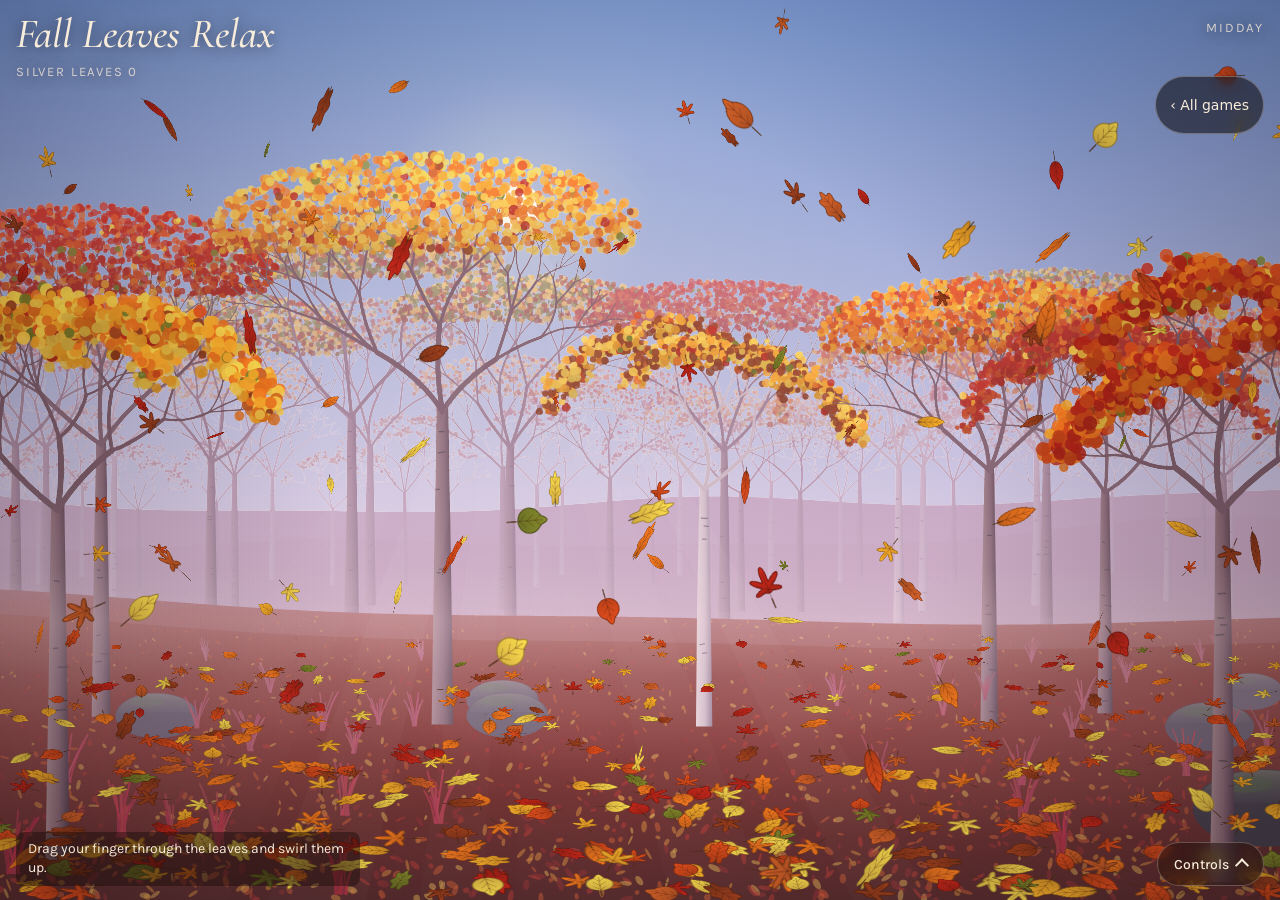
<file: fall.html>
<!doctype html><html><head><meta name="robots" content="noindex, nofollow"><meta name="theme-color" content="#140d12"><meta name="mobile-web-app-capable" content="yes"><meta name="apple-mobile-web-app-capable" content="yes"><meta name="apple-mobile-web-app-title" content="Relax Games"><meta name="apple-mobile-web-app-status-bar-style" content="black"><link rel="manifest" href="manifest.webmanifest"><link rel="apple-touch-icon" href="apple-touch-icon.png"><link rel="icon" type="image/png" href="icon-192.png"><link rel="stylesheet" href="fonts.css"><meta charset=utf8><meta name=viewport content="width=device-width,initial-scale=1,viewport-fit=cover"><style>:root{color-scheme:light;box-sizing:border-box;padding-top:env(safe-area-inset-top,0px);padding-bottom:env(safe-area-inset-bottom,0px)}html{scroll-padding-top:env(safe-area-inset-top,0px)}body{margin:0;padding:0;font:14px -apple-system,BlinkMacSystemFont,sans-serif;background:#faf9f5;color:#141413}img{max-width:100%}[hidden]:not([hidden=until-found i]){display:none!important}</style></head><body>
<title>Fall Leaves Relax</title>
<style>
/* Layout: one full-bleed canvas (sky, layered autumn forest, ground, leaves), a quiet title and time-of-day readout on top, a hint and a collapsible controls menu at the bottom. Single look by choice: the canvas is the palette. */
:root {
  --night: #140d12;
  --paper: #f8ecda;
  --dim: rgba(248,236,218,.78);
  --glass: rgba(26,12,10,.46);
  --edge: rgba(248,236,218,.26);
  --ember: #ffb45e;
  --display: 'Cormorant Garamond', Georgia, 'Times New Roman', serif;
  --body: 'Karla', system-ui, -apple-system, 'Segoe UI', sans-serif;
  color-scheme: dark;
}
html, body { height: 100%; }
body { margin: 0; background: var(--night); color: var(--paper); font-family: var(--body); font-size: 15px; overflow: hidden; -webkit-user-select: none; user-select: none; -webkit-tap-highlight-color: transparent; }
#stage { position: relative; width: 100%; height: 100%; }
canvas { position: absolute; inset: 0; width: 100%; height: 100%; display: block; touch-action: none; background: var(--night); }
.hud { position: absolute; left: 0; right: 0; display: flex; justify-content: space-between; align-items: flex-start; gap: 10px 20px; padding: 14px 16px; pointer-events: none; text-shadow: 0 1px 14px rgba(0,0,0,.55); box-sizing: border-box; }
.hud.top { top: 0; }
.hud.bot { bottom: 0; align-items: flex-end; flex-wrap: nowrap; padding-bottom: calc(14px + env(safe-area-inset-bottom, 0px)); }
h1 { margin: 0; font-family: var(--display); font-style: italic; font-weight: 500; font-size: clamp(1.7rem, 5.5vw, 2.6rem); line-height: 1; text-wrap: balance; }
#count { margin-top: 8px; font-size: 13px; letter-spacing: .14em; text-transform: uppercase; color: var(--dim); transition: color .4s ease, transform .4s ease; transform-origin: left center; font-variant-numeric: tabular-nums; }
#count.pulse { color: var(--ember); transform: scale(1.12); }
#when { font-size: 13px; letter-spacing: .14em; text-transform: uppercase; color: var(--dim); padding-top: 6px; white-space: nowrap; }
#hint { margin: 0; min-width: 0; max-width: 20rem; padding: 8px 12px; background: var(--glass); border-radius: 8px; color: var(--paper); text-shadow: none; font-size: 14px; line-height: 1.35; transition: opacity 1.2s ease; }
#hint.gone { opacity: 0; }
.dock { position: relative; flex: none; pointer-events: auto; margin-left: auto; }
#menu { display: flex; align-items: center; gap: 8px; min-height: 44px; padding: 8px 16px; background: var(--glass); color: var(--paper); border: 1px solid var(--edge); border-radius: 22px; font: 500 14px var(--body); cursor: pointer; backdrop-filter: blur(8px); -webkit-backdrop-filter: blur(8px); }
#menu .chev { display: inline-block; width: 8px; height: 8px; border-right: 2px solid currentColor; border-top: 2px solid currentColor; transform: rotate(-45deg) translate(-1px, 1px); transition: transform .2s ease; }
#menu[aria-expanded="true"] .chev { transform: rotate(135deg) translate(-1px, 1px); }
.ctl { position: absolute; right: 0; bottom: calc(100% + 8px); width: min(calc(100vw - 32px), 360px); display: flex; flex-direction: column; gap: 14px; padding: 14px; background: var(--glass); border: 1px solid var(--edge); border-radius: 12px; backdrop-filter: blur(10px); -webkit-backdrop-filter: blur(10px); text-shadow: none; box-sizing: border-box; }
.field { display: flex; flex-direction: column; gap: 6px; min-width: 0; }
.field label { font-size: 12px; letter-spacing: .12em; text-transform: uppercase; color: var(--dim); }
input[type=range] { width: 100%; margin: 0; accent-color: var(--ember); min-height: 28px; }
.btns { display: flex; flex-wrap: wrap; gap: 8px; }
.btns button { flex: 1 1 calc(50% - 4px); min-width: 0; min-height: 44px; padding: 8px 6px; background: rgba(248,236,218,.1); color: var(--paper); border: 1px solid var(--edge); border-radius: 8px; font: 500 14px var(--body); cursor: pointer; }
.btns button[aria-pressed="true"] { background: rgba(255,180,94,.22); border-color: var(--ember); }
.ctl[hidden] { display: none; }
button:focus-visible, input:focus-visible { outline: 2px solid var(--ember); outline-offset: 2px; }
</style>

<div id="stage">
<style>
#homeLink{position:fixed;z-index:50;top:calc(76px + env(safe-area-inset-top,0px));right:16px;display:flex;align-items:center;gap:6px;min-height:40px;padding:8px 14px;border-radius:999px;background:rgba(10,8,14,.55);color:#f8ecda;border:1px solid rgba(248,236,218,.3);font:500 14px system-ui,-apple-system,'Segoe UI',sans-serif;text-decoration:none;backdrop-filter:blur(8px);-webkit-backdrop-filter:blur(8px);pointer-events:auto}
#homeLink:hover{border-color:#f8ecda}
#homeLink:focus-visible{outline:2px solid #ffb45e;outline-offset:2px}
</style>
<a id="homeLink" href="index.html" aria-label="Back to all games">&#8249; All games</a>
  <canvas id="c" aria-label="Autumn forest with falling leaves. Drag a finger or the mouse to blow the leaves around."></canvas>
  <div class="hud top"><div class="brand"><h1>Fall Leaves Relax</h1><div id="count" aria-live="polite">Silver leaves 0</div></div><div id="when" aria-live="off">Morning</div></div>
  <div class="hud bot">
    <p id="hint">Drag your finger through the leaves and swirl them up.</p>
    <div class="dock">
      <div id="ctl" class="ctl" hidden>
        <div class="field"><label for="sky">Time of day</label><input id="sky" type="range" min="0" max="999" value="170"></div>
        <div class="field"><label for="vol">Volume</label><input id="vol" type="range" min="0" max="100" value="40"></div>
        <div class="field"><label for="wind">Wind strength</label><input id="wind" type="range" min="50" max="160" value="100"></div>
        <div class="btns">
          <button id="gust" type="button">Gust</button>
          <button id="drift" type="button" aria-pressed="true">Sky drift</button>
          <button id="snd" type="button" aria-pressed="true">Sound</button>
          <button id="chm" type="button" aria-pressed="true">Chimes</button>
        </div>
      </div>
      <button id="menu" type="button" aria-expanded="false" aria-controls="ctl"><span>Controls</span><span class="chev" aria-hidden="true"></span></button>
    </div>
  </div>
</div>

<script>
(function () {
  'use strict';
  var cv = document.getElementById('c'), ctx = cv.getContext('2d');
  var scene = document.createElement('canvas'), sctx = scene.getContext('2d');
  var tinted = document.createElement('canvas'), tctx = tinted.getContext('2d');
  var W = 0, H = 0, DPR = 1, S = 1, groundTop = 0;

  function clamp(v, a, b) { return v < a ? a : v > b ? b : v; }
  function lerp(a, b, t) { return a + (b - a) * t; }
  function sm(t) { return t * t * (3 - 2 * t); }
  function mix3(a, b, t) { return [lerp(a[0], b[0], t), lerp(a[1], b[1], t), lerp(a[2], b[2], t)]; }
  function css(c, a) { return 'rgba(' + (c[0] | 0) + ',' + (c[1] | 0) + ',' + (c[2] | 0) + ',' + (a == null ? 1 : a) + ')'; }
  function mulberry32(a) { return function () { a |= 0; a = a + 0x6D2B79F5 | 0; var t = Math.imul(a ^ a >>> 15, 1 | a); t = t + Math.imul(t ^ t >>> 7, 61 | t) ^ t; return ((t ^ t >>> 14) >>> 0) / 4294967296; }; }

  /* ---------- sky keyframes ---------- */
  var KEYS = [
    { n: 'Morning', top: [138, 142, 196], bot: [255, 208, 196], tint: [0.93, 0.87, 0.92], sun: [255, 222, 175], glow: 0.55, stars: 0 },
    { n: 'Midday',  top: [110, 150, 215], bot: [228, 214, 240], tint: [1, 0.99, 0.95],       sun: [255, 247, 224], glow: 0.40, stars: 0 },
    { n: 'Sunset',  top: [78, 64, 132],  bot: [255, 150, 100],  tint: [1, 0.70, 0.50],       sun: [255, 156, 76],  glow: 0.95, stars: 0.05 },
    { n: 'Dusk',    top: [11, 14, 38],   bot: [74, 60, 102],   tint: [0.42, 0.47, 0.74],    sun: [200, 160, 200], glow: 0.2,  stars: 1 }
  ];
  function skyAt(t) {
    var p = t * 4, i = Math.floor(p) % 4, f = sm(p - Math.floor(p)), a = KEYS[i], b = KEYS[(i + 1) % 4];
    return { top: mix3(a.top, b.top, f), bot: mix3(a.bot, b.bot, f), tint: mix3(a.tint, b.tint, f), sun: mix3(a.sun, b.sun, f), glow: lerp(a.glow, b.glow, f), stars: lerp(a.stars, b.stars, f) };
  }

  /* ---------- state ---------- */
  var T = 0.17, builtT = -1, autoDrift = true, muted = false, windK = 1;
  var reduce = false; try { reduce = window.matchMedia('(prefers-reduced-motion: reduce)').matches; } catch (e) {}
  if (reduce) autoDrift = false;
  var stars = [];
  var silverCount = 0, silverT = 8, rings = [], sparks = [], sprS = [], leaves = [], spawnT = 0, maxLeaves = 1000, night = 0, glowSpr = [];
  var ptr = { x: 0, y: 0, in: false, down: false, last: -10 };
  var pv = { x: 0, y: 0 }, spin = 1, wamp = 0, trail = [];
  var gust = null, lastInteract = 0;

  /* ---------- palette and leaf sprites ---------- */
  var PAL = [[183, 38, 26], [208, 74, 28], [232, 116, 32], [244, 166, 42], [248, 206, 76], [150, 62, 30], [120, 128, 42], [196, 92, 40]];
  var PALW = [2, 3, 3, 3, 2, 2, 1, 2];
  function pickC() { var t = 0, i; for (i = 0; i < PALW.length; i++) t += PALW[i]; var r = Math.random() * t; for (i = 0; i < PALW.length; i++) { r -= PALW[i]; if (r <= 0) return i; } return 0; }
  function pickK() { var r = Math.random(); return r < 0.4 ? 0 : r < 0.6 ? 1 : r < 0.85 ? 2 : 3; }

  function wrapDeg(d) { while (d > 180) d -= 360; while (d < -180) d += 360; return d; }
  var MAPLE = [[-90, 1], [-142, 0.8], [-38, 0.8], [-198, 0.55], [18, 0.55]];
  function polyFor(k) {
    var pts = [], a, th, r, x, y, i;
    for (a = 0; a < 360; a += (k === 0 ? 4 : 6)) {
      th = a * Math.PI / 180;
      if (k === 0) {
        r = 0.34;
        for (i = 0; i < MAPLE.length; i++) { var dd = wrapDeg(a - MAPLE[i][0]); r += MAPLE[i][1] * Math.exp(-(dd / 15) * (dd / 15)); }
        x = Math.cos(th) * r * 0.74; y = Math.sin(th) * r * 0.74;
      } else if (k === 1) {
        var m = 1 + 0.16 * Math.sin(7 * th);
        x = 0.42 * Math.cos(th) * m; y = (0.88 * Math.sin(th) - 0.04) * m;
      } else if (k === 2) {
        var tp = 1 + 0.45 * Math.exp(-Math.pow(wrapDeg(a + 90) / 14, 2));
        x = 0.6 * Math.cos(th) * tp; y = (0.55 * Math.sin(th) - 0.1) * tp;
      } else {
        var tb = (1 + 0.25 * Math.exp(-Math.pow(wrapDeg(a + 90) / 16, 2))) * (1 + 0.045 * Math.sin(24 * th));
        x = 0.4 * Math.cos(th) * tb; y = 0.75 * Math.sin(th) * tb;
      }
      pts.push([x, y]);
    }
    return pts;
  }
  var POLYS = [polyFor(0), polyFor(1), polyFor(2), polyFor(3)];
  var spr = [];
  function tintc(c, tn, m) { return [clamp(c[0] * tn[0] * m, 0, 255), clamp(c[1] * tn[1] * m, 0, 255), clamp(c[2] * tn[2] * m, 0, 255)]; }
  function genSprites(tn) {
    for (var k = 0; k < 4; k++) {
      spr[k] = spr[k] || [];
      for (var ci = 0; ci < PAL.length; ci++) {
        var cnv = spr[k][ci] || (spr[k][ci] = document.createElement('canvas'));
        cnv.width = 64; cnv.height = 64;
        var c = cnv.getContext('2d');
        c.translate(32, 34); c.scale(25, 25);
        var pts = POLYS[k];
        var g = c.createLinearGradient(0, -1, 0, 1);
        g.addColorStop(0, css(tintc(PAL[ci], tn, 1.14)));
        g.addColorStop(1, css(tintc(PAL[ci], tn, 0.84)));
        c.beginPath();
        for (var i = 0; i < pts.length; i++) { if (i) c.lineTo(pts[i][0], pts[i][1]); else c.moveTo(pts[i][0], pts[i][1]); }
        c.closePath();
        c.fillStyle = g; c.fill();
        c.lineJoin = 'round'; c.lineWidth = 0.05; c.strokeStyle = css(tintc(PAL[ci], tn, 0.66)); c.stroke();
        c.strokeStyle = css(tintc([70, 24, 12], tn, 1), 0.45); c.lineWidth = 0.035; c.lineCap = 'round';
        c.beginPath(); c.moveTo(0, 0.78); c.lineTo(0, -0.72);
        if (k === 0) {
          for (var j = 1; j < MAPLE.length; j++) { var ang = MAPLE[j][0] * Math.PI / 180; c.moveTo(0, 0.1); c.lineTo(Math.cos(ang) * MAPLE[j][1] * 0.62, Math.sin(ang) * MAPLE[j][1] * 0.62 + 0.1); }
        } else {
          for (var s = -1; s <= 1; s += 2) for (var q = 0; q < 3; q++) { c.moveTo(0, 0.4 - q * 0.38); c.lineTo(s * 0.28, 0.1 - q * 0.38); }
        }
        c.stroke();
        c.strokeStyle = css(tintc([84, 52, 30], tn, 1), 0.9); c.lineWidth = 0.06;
        c.beginPath(); c.moveTo(0, 0.55); c.lineTo(0, 0.98); c.stroke();
      }
    }
  }

  function genSilver(tn) {
    var t2 = [Math.pow(tn[0], 0.45), Math.pow(tn[1], 0.45), Math.pow(tn[2], 0.45)], SIL = [204, 214, 232];
    for (var k = 0; k < 4; k++) {
      var cnv = sprS[k] || (sprS[k] = document.createElement('canvas'));
      cnv.width = 64; cnv.height = 64;
      var c = cnv.getContext('2d'), pts = POLYS[k], i;
      c.translate(32, 34); c.scale(25, 25);
      var g = c.createLinearGradient(-0.6, -1, 0.6, 1);
      g.addColorStop(0, css(tintc(SIL, t2, 1.12))); g.addColorStop(0.5, css(tintc([232, 238, 248], t2, 1))); g.addColorStop(1, css(tintc(SIL, t2, 0.8)));
      c.beginPath();
      for (i = 0; i < pts.length; i++) { if (i) c.lineTo(pts[i][0], pts[i][1]); else c.moveTo(pts[i][0], pts[i][1]); }
      c.closePath(); c.fillStyle = g; c.fill();
      c.lineJoin = 'round'; c.lineWidth = 0.05; c.strokeStyle = css(tintc([120, 132, 166], t2, 1)); c.stroke();
      c.strokeStyle = css(tintc([110, 122, 156], t2, 1), 0.5); c.lineWidth = 0.035; c.lineCap = 'round';
      c.beginPath(); c.moveTo(0, 0.78); c.lineTo(0, -0.72);
      for (var sd = -1; sd <= 1; sd += 2) for (var q = 0; q < 3; q++) { c.moveTo(0, 0.4 - q * 0.38); c.lineTo(sd * 0.28, 0.1 - q * 0.38); }
      c.stroke();
      c.strokeStyle = css(tintc([130, 138, 160], t2, 1), 0.9); c.lineWidth = 0.06;
      c.beginPath(); c.moveTo(0, 0.55); c.lineTo(0, 0.98); c.stroke();
    }
  }
  function genGlow() {
    for (var ci = 0; ci < PAL.length; ci++) {
      var cnv = document.createElement('canvas'); cnv.width = cnv.height = 64;
      var c = cnv.getContext('2d'), col = mix3(PAL[ci], [255, 232, 170], 0.55);
      var g = c.createRadialGradient(32, 32, 0, 32, 32, 32);
      g.addColorStop(0, css(col, 0.95)); g.addColorStop(0.3, css(col, 0.4)); g.addColorStop(1, css(col, 0));
      c.fillStyle = g; c.fillRect(0, 0, 64, 64); glowSpr[ci] = cnv;
    }
  }
  genGlow();

  /* ---------- baked forest scene ---------- */
  var HAZE = [206, 180, 212];
  function mixc(a, b, t) { return mix3(a, b, t); }
  function ridge(c, base, amp, col, r) {
    var p1 = r() * 6, p2 = r() * 6, p3 = r() * 6;
    c.fillStyle = css(col); c.beginPath(); c.moveTo(0, H);
    for (var x = 0; x <= W + 8; x += 8) {
      var u = x / W;
      c.lineTo(x, base - amp * (0.5 + 0.28 * Math.sin(u * 4 + p1) + 0.16 * Math.sin(u * 9 + p2) + 0.06 * Math.sin(u * 19 + p3)));
    }
    c.lineTo(W, H); c.closePath(); c.fill();
  }
  function fog(c, a) {
    c.globalCompositeOperation = 'source-atop';
    var g = c.createLinearGradient(0, H * 0.25, 0, H * 0.85);
    g.addColorStop(0, css(HAZE, a * 0.55)); g.addColorStop(0.55, css(HAZE, a)); g.addColorStop(1, css(HAZE, a * 0.55));
    c.fillStyle = g; c.fillRect(0, 0, W, H); c.globalCompositeOperation = 'source-over';
  }
  function fork(c, x, y, a, len, w, lvl, r, tips, spreadAng) {
    var ex = x + Math.sin(a) * len, ey = y - Math.cos(a) * len;
    var mx = (x + ex) / 2 + Math.cos(a) * len * 0.36 * (r() - 0.5), my = (y + ey) / 2 + Math.sin(a) * len * 0.36 * (r() - 0.5);
    c.lineWidth = Math.max(0.6, w); c.beginPath(); c.moveTo(x, y); c.quadraticCurveTo(mx, my, ex, ey); c.stroke();
    if (lvl <= 0) { tips.push(ex, ey); return; }
    var n = 2 + (r() < 0.25 ? 1 : 0);
    for (var i = 0; i < n; i++) {
      var na = a * 0.8 + (i / (n - 1) - 0.5) * 2 * spreadAng * (0.7 + r() * 0.5);
      fork(c, ex, ey, clamp(na, -1.5, 1.5), len * (0.66 + r() * 0.1), w * 0.66, lvl - 1, r, tips, spreadAng);
    }
  }
  function tree(c, x, by, th, depth, r, dome) {
    var hf = (1 - depth) * 0.72, i;
    function hz(col) { return mixc(col, HAZE, hf); }
    var tw = Math.max(1.6, th * 0.034), spread = th * (depth >= 1 ? 0.3 : depth > 0.7 ? 0.38 : 0.5), pale = depth >= 1 ? false : depth < 0.2 ? r() < 0.5 : r() < 0.25;
    var TC = pale ? [[240, 228, 234], [216, 200, 214], [150, 132, 158], [212, 196, 210]] : [[172, 140, 150], [136, 104, 120], [84, 62, 80], [128, 98, 114]];
    var tg = c.createLinearGradient(x - tw, 0, x + tw, 0);
    tg.addColorStop(0, css(hz(TC[0]))); tg.addColorStop(0.55, css(hz(TC[1]))); tg.addColorStop(1, css(hz(TC[2])));
    c.fillStyle = tg; c.beginPath(); c.moveTo(x - tw, by);
    c.quadraticCurveTo(x - tw * 0.8 + (r() - 0.5) * tw * 0.6, by - th * 0.5, x - tw * 0.55, by - th); c.lineTo(x + tw * 0.55, by - th);
    c.quadraticCurveTo(x + tw * 0.8, by - th * 0.5, x + tw, by); c.closePath(); c.fill();
    if (tw > 3) {
      c.strokeStyle = css(hz([70, 58, 72]), 0.7); c.lineWidth = Math.max(1, tw * 0.12); c.lineCap = 'round';
      var nm = Math.min(16, Math.floor(th / (tw * 5)));
      for (i = 0; i < nm; i++) { var my = by - r() * th * 0.92, mx = x - tw * 0.6 + r() * tw * 0.7; c.beginPath(); c.moveTo(mx, my); c.lineTo(mx + tw * (0.3 + r() * 0.5), my + (r() - 0.5) * 2); c.stroke(); }
    }
    c.strokeStyle = css(hz(TC[3])); c.lineCap = 'round';
    var tips = [], top = by - th, nb = 3 + (r() < 0.5 ? 1 : 0), lvl = depth > 0.5 ? 4 : 3;
    for (i = 0; i < nb; i++) fork(c, x, top + tw * 0.5, (i / (nb - 1) - 0.5) * 1.5 + (r() - 0.5) * 0.25, spread * (0.55 + r() * 0.2), tw * 0.5, lvl, r, tips, dome ? 0.45 : 0.6);
    if (!tips.length) return;
    var base = Math.floor(r() * 6);
    function col(dark) {
      var idx = r() < 0.16 ? Math.floor(r() * PAL.length) : clamp(base + Math.floor(r() * 3) - 1, 0, PAL.length - 1);
      return hz([PAL[idx][0] * dark, PAL[idx][1] * dark, PAL[idx][2] * dark]);
    }
    if (dome) {
      var minx = 1e9, maxx = -1e9, miny = 1e9, maxy = -1e9;
      for (i = 0; i < tips.length; i += 2) { minx = Math.min(minx, tips[i]); maxx = Math.max(maxx, tips[i]); miny = Math.min(miny, tips[i + 1]); maxy = Math.max(maxy, tips[i + 1]); }
      var rx = (maxx - minx) / 2 * 1.08, ry = (maxy - miny) * 0.5, cx = (minx + maxx) / 2, cy = miny + ry * 0.8;
      var n = clamp(Math.round(rx * ry / (depth < 0.5 ? 4.5 : 3)), 60, 1900), dr = Math.max(0.8, th * 0.011);
      for (i = 0; i < n; i++) {
        var ang = r() * 6.283, rad = Math.sqrt(r()), sy = Math.sin(ang) * rad;
        if (sy > 0.3) continue;
        c.fillStyle = css(col(0.8 + 0.4 * clamp(0.5 - sy * 0.6, 0, 1)), 0.88);
        c.beginPath(); c.arc(cx + Math.cos(ang) * rad * rx, cy + sy * ry, dr * (0.7 + r() * 0.8), 0, 6.283); c.fill();
      }
    } else if (r() > 0.14) {
      var cr = th * 0.07, m = clamp(Math.round(cr * 0.9), 5, 22);
      for (var t = 0; t < tips.length; t += 2) {
        for (i = 0; i < m; i++) {
          var ox = (r() + r() - 1) * cr, oy = (r() + r() - 1) * cr * 0.8;
          c.fillStyle = css(col(0.82 + 0.35 * clamp(0.5 - oy / cr * 0.5, 0, 1)), 0.9);
          c.beginPath(); c.arc(tips[t] + ox, tips[t + 1] + oy, Math.max(0.8, cr * (0.14 + r() * 0.14)), 0, 6.283); c.fill();
        }
      }
    }
  }
  function treeRow(c, baseY, count, th, depth, r, domeP) {
    for (var i = 0; i < count; i++) {
      var x = (i + 0.1 + r() * 0.8) / count * W * 1.08 - W * 0.04;
      tree(c, x, baseY + (r() - 0.5) * H * 0.016, th * (0.8 + r() * 0.4), depth, r, r() < domeP);
    }
  }
  function boulder(c, x, y, s, dp, r) {
    var hf = (1 - dp) * 0.6;
    c.fillStyle = css(mixc([54, 50, 64], HAZE, hf)); c.beginPath(); c.ellipse(x, y, s, s * 0.55, 0, 0, 6.283); c.fill();
    var g = c.createLinearGradient(0, y - s * 0.55, 0, y + s * 0.2);
    g.addColorStop(0, css(mixc([110, 112, 100], HAZE, hf), 0.9)); g.addColorStop(1, css(mixc([54, 50, 64], HAZE, hf), 0));
    c.fillStyle = g; c.beginPath(); c.ellipse(x, y - s * 0.08, s * 0.92, s * 0.46, 0, Math.PI, 6.283); c.fill();
    c.fillStyle = css(mixc([72, 96, 62], HAZE, hf), 0.55); c.beginPath(); c.ellipse(x - s * 0.25, y - s * 0.34, s * 0.4, s * 0.12, 0, 0, 6.283); c.fill();
  }
  function ferns(c, x, y, dp, r) {
    var n = 9 + Math.floor(r() * 8), hf = (1 - dp) * 0.5;
    c.lineCap = 'round';
    for (var i = 0; i < n; i++) {
      var len = (14 + r() * 34) * (0.5 + dp), lean = (r() - 0.5) * 0.9;
      c.strokeStyle = css(mixc([150 + r() * 40, 38 + r() * 20, 56 + r() * 20], HAZE, hf), 0.9); c.lineWidth = 1 + dp * 1.3;
      c.beginPath(); c.moveTo(x + (r() - 0.5) * 14 * dp, y); c.quadraticCurveTo(x + lean * len * 0.4, y - len * 0.6, x + lean * len, y - len); c.stroke();
    }
  }
  function bake() {
    var r = mulberry32(11), c = sctx, i;
    scene.width = tinted.width = Math.round(W * DPR); scene.height = tinted.height = Math.round(H * DPR);
    c.setTransform(DPR, 0, 0, DPR, 0, 0); c.clearRect(0, 0, W, H);
    ridge(c, H * 0.58, H * 0.06, [196, 160, 196], r);
    ridge(c, H * 0.62, H * 0.05, [184, 142, 170], r);
    fog(c, 0.4);
    treeRow(c, H * 0.645, Math.max(6, Math.round(W / 55)), H * 0.1, 0.08, r, 0.5);
    fog(c, 0.38);
    treeRow(c, H * 0.675, Math.max(4, Math.round(W / 105)), H * 0.15, 0.25, r, 0.75);
    fog(c, 0.3);
    treeRow(c, H * 0.71, Math.max(3, Math.round(W / 165)), H * 0.22, 0.5, r, 0.75);
    fog(c, 0.24);
    function edge(x) { var u = x / W; return groundTop - H * 0.05 * (0.9 * Math.exp(-Math.pow(u / 0.35, 2)) + 0.35 * Math.exp(-Math.pow((u - 0.95) / 0.25, 2))) + H * 0.008 * Math.sin(u * 9); }
    var g = c.createLinearGradient(0, groundTop - H * 0.07, 0, H);
    g.addColorStop(0, css([186, 130, 140])); g.addColorStop(0.16, css([156, 72, 64])); g.addColorStop(0.5, css([128, 46, 42])); g.addColorStop(1, css([76, 30, 30]));
    c.fillStyle = g; c.beginPath(); c.moveTo(0, H);
    for (var ex = 0; ex <= W + 8; ex += 8) c.lineTo(ex, edge(ex));
    c.lineTo(W, H); c.closePath(); c.fill();
    c.save(); c.clip();
    var litter = Math.round(W * H / 650), LC = [[190, 52, 42], [214, 92, 40], [232, 150, 52], [150, 40, 40], [240, 190, 80]];
    for (i = 0; i < litter; i++) {
      var yy = groundTop - H * 0.05 + Math.pow(r(), 0.8) * (H - groundTop + H * 0.05), dp = (yy - groundTop) / (H - groundTop), pc = LC[Math.floor(r() * LC.length)];
      c.fillStyle = css(pc, 0.5);
      c.beginPath(); c.ellipse(r() * W, yy, (1.5 + r() * 3.5) * (0.5 + dp), (0.8 + r() * 1.6) * (0.5 + dp), r() * 3, 0, 6.283); c.fill();
    }
    c.restore();
    c.strokeStyle = css(HAZE, 0.14); c.lineWidth = H * 0.035; c.lineJoin = 'round'; c.beginPath();
    for (var hx = 0; hx <= W + 8; hx += 8) { if (hx) c.lineTo(hx, edge(hx) + H * 0.01); else c.moveTo(hx, edge(hx) + H * 0.01); }
    c.stroke();
    fog(c, 0.2);
    for (i = 0; i < 6; i++) { var bd = r(); boulder(c, r() * W, groundTop + H * 0.02 + bd * (H - groundTop) * 0.75, (14 + bd * 46) * S, bd, r); }
    treeRow(c, H * 0.8, Math.max(2, Math.round(W / 250)), H * 0.3, 0.78, r, 0.55);
    for (i = 0; i < Math.round(W / 38); i++) { var fd = Math.pow(r(), 1.4), fx = (i % 2 ? r() * 0.35 : 0.65 + r() * 0.35) * W; ferns(c, fx, groundTop + H * 0.03 + fd * (H - groundTop) * 0.9, fd, r); }
    tree(c, W * 0.045, H * 0.96, H * 0.4, 1, r, false);
    tree(c, W * 0.955, H * 0.98, H * 0.42, 1, r, false);
    var m = c.createLinearGradient(0, groundTop - H * 0.07, 0, groundTop + H * 0.05);
    m.addColorStop(0, 'rgba(255,225,235,0)'); m.addColorStop(0.5, 'rgba(255,225,235,0.18)'); m.addColorStop(1, 'rgba(255,225,235,0)');
    c.globalCompositeOperation = 'source-atop'; c.fillStyle = m; c.fillRect(0, groundTop - H * 0.07, W, H * 0.12); c.globalCompositeOperation = 'source-over';
    builtT = -1;
  }
  function rebuild() {
    var s = skyAt(T), tn = s.tint;
    tctx.setTransform(1, 0, 0, 1, 0, 0);
    tctx.globalCompositeOperation = 'source-over'; tctx.clearRect(0, 0, tinted.width, tinted.height);
    tctx.drawImage(scene, 0, 0);
    tctx.globalCompositeOperation = 'multiply'; tctx.fillStyle = css([tn[0] * 255, tn[1] * 255, tn[2] * 255]); tctx.fillRect(0, 0, tinted.width, tinted.height);
    tctx.globalCompositeOperation = 'destination-in'; tctx.drawImage(scene, 0, 0);
    tctx.globalCompositeOperation = 'source-over';
    genSprites(tn); genSilver(tn);
    night = clamp((0.92 - (tn[0] + tn[1] + tn[2]) / 3) / 0.45, 0, 1);
    builtT = T;
  }

  /* ---------- sky ---------- */
  var vignette = null, sun = { x: 0, y: 0, al: 0 };
  function drawSky(time) {
    sun.al = 0;
    var s = skyAt(T), g = ctx.createLinearGradient(0, 0, 0, H * 0.7), i;
    g.addColorStop(0, css(s.top)); g.addColorStop(1, css(s.bot));
    ctx.fillStyle = g; ctx.fillRect(0, 0, W, H);
    if (s.stars > 0.02) {
      for (i = 0; i < stars.length; i++) {
        var st = stars[i], a = s.stars * st.b * (0.55 + 0.45 * Math.sin(time * st.s + st.p));
        ctx.fillStyle = 'rgba(255,246,230,' + a.toFixed(3) + ')'; ctx.fillRect(st.x * W, st.y * H * 0.5, st.z, st.z);
      }
    }
    if (T < 0.56) {
      var u = (T + 0.06) / 0.62, sx = W * (0.1 + 0.8 * u), sy = H * 0.64 - H * 0.46 * Math.pow(Math.sin(Math.PI * u), 1.6);
      var al = clamp(T / 0.06, 0, 1) * clamp((0.56 - T) / 0.06, 0, 1);
      sun.x = sx; sun.y = sy; sun.al = al * clamp((H * 0.66 - sy) / (H * 0.16), 0.15, 1);
      var rg = ctx.createRadialGradient(sx, sy, 0, sx, sy, H * 0.6);
      rg.addColorStop(0, css(s.sun, 0.85 * s.glow * al)); rg.addColorStop(0.25, css(s.sun, 0.3 * s.glow * al)); rg.addColorStop(1, css(s.sun, 0));
      ctx.fillStyle = rg; ctx.fillRect(0, 0, W, H);
      ctx.fillStyle = 'rgba(255,250,235,' + (0.95 * al).toFixed(3) + ')'; ctx.beginPath(); ctx.arc(sx, sy, H * 0.026, 0, 6.283); ctx.fill();
    }
    if (T >= 0.58) {
      var um = (T - 0.58) / 0.42, mx = W * (0.15 + 0.7 * um), my = H * 0.58 - Math.sin(Math.PI * um) * H * 0.4;
      var ma = clamp(um * 6, 0, 1) * clamp((1 - um) * 6, 0, 1) * (0.25 + 0.75 * s.stars);
      var mg = ctx.createRadialGradient(mx, my, 0, mx, my, H * 0.16);
      mg.addColorStop(0, 'rgba(230,226,255,' + (0.35 * ma).toFixed(3) + ')'); mg.addColorStop(1, 'rgba(230,226,255,0)');
      ctx.fillStyle = mg; ctx.fillRect(mx - H * 0.2, my - H * 0.2, H * 0.4, H * 0.4);
      ctx.fillStyle = 'rgba(244,240,226,' + (0.92 * ma).toFixed(3) + ')'; ctx.beginPath(); ctx.arc(mx, my, H * 0.02, 0, 6.283); ctx.fill();
    }
  }

  function drawRays(time) {
    var s = skyAt(T), i;
    if (sun.al > 0.02) {
      ctx.globalCompositeOperation = 'screen';
      var L = H * 1.3;
      for (i = 0; i < 6; i++) {
        var ang = 1.57 + (i - 2.5) * 0.2 + Math.sin(time * 0.1 + i) * 0.02, w = 0.045 + 0.02 * ((i * 7) % 3);
        var al = 0.13 * s.glow * sun.al * (0.6 + 0.4 * Math.sin(time * 0.4 + i * 1.7));
        var gx = sun.x + Math.cos(ang) * L, gy = sun.y + Math.sin(ang) * L;
        var gr = ctx.createLinearGradient(sun.x, sun.y, gx, gy);
        gr.addColorStop(0, css(s.sun, al)); gr.addColorStop(1, css(s.sun, 0));
        ctx.fillStyle = gr; ctx.beginPath(); ctx.moveTo(sun.x, sun.y);
        ctx.lineTo(sun.x + Math.cos(ang - w) * L, sun.y + Math.sin(ang - w) * L); ctx.lineTo(sun.x + Math.cos(ang + w) * L, sun.y + Math.sin(ang + w) * L); ctx.closePath(); ctx.fill();
      }
      ctx.globalCompositeOperation = 'source-over';
    }
    var mc = mix3(s.bot, [255, 236, 244], 0.5), day = 1 - 0.65 * s.stars;
    for (i = 0; i < 4; i++) {
      var mx = ((time * (6 + i * 3) + i * W * 0.35) % (W * 1.6)) - W * 0.3, my = groundTop + (i % 2 ? H * 0.05 : -H * 0.04), rr = W * 0.5;
      ctx.save(); ctx.translate(mx, my); ctx.scale(1, 0.26);
      var mg = ctx.createRadialGradient(0, 0, 0, 0, 0, rr);
      mg.addColorStop(0, css(mc, 0.16 * day)); mg.addColorStop(1, css(mc, 0));
      ctx.fillStyle = mg; ctx.fillRect(-rr, -rr, rr * 2, rr * 2); ctx.restore();
    }
  }

  /* ---------- leaves ---------- */
  function mkLeaf(drift, inAir) {
    var z = Math.pow(Math.random(), 0.85);
    var L = { z: z, gy: groundTop + (H - groundTop - 8 * S) * z + 4 * S, sz: 30 * S * (0.5 + 0.95 * z) * (0.8 + Math.random() * 0.4), k: pickK(), c: pickC(), x: Math.random() * W, y: 0, vx: 0, vy: 0, rot: Math.random() * 6.283, vr: 0, fp: Math.random() * 6.283, fx: 1, ys: 0.5, state: 1, drift: drift, a: 1, rest: 0, th: 0.14 + Math.random() * 0.35, ph: Math.random() * 6.283, gl: 0, silver: false, face: 1, found: false, fade: false };
    if (inAir) { L.state = 0; L.y = Math.random() * L.gy; L.ys = 1; L.vy = 30 * S; L.vr = (Math.random() - 0.5) * 3; } else L.y = L.gy;
    return L;
  }
  function insertLeaf(L) {
    var lo = 0, hi = leaves.length;
    while (lo < hi) { var mid = (lo + hi) >> 1; if (leaves[mid].gy <= L.gy) lo = mid + 1; else hi = mid; }
    leaves.splice(lo, 0, L);
  }
  function spawnSilver() {
    var n = 0;
    for (var i = 0; i < leaves.length; i++) if (leaves[i].silver && !leaves[i].found) n++;
    if (n >= 3) return;
    var L = mkLeaf(false, true);
    L.silver = true; L.sz *= 1.15; L.x = Math.random() * W * 0.9 + W * 0.05; L.y = -30; L.vx = 0; L.vy = 30 * S; L.ys = 1;
    insertLeaf(L);
  }
  function foundLeaf(L, time) {
    L.found = true; L.fade = true; L.gl = 1; L.state = 0; L.vy = -60 * S; L.vx = 0; L.vr = 1.5; L.sw = 0;
    silverCount++; countEl.textContent = 'Silver leaves ' + silverCount;
    countEl.classList.add('pulse'); setTimeout(function () { countEl.classList.remove('pulse'); }, 700);
    rings.push({ x: L.x, y: L.y, t: time });
    for (var i = 0; i < 12; i++) { var a = Math.random() * 6.283, v = 25 + Math.random() * 45; sparks.push({ x: L.x, y: L.y, vx: Math.cos(a) * v * S, vy: Math.sin(a) * v * S - 25 * S, t: time, life: 1.2 + Math.random() * 0.8, z: 1.2 + Math.random() * 1.4 }); }
    chime(1, 0.05);
  }
  function spawnLeaf() {
    var L = mkLeaf(false, true);
    L.x = Math.random() * W * 1.1 - W * 0.05; L.y = -30 - Math.random() * H * 0.1; L.vx = 0; L.vy = 30 * S; L.ys = 1;
    insertLeaf(L);
  }
  function buildLeaves() {
    var N = clamp(Math.round(W * H / 2300), 200, 520), nd = Math.round(N * 0.16), i;
    leaves = [];
    for (i = 0; i < N; i++) leaves.push(mkLeaf(i < nd, i < nd || Math.random() < 0.08));
    leaves.sort(function (a, b) { return a.gy - b.gy; });
  }
  function remapLeaves(ow, oh) {
    var sx = W / ow, sy = H / oh;
    for (var i = 0; i < leaves.length; i++) {
      var L = leaves[i];
      L.x *= sx; L.gy = groundTop + (H - groundTop - 8 * S) * L.z + 4 * S; L.y = L.state === 1 ? L.gy : Math.min(L.y * sy, L.gy); L.sz = 30 * S * (0.5 + 0.95 * L.z) * (0.8 + Math.random() * 0.2);
    }
  }

  function step(dt, time) {
    var sp = Math.hypot(pv.x, pv.y);
    var active = ptr.in && (ptr.down || time - ptr.last < 0.9);
    wamp += ((active ? 1 : 0) - wamp) * Math.min(1, dt * (active ? 10 : 3));
    if (time - ptr.last > 0.05) { var dk = Math.exp(-dt * 7); pv.x *= dk; pv.y *= dk; }
    var pw = (0.35 + Math.min(1.3, sp / 650)) * wamp * windK;
    var R = 170 * S, R2 = R * R;
    var eff = (spin >= 0 ? 1 : -1) * (0.6 + 0.4 * Math.abs(spin));
    var gAmp = 0;
    if (gust) {
      gust.x += gust.dir * W * 0.6 * dt; gust.age += dt; gAmp = gust.amp * Math.min(1, gust.age * 3) * windK;
      if ((gust.dir > 0 && gust.x > W * 1.35) || (gust.dir < 0 && gust.x < -W * 0.35)) { gust = null; gAmp = 0; }
    }
    var lifts = 0, anyDead = false; nearCount = 0; var breeze = Math.sin(time * 0.23) * 10 * S;
    var gdk = Math.exp(-dt * 1.4);
    for (var i = 0; i < leaves.length; i++) {
      var L = leaves[i], ax = 0, ay = 0, f = 0, gf = 0, g = 0, d, dx, dy;
      if (pw > 0.02) {
        dx = L.x - ptr.x; dy = L.y - ptr.y;
        var d2 = dx * dx + dy * dy;
        if (d2 < R2) {
          d = Math.sqrt(d2) + 0.001; f = 1 - d / R; f *= f; if (f > 0.08) nearCount++;
          var dg = d / (R * 0.4); if (dg < 1) gf = (1 - dg) * (1 - dg);
          ax += (-dy / d) * eff * 1100 * S * f * pw + pv.x * 1.3 * f * wamp - (dx / d) * 300 * S * f * pw;
          ay += (dx / d) * eff * 1100 * S * f * pw + pv.y * 1.3 * f * wamp - (dy / d) * 300 * S * f * pw - 380 * S * f * pw;
        }
      }
      if (L.gl > 0.01) L.gl *= gdk; else L.gl = 0;
      if (L.fade) { L.a -= dt / 2.6; L.gl = Math.max(L.gl, 0.9 * Math.max(0, L.a)); if (L.a <= 0) { L.dead = true; anyDead = true; continue; } }
      if (gf > 0) { var gv = Math.min(1, gf * pw * 2); if (gv > L.gl) L.gl = gv; }
      if (gust) {
        var q = (L.x - gust.x) / (W * 0.22);
        g = Math.exp(-q * q) * gAmp;
        if (g > 0.05 && Math.min(1, g) * 0.5 > L.gl) L.gl = Math.min(1, g) * 0.5;
        if (gust.clear && g > 0.12) L.sw = gust.dir;
        if (g > 0.01) { ax += gust.dir * 950 * S * g; ay -= 330 * S * g * (0.4 + 0.6 * Math.sin(L.ph * 3 + time * 2)); }
      }
      if (L.state === 1) {
        if (L.silver && !L.found && L.face < 0 && f > 0.1 && pw > 0.15) { foundLeaf(L, time); continue; }
        var push = f * pw + g * 0.9;
        if (push > L.th) {
          L.state = 0; L.rest = 0; if (L.silver) L.fp = L.face < 0 ? Math.PI : 0; L.vx = ax * 0.03; L.vy = -(80 + 220 * Math.min(1, push)) * S * (0.5 + Math.random() * 0.6); L.vr = (Math.random() - 0.5) * 10; lifts++;
        } else {
          L.ys += (0.5 - L.ys) * Math.min(1, dt * 6); L.fx += (1 - L.fx) * Math.min(1, dt * 6);
          continue;
        }
      }
      var tvx = breeze + Math.sin(time * 1.3 + L.ph) * 16 * S, tvy = (26 + 22 * L.z) * S + Math.sin(time * 2.1 + L.ph * 2) * 9 * S;
      if (L.sw) { tvx = L.sw * (520 + 200 * L.z) * S; tvy = -(25 + 20 * Math.sin(time * 2 + L.ph)) * S; }
      L.vx += ax * dt; L.vy += ay * dt;
      var k = Math.min(1, 1.7 * dt);
      L.vx += (tvx - L.vx) * k; L.vy += (tvy - L.vy) * k;
      var spd = Math.hypot(L.vx, L.vy), mx = 1000 * S;
      if (spd > mx) { L.vx *= mx / spd; L.vy *= mx / spd; spd = mx; }
      L.x += L.vx * dt; L.y += L.vy * dt;
      var vrT = clamp(L.vx * 0.01 + Math.sin(time * 2.7 + L.ph) * 0.8 + eff * 6 * f * pw, -12, 12);
      L.vr += (vrT - L.vr) * Math.min(1, 3 * dt); L.rot += L.vr * dt;
      L.fp += dt * (1.6 + spd * 0.014 / S); L.fx = 0.18 + 0.82 * Math.abs(Math.cos(L.fp));
      if (L.silver) L.face = Math.cos(L.fp) < 0 ? -1 : 1;
      L.ys += (1 - L.ys) * Math.min(1, dt * 6);
      if (L.y >= L.gy && L.vy > 0 && !L.sw) { L.y = L.gy; L.state = 1; L.vx = 0; L.vy = 0; L.rest = 0; }
      if (L.x < -100 || L.x > W + 100 || L.y < -260) { L.dead = true; anyDead = true; }
    }
    if (anyDead) { var w = 0; for (var q2 = 0; q2 < leaves.length; q2++) if (!leaves[q2].dead) leaves[w++] = leaves[q2]; leaves.length = w; }
    silverT -= dt; if (silverT <= 0) { silverT = 18 + Math.random() * 14; spawnSilver(); }
    spawnT += dt;
    if (spawnT > 0.3) { spawnT = 0; if (leaves.length < maxLeaves) spawnLeaf(); }
    return lifts;
  }

  function drawLeaves() {
    for (var i = 0; i < leaves.length; i++) {
      var L = leaves[i];
      if (L.x < -40 || L.x > W + 40) continue;
      var ca = Math.cos(L.rot), sa = Math.sin(L.rot), u = L.sz / 64 * DPR;
      ctx.setTransform(ca * L.fx * u, sa * L.fx * L.ys * u, -sa * u, ca * L.ys * u, L.x * DPR, L.y * DPR);
      if (L.a < 1) ctx.globalAlpha = Math.max(0, L.a);
      ctx.drawImage((L.silver && L.face < 0) ? sprS[L.k] : spr[L.k][L.c], -32, -34);
      if (L.a < 1) ctx.globalAlpha = 1;
    }
    ctx.setTransform(DPR, 0, 0, DPR, 0, 0);
    var gs = 0.15 + 0.08 * night;
    ctx.globalCompositeOperation = 'lighter';
    for (i = 0; i < leaves.length; i++) {
      var G = leaves[i];
      if (G.gl < 0.03 || G.x < -60 || G.x > W + 60) continue;
      var gz = G.sz * (1.3 + 0.5 * G.gl);
      ctx.globalAlpha = Math.min(1, G.gl * gs) * Math.max(0, G.a);
      ctx.drawImage(glowSpr[G.silver ? 4 : G.c], G.x - gz / 2, G.y - gz / 2, gz, gz);
    }
    ctx.globalAlpha = 1; ctx.globalCompositeOperation = 'source-over';
  }
  function drawHalo() {
    if (wamp < 0.02 || !ptr.in) return;
    var r = 70 * S, a = (0.03 + 0.02 * night) * wamp;
    ctx.globalCompositeOperation = 'lighter';
    var g = ctx.createRadialGradient(ptr.x, ptr.y, 0, ptr.x, ptr.y, r);
    g.addColorStop(0, css([255, 205, 130], a)); g.addColorStop(1, css([255, 205, 130], 0));
    ctx.fillStyle = g; ctx.fillRect(ptr.x - r, ptr.y - r, r * 2, r * 2);
    ctx.globalCompositeOperation = 'source-over';
  }
  function drawEffects(now) {
    var i, p;
    ctx.globalCompositeOperation = 'lighter';
    for (i = rings.length - 1; i >= 0; i--) {
      var r = rings[i]; p = (now - r.t) / 1.7;
      if (p >= 1) { rings.splice(i, 1); continue; }
      var gr = (30 + 90 * p) * S, gg = ctx.createRadialGradient(r.x, r.y, 0, r.x, r.y, gr);
      gg.addColorStop(0, css([255, 224, 150], 0.34 * (1 - p))); gg.addColorStop(1, css([255, 224, 150], 0));
      ctx.fillStyle = gg; ctx.fillRect(r.x - gr, r.y - gr, gr * 2, gr * 2);
      ctx.strokeStyle = css([255, 218, 140], 0.7 * (1 - p)); ctx.lineWidth = 0.6 + 2 * (1 - p);
      ctx.beginPath(); ctx.arc(r.x, r.y, (6 + 64 * p) * S, 0, 6.283); ctx.stroke();
    }
    for (i = sparks.length - 1; i >= 0; i--) {
      var sp = sparks[i], age = now - sp.t;
      if (age >= sp.life) { sparks.splice(i, 1); continue; }
      ctx.fillStyle = css([255, 226, 160], 0.85 * (1 - age / sp.life));
      ctx.beginPath(); ctx.arc(sp.x + sp.vx * age, sp.y + sp.vy * age - 12 * age * age * S, sp.z * S, 0, 6.283); ctx.fill();
    }
    ctx.globalCompositeOperation = 'source-over';
  }
  function drawTrail(now) {
    while (trail.length && now - trail[0].t > 0.55) trail.shift();
    if (trail.length < 3) return;
    ctx.lineCap = 'round'; ctx.lineJoin = 'round';
    for (var r = 0; r < 2; r++) {
      for (var i = 1; i < trail.length; i++) {
        var a = trail[i - 1], b = trail[i], age = (now - b.t) / 0.55, al = (1 - age) * (r ? 0.18 : 0.32);
        var off = r ? Math.sin(i * 0.6 + now * 8) * 7 * S : 0;
        ctx.strokeStyle = 'rgba(255,244,225,' + al.toFixed(3) + ')'; ctx.lineWidth = (r ? 1.2 : 2.2) * (1 - age * 0.6);
        ctx.beginPath(); ctx.moveTo(a.x + off, a.y + off * 0.6); ctx.lineTo(b.x + off, b.y + off * 0.6); ctx.stroke();
      }
    }
  }

  /* ---------- sound: wind rustling in the trees ---------- */
  var chimesOn = true, stir = 0, lastMotion = 0, CH = [783.99, 880, 987.77, 1174.66, 1318.51, 1567.98], chimeBus, nextChime = 0, vol = 0.4, AC = null, master, windG, bp, rustG, rbp, nearCount = 0;
  function initAudio() {
    if (AC) { try { if (AC.state === 'suspended') AC.resume(); } catch (e) {} return; }
    try {
      AC = new (window.AudioContext || window.webkitAudioContext)();
      master = AC.createGain(); master.gain.value = muted ? 0 : vol * 0.6; master.connect(AC.destination);
      chimeBus = AC.createGain(); chimeBus.connect(master);
      var dl = AC.createDelay(1), fb = AC.createGain(), wet = AC.createGain(), clp = AC.createBiquadFilter();
      dl.delayTime.value = 0.31; fb.gain.value = 0.3; wet.gain.value = 0.3; clp.type = 'lowpass'; clp.frequency.value = 3000;
      chimeBus.connect(dl); dl.connect(clp); clp.connect(fb); fb.connect(dl); clp.connect(wet); wet.connect(master);
      nextChime = AC.currentTime + 4;
      var sr = AC.sampleRate, len = sr * 3, i;
      var buf = AC.createBuffer(1, len, sr), d = buf.getChannelData(0), last = 0;
      for (i = 0; i < len; i++) { last = (last + 0.04 * (Math.random() * 2 - 1)) / 1.04; d[i] = last * 3.5; }
      var src = AC.createBufferSource(); src.buffer = buf; src.loop = true;
      bp = AC.createBiquadFilter(); bp.type = 'bandpass'; bp.frequency.value = 380; bp.Q.value = 0.6;
      windG = AC.createGain(); windG.gain.value = 0.012;
      src.connect(bp); bp.connect(windG); windG.connect(master); src.start();
      var rlen = sr * 4, rb = AC.createBuffer(1, rlen, sr), rd = rb.getChannelData(0), lp = 0, fade = 2400;
      for (i = 0; i < rlen; i++) {
        lp = lp * 0.9985 + (Math.random() * 2 - 1) * 0.03;
        var edge = Math.min(1, i / fade, (rlen - i) / fade);
        rd[i] = (Math.random() * 2 - 1) * Math.min(1, Math.abs(lp) * 7) * edge;
      }
      var rs = AC.createBufferSource(); rs.buffer = rb; rs.loop = true;
      var hp = AC.createBiquadFilter(); hp.type = 'highpass'; hp.frequency.value = 900;
      rbp = AC.createBiquadFilter(); rbp.type = 'bandpass'; rbp.frequency.value = 2600; rbp.Q.value = 0.45;
      rustG = AC.createGain(); rustG.gain.value = 0.006;
      rs.connect(hp); hp.connect(rbp); rbp.connect(rustG); rustG.connect(master); rs.start();
    } catch (e) { AC = null; }
  }
  function chime(v, delay, idx) {
    if (!AC || muted || !chimesOn) return;
    try {
      var t = AC.currentTime + 0.01 + (delay || 0), f = CH[idx != null ? idx : Math.floor(Math.random() * CH.length)] * (Math.random() < 0.15 ? 2 : 1);
      var dur = 2.2 + Math.random() * 1.2, vol0 = 0.03 * v, out = chimeBus, P = [[1, 1], [2.76, 0.12], [5.4, 0.03]];
      if (AC.createStereoPanner) { var pn = AC.createStereoPanner(); pn.pan.value = Math.random() - 0.5; pn.connect(chimeBus); out = pn; }
      for (var i = 0; i < P.length; i++) {
        var o = AC.createOscillator(), g = AC.createGain();
        o.type = 'sine'; o.frequency.value = f * P[i][0];
        g.gain.setValueAtTime(0.0001, t); g.gain.exponentialRampToValueAtTime(vol0 * P[i][1], t + 0.012); g.gain.exponentialRampToValueAtTime(0.0001, t + dur / Math.sqrt(P[i][0]));
        o.connect(g); g.connect(out); o.start(t); o.stop(t + dur + 0.05);
      }
    } catch (e) {}
  }
  function chimes(i) {
    if (!AC || muted || !chimesOn || AC.currentTime < nextChime) return;
    var v = 0.55 + 0.35 * Math.min(1, i);
    chime(v, 0);
    if (Math.random() < 0.35) chime(v * 0.8, 0.35 + Math.random() * 0.3);
    if (Math.random() < 0.12) chime(v * 0.6, 0.8 + Math.random() * 0.3);
    nextChime = AC.currentTime + lerp(10, 2.6, clamp(i * 1.4, 0, 1)) + Math.random() * 3;
  }
  function applyVol() { if (master) master.gain.value = muted ? 0 : vol * 0.6; }
  function windSound(intensity, time) {
    if (!AC) return;
    try {
      var n = AC.currentTime, sw = 0.5 + 0.5 * Math.sin(time * 0.2 + Math.sin(time * 0.05) * 3), sw2 = 0.5 + 0.5 * Math.sin(time * 0.33 + 1.7);
      windG.gain.setTargetAtTime(0.012 + 0.012 * sw + 0.03 * intensity, n, 0.25);
      bp.frequency.setTargetAtTime(260 + 240 * sw + 600 * intensity, n, 0.25);
      rustG.gain.setTargetAtTime(0.006 + 0.014 * sw * sw2 + 0.035 * intensity, n, 0.2);
      rbp.frequency.setTargetAtTime(2200 + 1200 * sw + 1800 * intensity, n, 0.2);
    } catch (e) {}
  }

  /* ---------- sizing ---------- */
  function resize() {
    var r = cv.getBoundingClientRect(), nw = Math.max(1, Math.round(r.width)), nh = Math.max(1, Math.round(r.height));
    if (nw === W && nh === H && cv.width) return;
    var ow = W, oh = H;
    DPR = Math.min(window.devicePixelRatio || 1, 2);
    W = nw; H = nh; S = clamp(Math.min(W, H) / 560, 0.9, 1.4); maxLeaves = clamp(Math.round(W * H / 320), 700, 1300); groundTop = H * 0.7;
    cv.width = Math.round(W * DPR); cv.height = Math.round(H * DPR);
    ctx.setTransform(DPR, 0, 0, DPR, 0, 0);
    bake();
    if (leaves.length && ow) remapLeaves(ow, oh); else buildLeaves();
    vignette = ctx.createRadialGradient(W / 2, H / 2, Math.min(W, H) * 0.35, W / 2, H / 2, Math.max(W, H) * 0.75);
    vignette.addColorStop(0, 'rgba(10,4,8,0)'); vignette.addColorStop(1, 'rgba(10,4,8,0.38)');
    stars = []; var rs = mulberry32(5);
    for (var i = 0; i < 110; i++) stars.push({ x: rs(), y: rs(), z: rs() < 0.15 ? 2 : 1.2, b: 0.4 + rs() * 0.6, s: 0.6 + rs() * 2, p: rs() * 6 });
  }
  var rt = 0;
  window.addEventListener('resize', function () { clearTimeout(rt); rt = setTimeout(resize, 160); });

  /* ---------- input ---------- */
  function setPos(e, moving) {
    var r = cv.getBoundingClientRect(), x = e.clientX - r.left, y = e.clientY - r.top, now = performance.now() / 1000;
    if (moving) {
      var dt = clamp(now - ptr.last, 0.004, 0.1), rvx = (x - ptr.x) / dt, rvy = (y - ptr.y) / dt;
      var ox = pv.x, oy = pv.y;
      pv.x += (rvx - pv.x) * 0.4; pv.y += (rvy - pv.y) * 0.4;
      var sa = Math.hypot(ox, oy), sb = Math.hypot(pv.x, pv.y);
      if (sa > 60 && sb > 60) spin = clamp(spin + ((ox * pv.y - oy * pv.x) / (sa * sb)) * 0.3, -1, 1);
      trail.push({ x: x, y: y, t: now }); if (trail.length > 60) trail.shift();
    }
    ptr.x = x; ptr.y = y; ptr.in = true; ptr.last = now; lastInteract = now;
    if (!hintGone) { hintGone = true; setTimeout(function () { hint.classList.add('gone'); }, 2500); }
  }
  var countEl = document.getElementById('count'), hint = document.getElementById('hint'), hintGone = false;
  cv.addEventListener('pointerdown', function (e) {
    ptr.down = true; try { cv.setPointerCapture(e.pointerId); } catch (x) {}
    setPos(e, false); pv.x = 0; pv.y = 0; initAudio(); closeMenu();
  });
  cv.addEventListener('pointermove', function (e) { if (e.pointerType === 'mouse' || ptr.down) setPos(e, true); });
  function up() { ptr.down = false; }
  cv.addEventListener('pointerup', function (e) { up(); if (e.pointerType !== 'mouse') ptr.in = false; });
  cv.addEventListener('pointercancel', function () { up(); ptr.in = false; });
  cv.addEventListener('pointerleave', function (e) { if (e.pointerType === 'mouse') ptr.in = false; });

  /* ---------- controls ---------- */
  var menu = document.getElementById('menu'), ctl = document.getElementById('ctl');
  function closeMenu() { ctl.hidden = true; menu.setAttribute('aria-expanded', 'false'); }
  menu.addEventListener('click', function () { var open = ctl.hidden; ctl.hidden = !open; menu.setAttribute('aria-expanded', open ? 'true' : 'false'); });
  var sky = document.getElementById('sky'), when = document.getElementById('when'), lastName = '';
  sky.value = Math.round(T * 1000);
  sky.addEventListener('input', function () { T = sky.value / 1000; lastInteract = performance.now() / 1000; });
  document.getElementById('vol').addEventListener('input', function (e) { vol = e.target.value / 100; applyVol(); });
  document.getElementById('wind').addEventListener('input', function (e) { windK = e.target.value / 100; });
  function toggle(btn, on) { btn.setAttribute('aria-pressed', on ? 'true' : 'false'); }
  var driftBtn = document.getElementById('drift'), sndBtn = document.getElementById('snd');
  toggle(driftBtn, autoDrift);
  driftBtn.addEventListener('click', function () { autoDrift = !autoDrift; toggle(driftBtn, autoDrift); });
  sndBtn.addEventListener('click', function () { muted = !muted; toggle(sndBtn, !muted); initAudio(); applyVol(); });
  var chmBtn = document.getElementById('chm');
  chmBtn.addEventListener('click', function () { chimesOn = !chimesOn; toggle(chmBtn, chimesOn); initAudio(); });
  function startGust(amp, clear) { gust = { dir: Math.random() < 0.5 ? 1 : -1, x: 0, amp: amp, age: 0, clear: !!clear }; gust.x = gust.dir > 0 ? -W * 0.2 : W * 1.2; }
  document.getElementById('gust').addEventListener('click', function () { initAudio(); startGust(1.2, true); chime(0.9, 0); chime(0.8, 0.3); chime(0.7, 0.65); lastInteract = performance.now() / 1000; });

  /* ---------- loop ---------- */
  var lastT = 0, frame = 0;
  function loop(ms) {
    var time = ms / 1000, dt = Math.min(0.05, lastT ? time - lastT : 0.016); lastT = time; frame++;
    if (autoDrift) { T += dt / 240; if (T >= 1) T -= 1; if (frame % 10 === 0) sky.value = Math.round(T * 999); }
    if (builtT < 0 || (frame % 8 === 0 && Math.abs(T - builtT) > 0.0015)) rebuild();
    var nm = KEYS[Math.floor(T * 4 + 0.5) % 4].n; if (nm !== lastName) { lastName = nm; when.textContent = nm; }
    var pnow = performance.now() / 1000;
    var lifts = step(dt, time);
    ctx.setTransform(DPR, 0, 0, DPR, 0, 0);
    drawSky(time);
    ctx.drawImage(tinted, 0, 0, W, H);
    drawRays(time);
    drawLeaves();
    drawHalo();
    drawEffects(time);
    drawTrail(pnow);
    ctx.fillStyle = vignette; ctx.fillRect(0, 0, W, H);
    var wi = clamp(wamp * Math.min(1, Math.hypot(pv.x, pv.y) / 600) * windK + (gust ? 0.8 * gust.amp : 0), 0, 1.2);
    windSound(wi, time); chimes(wi);
    var spd2 = Math.hypot(pv.x, pv.y);
    stir = Math.min(2, stir + lifts * 0.5 + (nearCount > 0 ? Math.min(1, nearCount / 12) * Math.min(1, spd2 / 500) * wamp * dt * 1.6 : 0));
    if (stir >= 1 && pnow - lastMotion > 0.7 + Math.random() * 0.4) {
      var ix = clamp(Math.floor(ptr.x / W * CH.length) + Math.floor(Math.random() * 3) - 1, 0, CH.length - 1);
      chime(0.5 + 0.4 * Math.min(1, spd2 / 800), 0, ix); stir = 0; lastMotion = pnow;
    }
    requestAnimationFrame(loop);
  }
  resize();
  requestAnimationFrame(loop);
})();
</script>

<script>try{if("serviceWorker" in navigator)window.addEventListener("load",function(){navigator.serviceWorker.register("sw.js").catch(function(){})})}catch(e){}</script></body></html>
</file>
<file: fonts.css>
@font-face{font-family:'Cormorant Garamond';font-style:italic;font-weight:400;font-display:swap;src:url(fonts/cormorant-garamond-latin-400-italic.woff2) format('woff2')}
@font-face{font-family:'Cormorant Garamond';font-style:italic;font-weight:500;font-display:swap;src:url(fonts/cormorant-garamond-latin-500-italic.woff2) format('woff2')}
@font-face{font-family:'Karla';font-style:normal;font-weight:400;font-display:swap;src:url(fonts/karla-latin-400-normal.woff2) format('woff2')}
@font-face{font-family:'Karla';font-style:normal;font-weight:500;font-display:swap;src:url(fonts/karla-latin-500-normal.woff2) format('woff2')}
</file>
